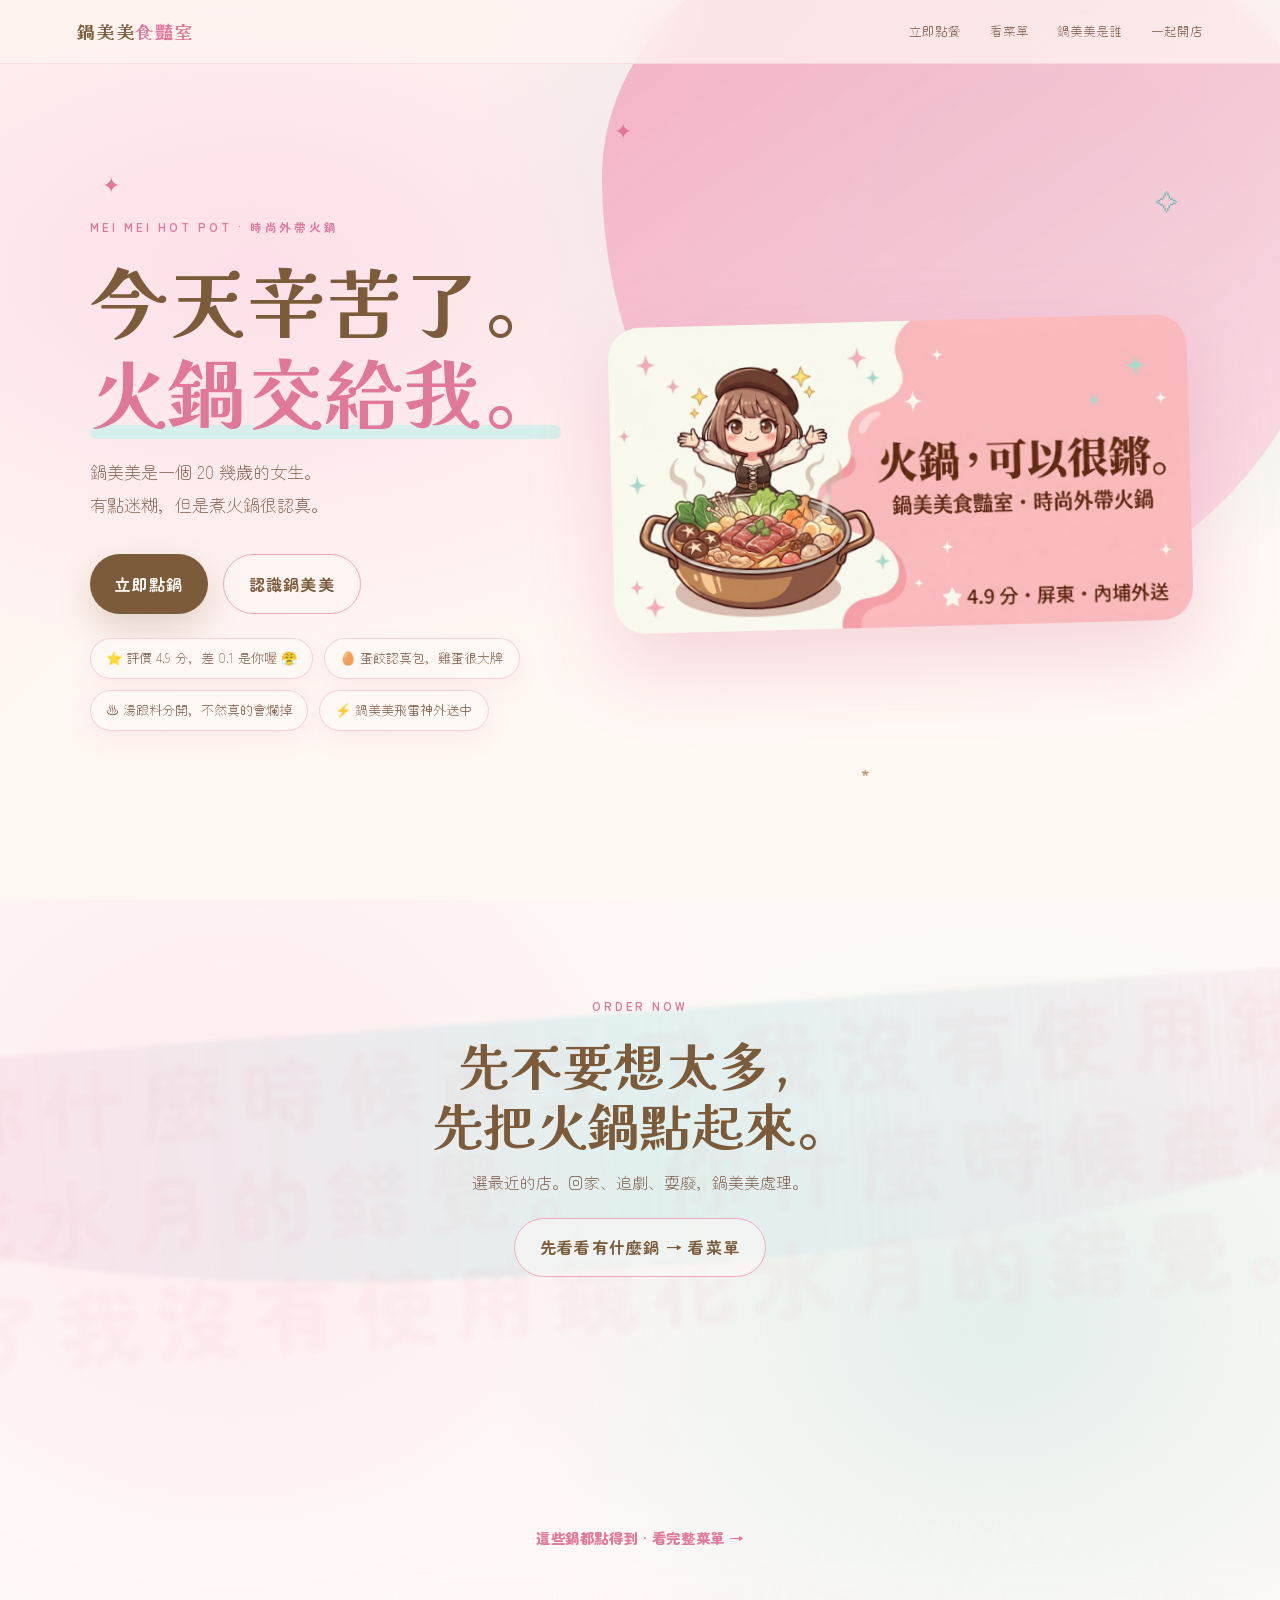
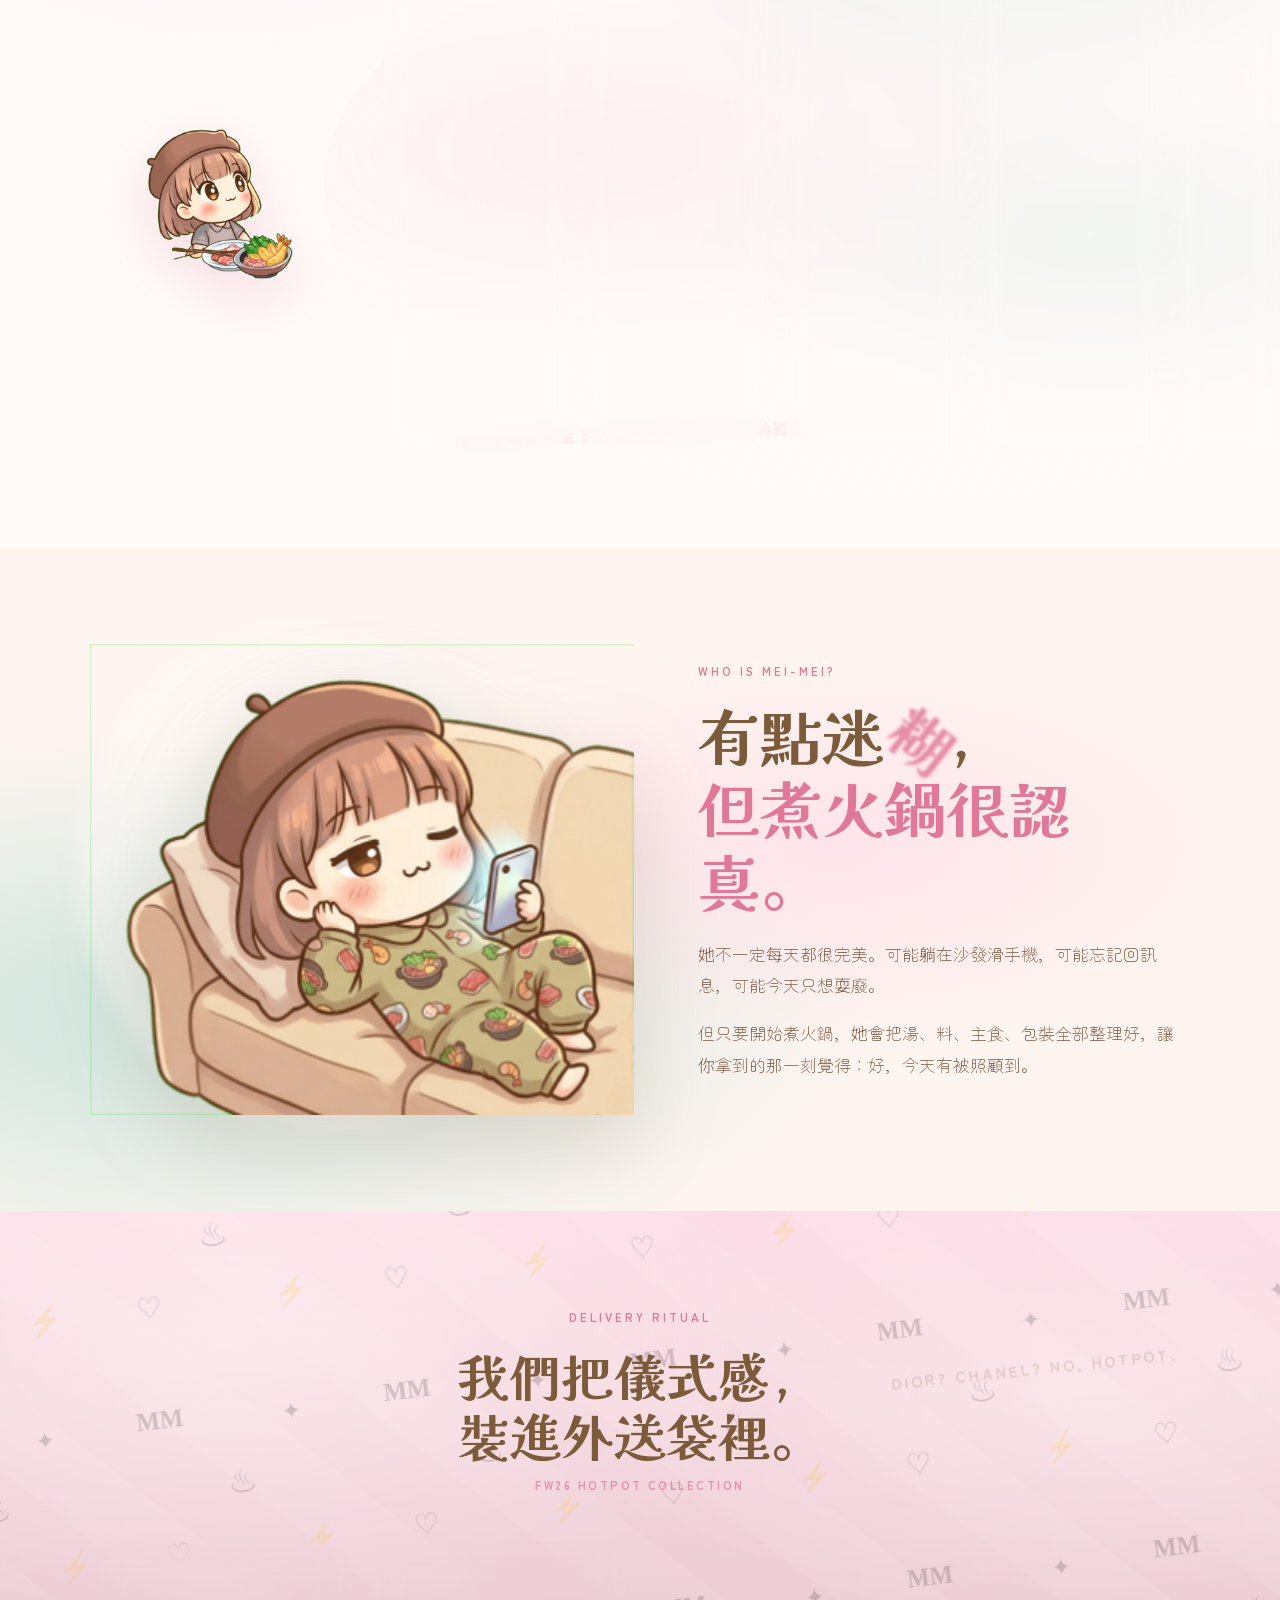
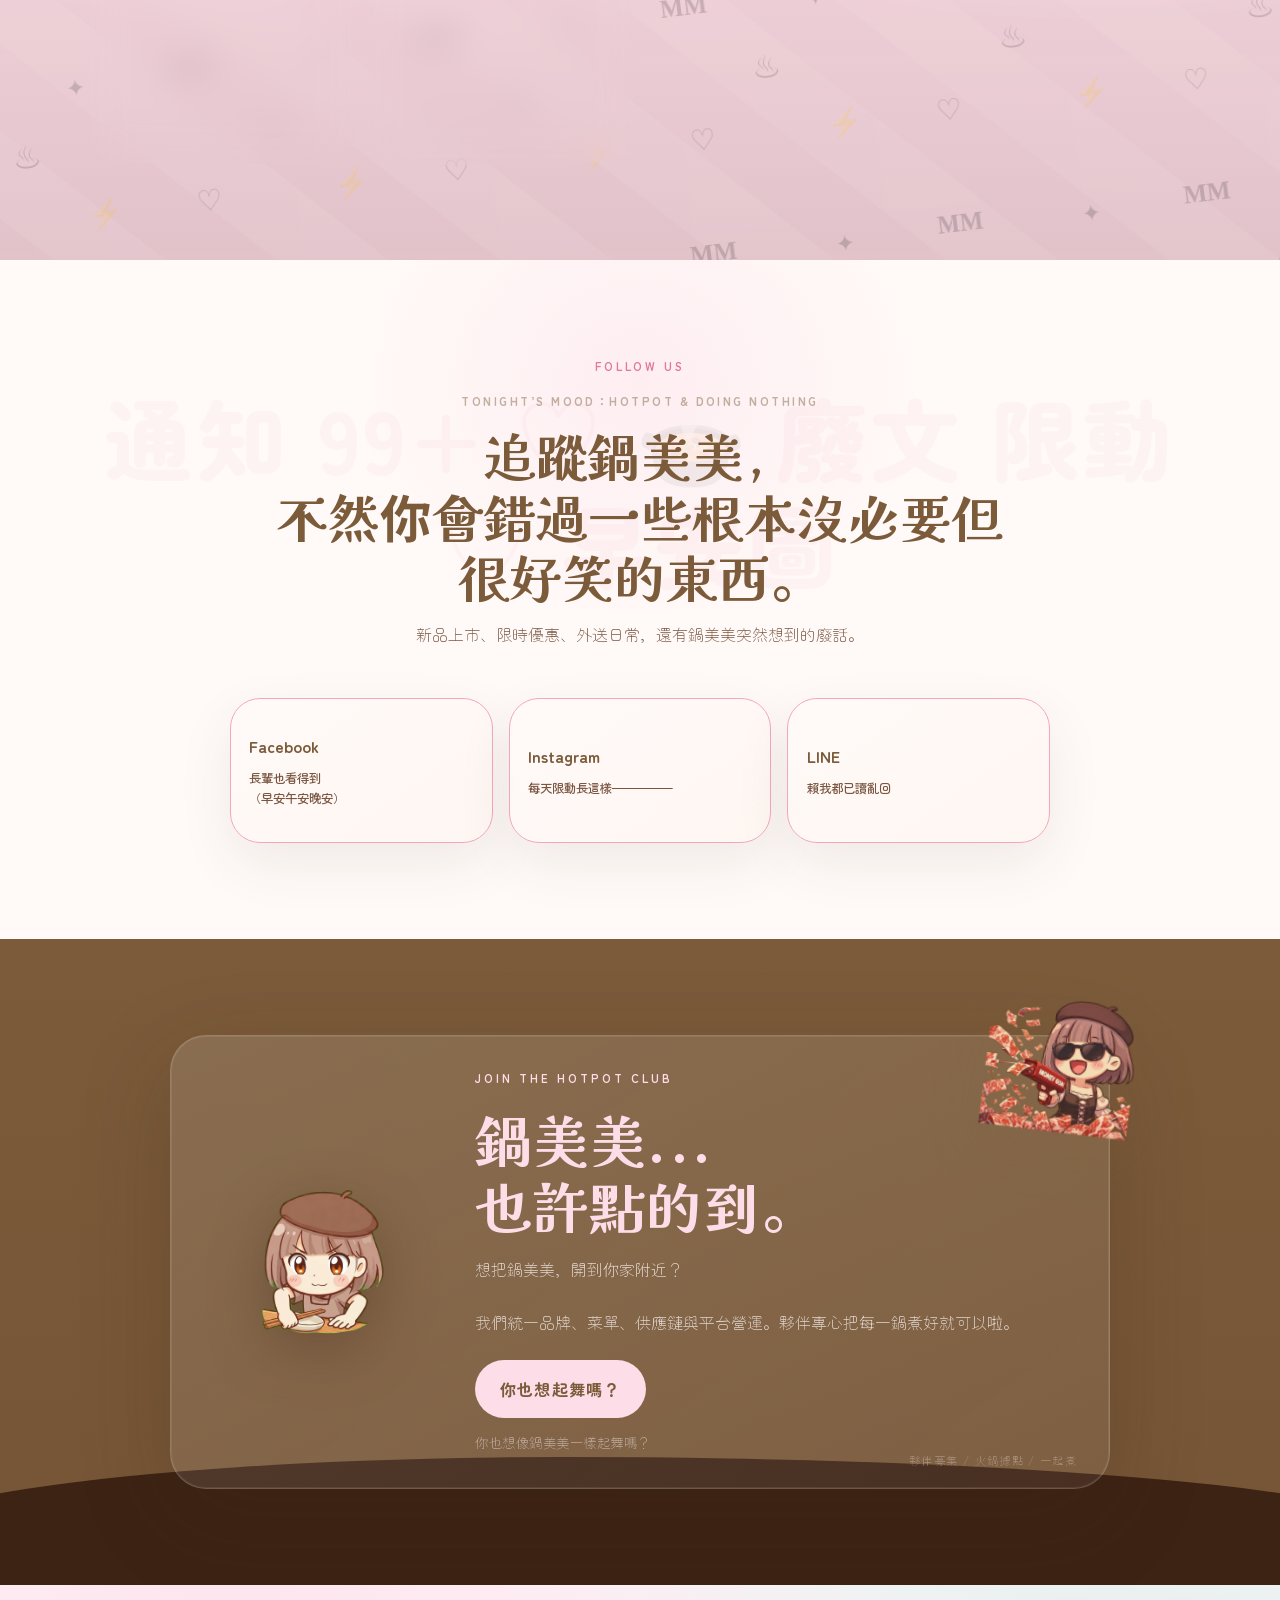
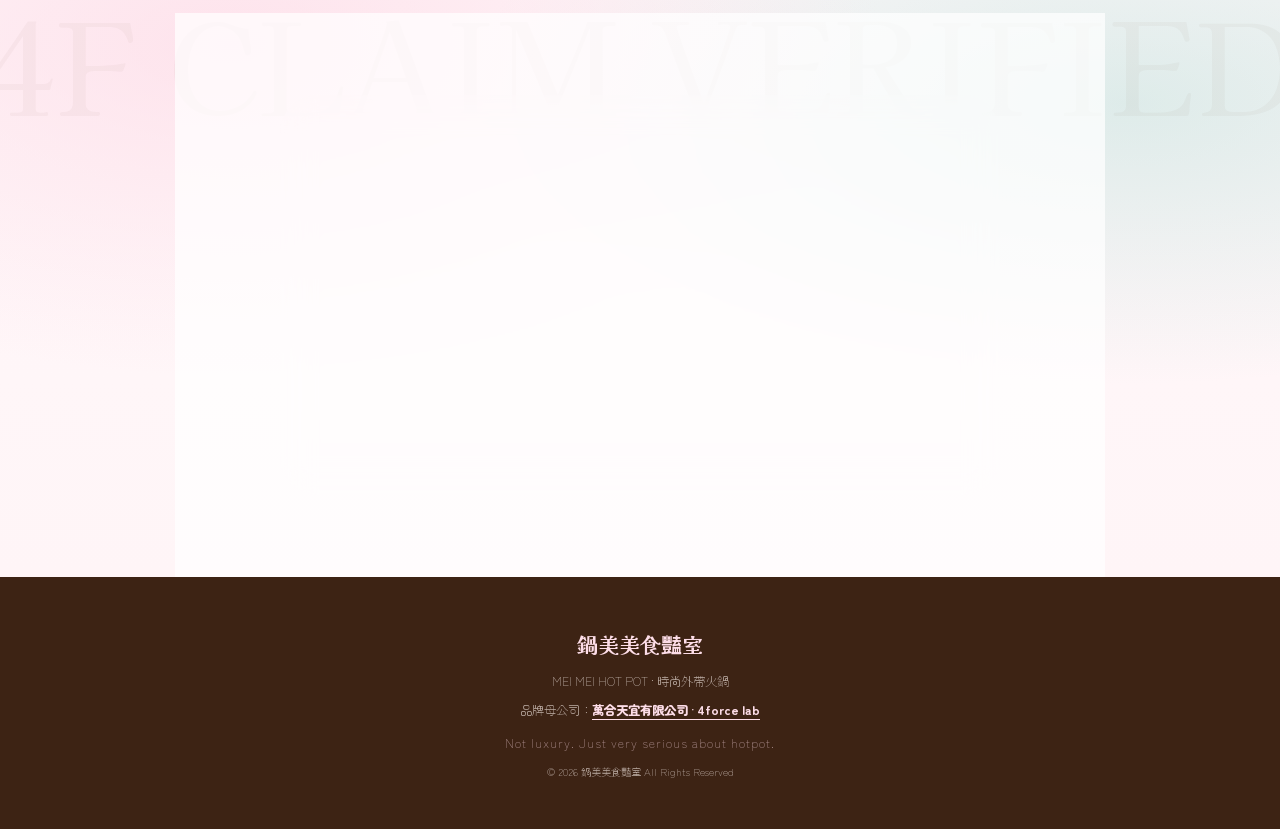
<file: index.html>
<!DOCTYPE html>
<html lang="zh-TW">
<head>
<meta charset="UTF-8">
<meta name="viewport" content="width=device-width, initial-scale=1.0">
<title>鍋美美食豔室｜時尚外帶火鍋・屏東外送・內埔外送</title>
<meta name="description" content="鍋美美食豔室，屏東外帶火鍋品牌。鍋美美是一個有點迷糊、但是煮火鍋很認真的女生。手工蛋餃、燕餃、三分離包裝，今天辛苦了，火鍋交給我。">
<meta name="keywords" content="鍋美美,鍋美美食豔室,屏東火鍋外送,屏東外帶火鍋,內埔火鍋外送,時尚外帶火鍋,foodpanda火鍋,Uber Eats火鍋,火鍋加盟">
<meta name="author" content="鍋美美食豔室 · 萬合天宜有限公司">
<meta name="robots" content="index, follow">
<link rel="canonical" href="https://love.4force.com.tw/">
<meta property="og:type" content="restaurant">
<meta property="og:url" content="https://love.4force.com.tw/">
<meta property="og:title" content="鍋美美食豔室｜今天辛苦了，火鍋交給我">
<meta property="og:description" content="有點迷糊，但煮火鍋很認真。鍋美美食豔室 · 時尚外帶火鍋 · 屏東外送 · 內埔外送。">
<meta property="og:image" content="https://love.4force.com.tw/images/og-image.jpeg">
<meta property="og:image:width" content="1200">
<meta property="og:image:height" content="630">
<meta property="og:locale" content="zh_TW">
<meta property="og:site_name" content="鍋美美食豔室">
<meta name="twitter:card" content="summary_large_image">
<meta name="twitter:title" content="鍋美美食豔室｜時尚外帶火鍋">
<meta name="twitter:description" content="今天辛苦了，火鍋交給我。">
<meta name="twitter:image" content="https://love.4force.com.tw/images/og-image.jpeg">
<!-- 內埔 geo 為人工校正權威值，勿用 Google 自動圖資覆蓋。 -->
<script type="application/ld+json">
{"@context":"https://schema.org","@graph":[{"@type":"Organization","@id":"https://love.4force.com.tw/#org","name":"萬合天宜有限公司","alternateName":["鍋美美食豔室","4force lab"],"url":"https://love.4force.com.tw/","brand":{"@type":"Brand","name":"鍋美美食豔室"}},{"@type":"Restaurant","@id":"https://love.4force.com.tw/#restaurant","name":"鍋美美食豔室．瑞光店","alternateName":["鍋美美","鍋美美食豔室","MEI MEI HOT POT"],"url":"https://love.4force.com.tw/","image":"https://love.4force.com.tw/images/og-image.jpeg","description":"屏東外帶火鍋品牌。手工蛋餃、燕餃，三分離包裝，時尚外帶火鍋。","telephone":"0900-489-893","email":"info@4force.com.tw","address":{"@type":"PostalAddress","streetAddress":"興豐路141-1號","addressLocality":"屏東市","addressRegion":"屏東縣","postalCode":"900","addressCountry":"TW"},"geo":{"@type":"GeoCoordinates","latitude":22.6822886,"longitude":120.5084638},"servesCuisine":["火鍋","台式火鍋","外帶火鍋"],"priceRange":"$$","aggregateRating":{"@type":"AggregateRating","ratingValue":"4.9","reviewCount":"193","bestRating":"5"},"acceptsReservations":false,"parentOrganization":{"@id":"https://love.4force.com.tw/#org"},"hasMenu":{"@id":"https://love.4force.com.tw/menu/#menu"},"sameAs":["https://share.google/1Xc3BCf3MA1b7k8Ts"]},{"@type":"Restaurant","@id":"https://love.4force.com.tw/#store-neipu","name":"鍋美美食豔室．內埔店","alternateName":["鍋美美內埔店","MEI MEI HOT POT Neipu"],"url":"https://love.4force.com.tw/","image":"https://love.4force.com.tw/images/og-image.jpeg","description":"屏東內埔外帶火鍋品牌。鍋美美食豔室全台統一菜單，時尚外帶火鍋。","telephone":"0900-489-893","email":"info@4force.com.tw","address":{"@type":"PostalAddress","streetAddress":"學興路130巷117號","addressLocality":"內埔鄉","addressRegion":"屏東縣","postalCode":"912","addressCountry":"TW"},"geo":{"@type":"GeoCoordinates","latitude":22.6052991,"longitude":120.5654548},"servesCuisine":["火鍋","台式火鍋","外帶火鍋"],"priceRange":"$$","acceptsReservations":false,"parentOrganization":{"@id":"https://love.4force.com.tw/#org"},"hasMenu":{"@id":"https://love.4force.com.tw/menu/#menu"},"sameAs":["https://maps.app.goo.gl/7VXKjo845aJ74RJ2A"]}]}
</script>
<!-- Google tag (gtag.js) -->
<script async src="https://www.googletagmanager.com/gtag/js?id=G-9BXZX8ENMZ"></script>
<script>
  window.dataLayer = window.dataLayer || [];
  function gtag(){dataLayer.push(arguments);}
  gtag('js', new Date());
  gtag('config', 'G-9BXZX8ENMZ');
</script>
<link rel="preconnect" href="https://fonts.googleapis.com">
<link rel="preconnect" href="https://fonts.gstatic.com" crossorigin>
<link href="https://fonts.googleapis.com/css2?family=Zen+Maru+Gothic:wght@400;500;700;900&family=Kaisei+Opti:wght@400;700&family=Noto+Sans+TC:wght@300;400;500;700;900&display=swap" rel="stylesheet">
<link rel="stylesheet" href="css/style.css">

<style>
/* 鍋美美新貼圖掛載：只改 index 就能看到，圖片放 images/ 根目錄 */
.meimei-sticker{position:absolute;z-index:6;pointer-events:none;filter:drop-shadow(0 14px 26px rgba(123,91,58,.22));animation:stickerFloat 4.8s ease-in-out infinite;transform-origin:center;}
.meimei-sticker img{display:block;width:100%;height:auto;border-radius:22px;}
.sticker-star{width:126px;right:4vw;bottom:7vh;transform:rotate(6deg);}
.sticker-surprise{width:112px;left:3vw;top:10%;animation-delay:.5s;}
.sticker-cozy{width:155px;right:5vw;bottom:7%;animation-delay:.9s;}
.sticker-noodle{width:145px;left:6vw;bottom:12%;animation-delay:1.1s;}
.sticker-dog{width:108px;right:8vw;top:8%;animation-delay:.4s;}
.sticker-money{width:170px;right:-20px;top:-42px;transform:rotate(9deg);animation:stickerFloat 4.2s ease-in-out infinite, stickerWiggle 3.2s steps(2,end) infinite;}
.sticker-silly{width:96px;left:4vw;top:42%;opacity:.92;animation-delay:1.4s;}
.sticker-jojo{width:92px;right:22px;bottom:18px;opacity:0;transform:scale(.85) rotate(-8deg);transition:.25s ease;}
.nav-logo:hover ~ .sticker-jojo, body.logo-awaken .sticker-jojo{opacity:1;transform:scale(1) rotate(-3deg);}
.hero,.order,.mood,.ritual,.social,.franchise,footer{position:relative;overflow:hidden;}
@keyframes stickerFloat{0%,100%{translate:0 0}50%{translate:0 -10px}}
@keyframes stickerWiggle{0%,92%,100%{rotate:0deg}94%{rotate:2deg}96%{rotate:-2deg}98%{rotate:1deg}}
@media(max-width:768px){.sticker-star{width:92px;right:2vw;bottom:14vh}.sticker-surprise{width:82px;top:2%;left:1vw}.sticker-cozy{width:108px;right:-6px;bottom:2%}.sticker-noodle{width:96px;left:-8px;bottom:2%}.sticker-dog{width:82px;right:2vw;top:2%}.sticker-money{width:112px;right:-18px;top:-24px}.sticker-silly{display:none}.sticker-jojo{width:70px}}
</style>

</head>
<body>
<nav class="nav">
  <a class="nav-logo" href="#hero">鍋美美<span>食豔室</span></a>
  <div class="nav-links">
    <a href="#order">立即點餐</a>
    <a href="/menu/">看菜單</a>
    <a href="#mood">鍋美美是誰</a>
    <a href="#franchise">一起開店</a>
  </div>
</nav>
<div class="mobile-bar">
  <a class="mobile-order" href="#order">立即點餐</a>
  <a class="mobile-menu-link" href="/menu/">看菜單</a>
</div>

<section id="hero" class="hero melt-bg">
  <div class="hero-copy reveal">
    <p class="eyebrow">MEI MEI HOT POT · 時尚外帶火鍋</p>
    <h1>今天辛苦了。<br><span>火鍋交給我。</span></h1>
    <p class="hero-lead">鍋美美是一個 20 幾歲的女生。<br>有點迷糊，但是煮火鍋很認真。</p>
    <div class="hero-actions">
      <a class="btn primary" href="#order">立即點鍋</a>
      <a class="btn ghost" href="#mood">認識鍋美美</a>
    </div>
    <div class="proof-strip">
      <span>⭐ 評價 4.9 分，差 0.1 是你喔 😤</span>
      <span>🥚 蛋餃認真包，雞蛋很大牌</span>
      <span>♨ 湯跟料分開，不然真的會爛掉</span>
      <span>⚡ 鍋美美飛雷神外送中</span>
    </div>
  </div>
  <div class="hero-art reveal">
    <div class="cream-orbit"></div>
    <span class="hero-card3d"><img src="images/og-image.jpeg" alt="火鍋，可以很鏘。鍋美美食豔室"></span>
  </div>
  <span class="sugar s1">✦</span><span class="sugar s2">✧</span><span class="sugar s3">⋆</span><span class="sugar s4">✦</span>
</section>

<section id="order" class="order section-white">
  <div class="section-head reveal">
    <p class="eyebrow">ORDER NOW</p>
    <h2>先不要想太多，<br>先把火鍋點起來。</h2>
    <p>選最近的店。回家、追劇、耍廢，鍋美美處理。</p>
    <div class="order-menu-link">
      <a class="btn ghost" href="/menu/">先看看有什麼鍋 → 看菜單</a>
    </div>
  </div>

  <!-- 菜單彈幕：點一顆口味 → 就地彈出那道鍋的抽卡氣泡（不跳頁，由 main.js 接 data/menu-bubble.json）。
       雙排反向流動。品名取自 data/menu-master.json 的 display_name（手選代表作；菜單大改時回來補）。 -->
  <div class="menu-marquee">
    <div class="marquee-viewport">
      <div class="marquee-track t-left">
        <div class="marquee-set">
          <span class="mq-chip">美美原味鍋</span><span class="mq-chip">牛頭沙茶鍋</span><span class="mq-chip">牧場牛奶鍋</span><span class="mq-chip">清邁椰奶鍋</span><span class="mq-chip">馥郁南瓜鍋</span><span class="mq-chip">南洋咖哩鍋</span><span class="mq-chip">韓式泡菜鍋</span><span class="mq-chip">西西里紅醬番茄鍋</span><span class="mq-chip">秘製麻辣鍋</span><span class="mq-chip">天香孜然鍋</span><span class="mq-chip">正宗東北酸白菜豬肉鍋</span><span class="mq-chip">霸總的胸膛</span><span class="mq-chip">療癒壽喜風味鍋</span><span class="mq-chip">皮蛋火鍋肉片粥</span><span class="mq-chip">煙燻豬耳朵</span>
        </div>
      </div>
      <div class="marquee-track t-right">
        <div class="marquee-set">
          <span class="mq-chip">剝皮辣椒味噌鍋</span><span class="mq-chip">泰式酸辣鍋</span><span class="mq-chip">爆腹除餓鍋</span><span class="mq-chip">麻辣燙燙</span><span class="mq-chip">火鍋料我都要</span><span class="mq-chip">鬆倒菜菜脂</span><span class="mq-chip">正宗東北酸白菜牛肉鍋</span><span class="mq-chip veg">(素)美美原味鍋 🌱</span><span class="mq-chip veg">(素)南洋咖哩鍋 🌱</span><span class="mq-chip veg">(素)牧場牛奶鍋 🌱</span><span class="mq-chip veg">黃金泡菜 🌱</span><span class="mq-chip">玉米火鍋肉片粥</span><span class="mq-chip">逐玉雙蛋粥</span><span class="mq-chip">沙茶皮蛋肉片粥</span><span class="mq-chip veg">黃金金針菇 🌱</span>
        </div>
      </div>
    </div>
    <a class="marquee-cta" href="/menu/">這些鍋都點得到 · 看完整菜單 →</a>
  </div>

  <div class="order-stage">
    <div class="order-girl reveal"><img src="images/order-look.png" alt="鍋美美等你點餐"></div>
    <div class="store-grid">
      <article class="store-card reveal active rarity-ssr">
        <i class="card-shine" aria-hidden="true"></i>
        <div class="card-rarity">SSR</div>
        <div class="store-region">RUEIGUAN<span class="fallen-g">G</span></div>
        <div class="store-top"><strong>瑞光店</strong><span>營業中</span></div>
        <p>屏東市興豐路 141-1 號</p>
        <div class="store-links">
          <a class="panda" href="https://www.foodpanda.com.tw/restaurant/lt4o/guo-mei-mei-shi-yan-shi" target="_blank">foodpanda</a>
          <a class="uber" href="https://www.ubereats.com/tw/store/%E9%8D%8B%E7%BE%8E%E7%BE%8E%E9%A3%9F%E8%B1%94%E5%AE%A4/6P_fXGkYWbiSCzmJSIKgjg" target="_blank">Uber Eats</a>
          <a class="self" href="https://shop.ichefpos.com/store/6y9NXQn8/ordering" target="_blank">自取點餐</a>
          <a class="map" href="https://share.google/1Xc3BCf3MA1b7k8Ts" target="_blank">Google 地圖</a>
        </div>
      </article>
      <article class="store-card reveal active rarity-ssr grand-open neipu-open">
        <i class="card-shine" aria-hidden="true"></i>
        <div class="opening-confetti" aria-hidden="true">✦ ✧ ✦</div>
        <div class="card-rarity">SSR</div>
        <div class="store-region">NEIPU</div>
        <div class="store-top"><strong>內埔店</strong><span>盛大開幕</span></div>
        <p>屏東縣內埔鄉學興路130巷117號｜美和科技大學、全聯、寶雅生活圈</p>
        <div class="store-links">
          <a class="panda" href="https://www.foodpanda.com.tw/restaurant/nbbm/guo-mei-mei-shi-yan-shi-nei-bu-dian" target="_blank">foodpanda</a>
          <a class="uber" href="https://www.ubereats.com/store/%E9%8D%8B%E7%BE%8E%E7%BE%8E%E9%A3%9F%E8%89%B7%E5%AE%A4-%E5%85%A7%E5%9F%94%E5%BA%97/LGXhWkXXWKOTvGIhKpdJHA?utm_source=wok" target="_blank">Uber Eats</a>
          <a class="self" href="https://shop.ichefpos.com/store/ONnWc0J2/ordering" target="_blank">自取點餐</a>
          <a class="map" href="https://maps.app.goo.gl/7VXKjo845aJ74RJ2A" target="_blank">Google 地圖</a>
        </div>
      </article>
      <article class="store-card reveal soft rarity-r">
        <i class="card-shine" aria-hidden="true"></i>
        <div class="card-rarity r">R</div>
        <div class="store-region">TAINAN</div>
        <div class="store-top"><strong>台南店</strong><span>11 月籌備</span></div>
        <p>南部弄假牙，火鍋繼續鏘。</p>
        <div class="coming">籌備中</div>
      </article>
      <article class="store-card reveal recruit pirate rarity-new">
        <i class="card-shine" aria-hidden="true"></i>
        <div class="card-rarity r">NEW</div>
        <div class="store-region">DONGGANG</div>
        <div class="store-top"><strong>東港</strong><span>夥伴募集中</span></div>
        <p>🍲 東港鍋美美海賊團準備出發</p>
        <div class="coming">一起上船</div>
      </article>
      <article class="store-card reveal recruit ninja rarity-new">
        <i class="card-shine" aria-hidden="true"></i>
        <div class="card-rarity r">NEW</div>
        <div class="store-region">CHAOZHOU</div>
        <div class="store-top"><strong>潮州</strong><span>夥伴募集中</span></div>
        <p>⚡ 潮州鍋美美多重影分身術學習中</p>
        <div class="coming">召喚通靈獸</div>
      </article>
    </div>
  </div>
</section>

<section id="mood" class="mood melt-bg-2">
  <div class="mood-art reveal"><img src="images/social.png" alt="鍋美美躺沙發"></div>
  <div class="mood-copy reveal">
    <p class="eyebrow">WHO IS MEI-MEI?</p>
    <h2>有點迷<span class="blurry-char">糊</span>，<br><span>但煮火鍋很認真。</span></h2>
    <p>她不一定每天都很完美。可能躺在沙發滑手機，可能忘記回訊息，可能今天只想耍廢。</p>
    <p>但只要開始煮火鍋，她會把湯、料、主食、包裝全部整理好，讓你拿到的那一刻覺得：好，今天有被照顧到。</p>
  </div>
</section>

<section class="ritual section-pink">
  <div class="section-head reveal">
    <p class="eyebrow">DELIVERY RITUAL</p>
    <h2>我們把儀式感，<br>裝進外送袋裡。</h2>
    <p class="editorial-note">FW26 HOTPOT COLLECTION</p>
  </div>
  <div class="ritual-grid">
    <div class="ritual-card reveal"><span>01</span><h3>湯、料、主食三分離</h3><p>湯跟料混一起真的母湯。</p></div>
    <div class="ritual-card reveal handmade"><span>02</span><h3>手工蛋餃、燕餃、魚餃</h3><p>不是手工的我可是不吃的～哦</p></div>
    <div class="ritual-card reveal bag"><span>03</span><h3>外送保溫袋</h3><p>今天的鍋，背哪一咖包呢？？</p></div>
    <div class="ritual-card reveal safezone"><span>04</span><h3>安全區確認</h3><p>安全區縮小中，鍋美美加速前進。<br><em>先不要死掉。</em></p></div>
  </div>
</section>


<section id="social" class="social section-white">
  <div class="section-head reveal">
    <p class="eyebrow">FOLLOW US</p>
    <p class="editorial-note">Tonight’s Mood：Hotpot & Doing Nothing</p>
    <h2>追蹤鍋美美，<br>不然你會錯過一些根本沒必要但很好笑的東西。</h2>
    <p>新品上市、限時優惠、外送日常，還有鍋美美突然想到的廢話。</p>
  </div>
  <div class="social-buttons reveal app-grid">
    <a href="https://www.facebook.com/hotpotmeimei?locale=zh_TW" target="_blank"><strong>Facebook</strong><span>長輩也看得到<br>（早安午安晚安）</span></a>
    <a href="https://www.instagram.com/meimeihotpot/" target="_blank"><strong>Instagram</strong><span>每天限動長這樣—————</span></a>
    <a href="https://line.me/R/ti/p/@meimeihotpot" target="_blank"><strong>LINE</strong><span>賴我都已讀亂回</span></a>
  </div>
</section>

<section id="franchise" class="franchise section-brown">
  <div class="franchise-card reveal">
    <span class="meimei-sticker sticker-money"><img src="images/meimei-sticker-08-nobg.png" alt="鍋美美灑肉片"></span>
    <img src="images/franchise-serious.png" alt="鍋美美加盟">
    <div>
      <p class="eyebrow">JOIN THE HOTPOT CLUB</p>
      <h2>鍋美美...<br>也許點的到。</h2>
      <p>想把鍋美美，開到你家附近？</p>
      <p>我們統一品牌、菜單、供應鏈與平台營運。夥伴專心把每一鍋煮好就可以啦。</p>
      <a class="btn light rebel auto-rebel" href="https://www.4force.com.tw" target="_blank"><span>看看合作</span></a>
      <small class="madara">你也想像鍋美美一樣起舞嗎？</small>
    </div>
  </div>
</section>


<!-- 4F CLAIM VERIFIED -->
<section class="claim-verified" id="claim-verified">
  <div class="claim-card reveal" onclick="openClaimModal()" role="button" tabindex="0" aria-label="查看 4F Claim-Verified 驗證內容">
    <div class="claim-badge">✓ 4F Claim-Verified</div>
    <h3>鍋美美真的有被驗，<br>不是自己在那邊講。</h3>
    <p>不是評高低，是驗你說到做到。</p>
    <div class="claim-tags">
      <span>Insight</span>
      <span>Creativity</span>
      <span>Execution</span>
    </div>
  </div>
</section>

<div class="claim-modal" id="claimModal" aria-hidden="true">
  <div class="claim-modal-box" role="dialog" aria-modal="true" aria-label="4F Claim-Verified 驗證內容">
    <button class="claim-close" onclick="closeClaimModal()" aria-label="關閉">×</button>
    <div class="claim-mini">4force lab Claim-Verified</div>
    <h2>不是評高低，<br>是驗你說到做到。</h2>
    <p class="claim-copy">鍋美美食豔室為 4F Claim-Verified 示範驗證案例。</p>
    <div class="claim-list">
      <div class="claim-item">✓ 100% 採用品牌雞蛋</div>
      <div class="claim-item">✓ 100% 開立發票</div>
      <div class="claim-item">✓ 供應來源可追溯</div>
      <div class="claim-item">✓ 外送三分離體驗符合品牌主張</div>
    </div>
    <div class="claim-footer">驗證單位：萬合天宜有限公司｜4force lab</div>
    <a class="claim-link" href="https://www.4force.com.tw" target="_blank" rel="noopener">查看 Claim-Verified 計畫 →</a>
  </div>
</div>

<!--
╔══════════════════════════════════════════════════════════════╗
║                                                              ║
║   喂喂，這裡是煮火鍋的地方。                                  ║
║   你進來 DevTools 幹嘛？                                      ║
║                                                              ║
║   點餐在前面 👉 love.4force.com.tw/#order                    ║
║                                                              ║
║   ——還是說，你想加盟？                                        ║
║   加盟專線：0900-489-893                                     ║
║   母公司：https://www.4force.com.tw                          ║
║                                                              ║
║   我們很鏘，但我們也很需要你。                                ║
║                                                              ║
║   4force lab × 鍋美美食豔室                                  ║
║   info@4force.com.tw                                         ║
║                                                              ║
╚══════════════════════════════════════════════════════════════╝
-->

<footer>
  <strong>鍋美美食豔室</strong>
  <span>MEI MEI HOT POT · 時尚外帶火鍋</span>
  <span>品牌母公司：<a class="footer-link" href="https://www.4force.com.tw" target="_blank" rel="noopener">萬合天宜有限公司 · 4force lab</a></span>
  <span class="footer-editorial">Not luxury. Just very serious about hotpot.</span>
  <small>© 2026 鍋美美食豔室 All Rights Reserved</small>
  <span class="meimei-sticker sticker-jojo"><img src="images/meimei-sticker-05.png" alt="鍋美美覺醒彩蛋"></span>
</footer>
<script src="js/main.js"></script>
<script>
(function(){
  try {
    console.log('%c鍋美美食豔室｜DevTools 彩蛋', 'background:#7B553A;color:#fff;padding:8px 14px;border-radius:999px;font-size:14px;font-weight:bold;');
    console.log(`
喂喂，這裡是煮火鍋的地方。

你躲來 Console 幹嘛？

點餐在前面 👉 https://love.4force.com.tw/#order

——還是說，你想加盟？
加盟專線：0900-489-893
母公司：https://www.4force.com.tw

我們很鏘，但我們也很需要你。

偷偷說：連點左上 LOGO 7 下，鍋美美會覺醒。
`);
  } catch(e) {}
})();
</script>

</body>
</html>
</file>
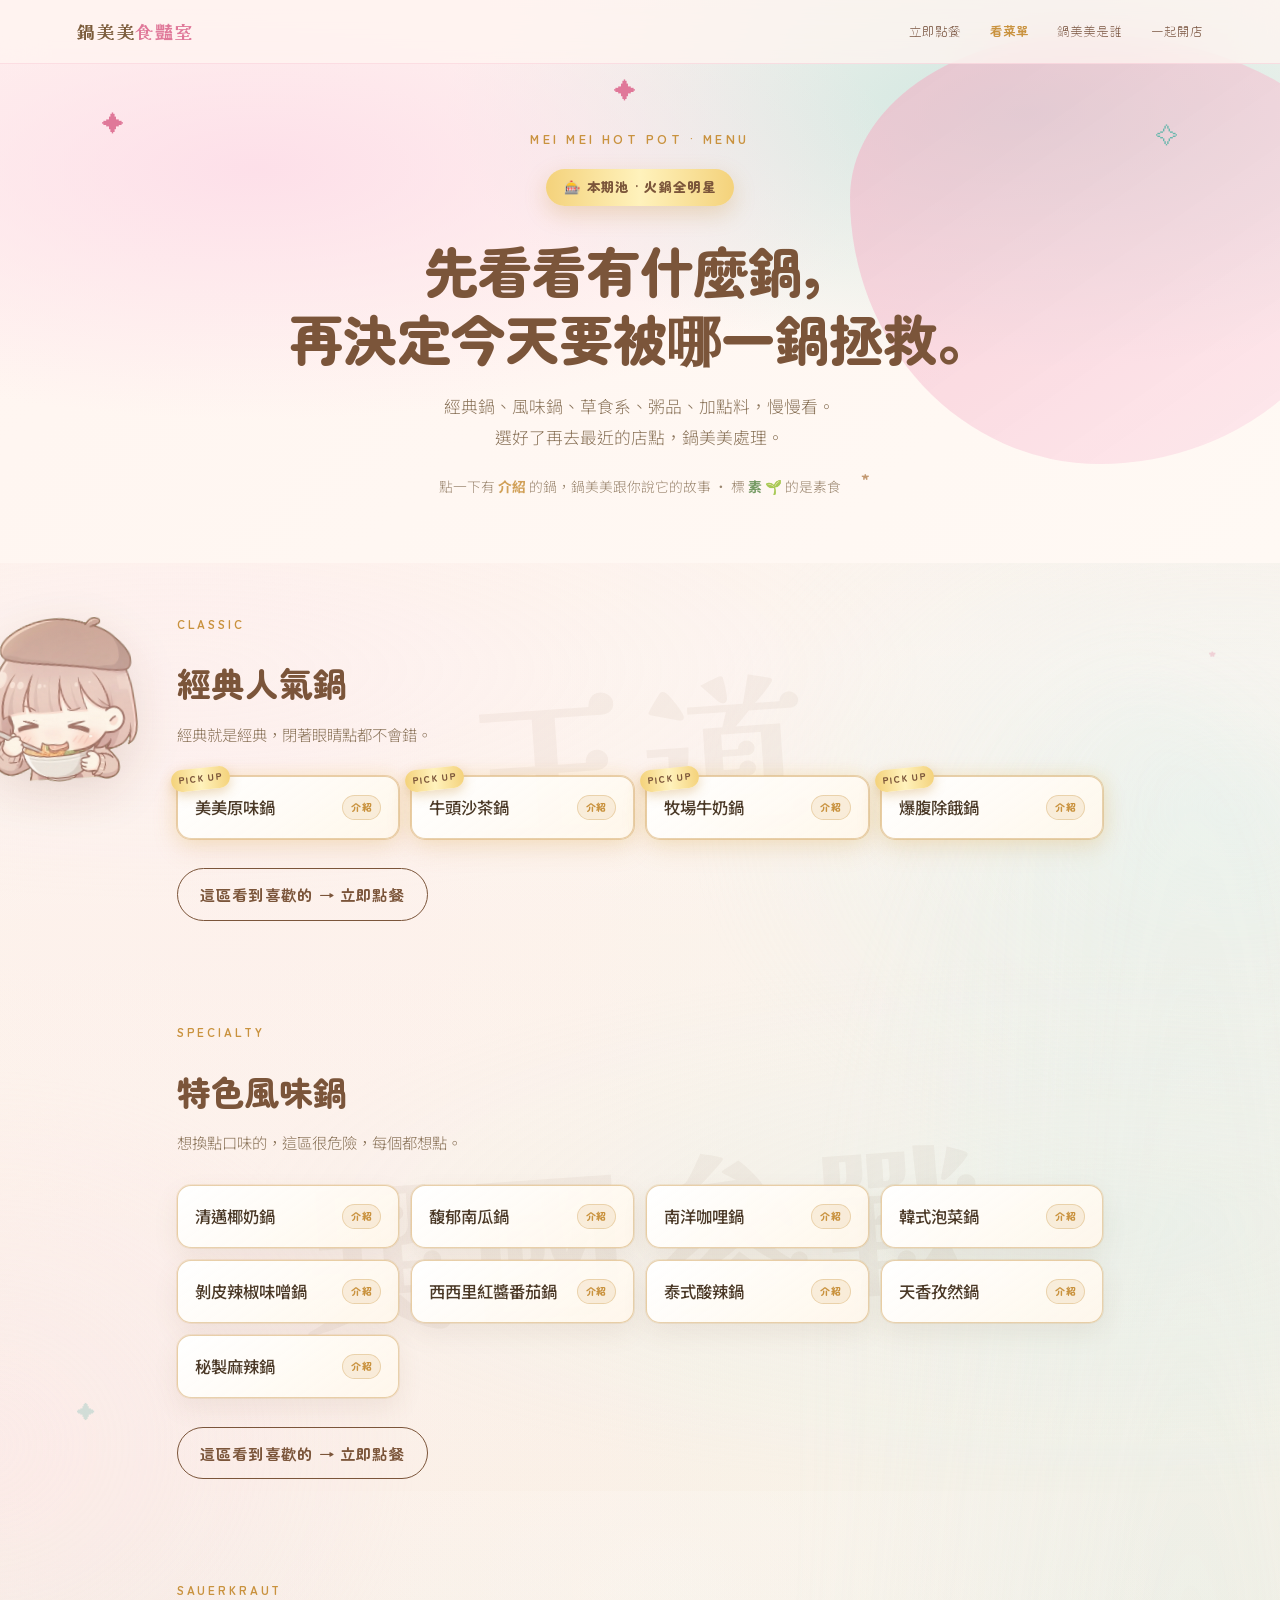
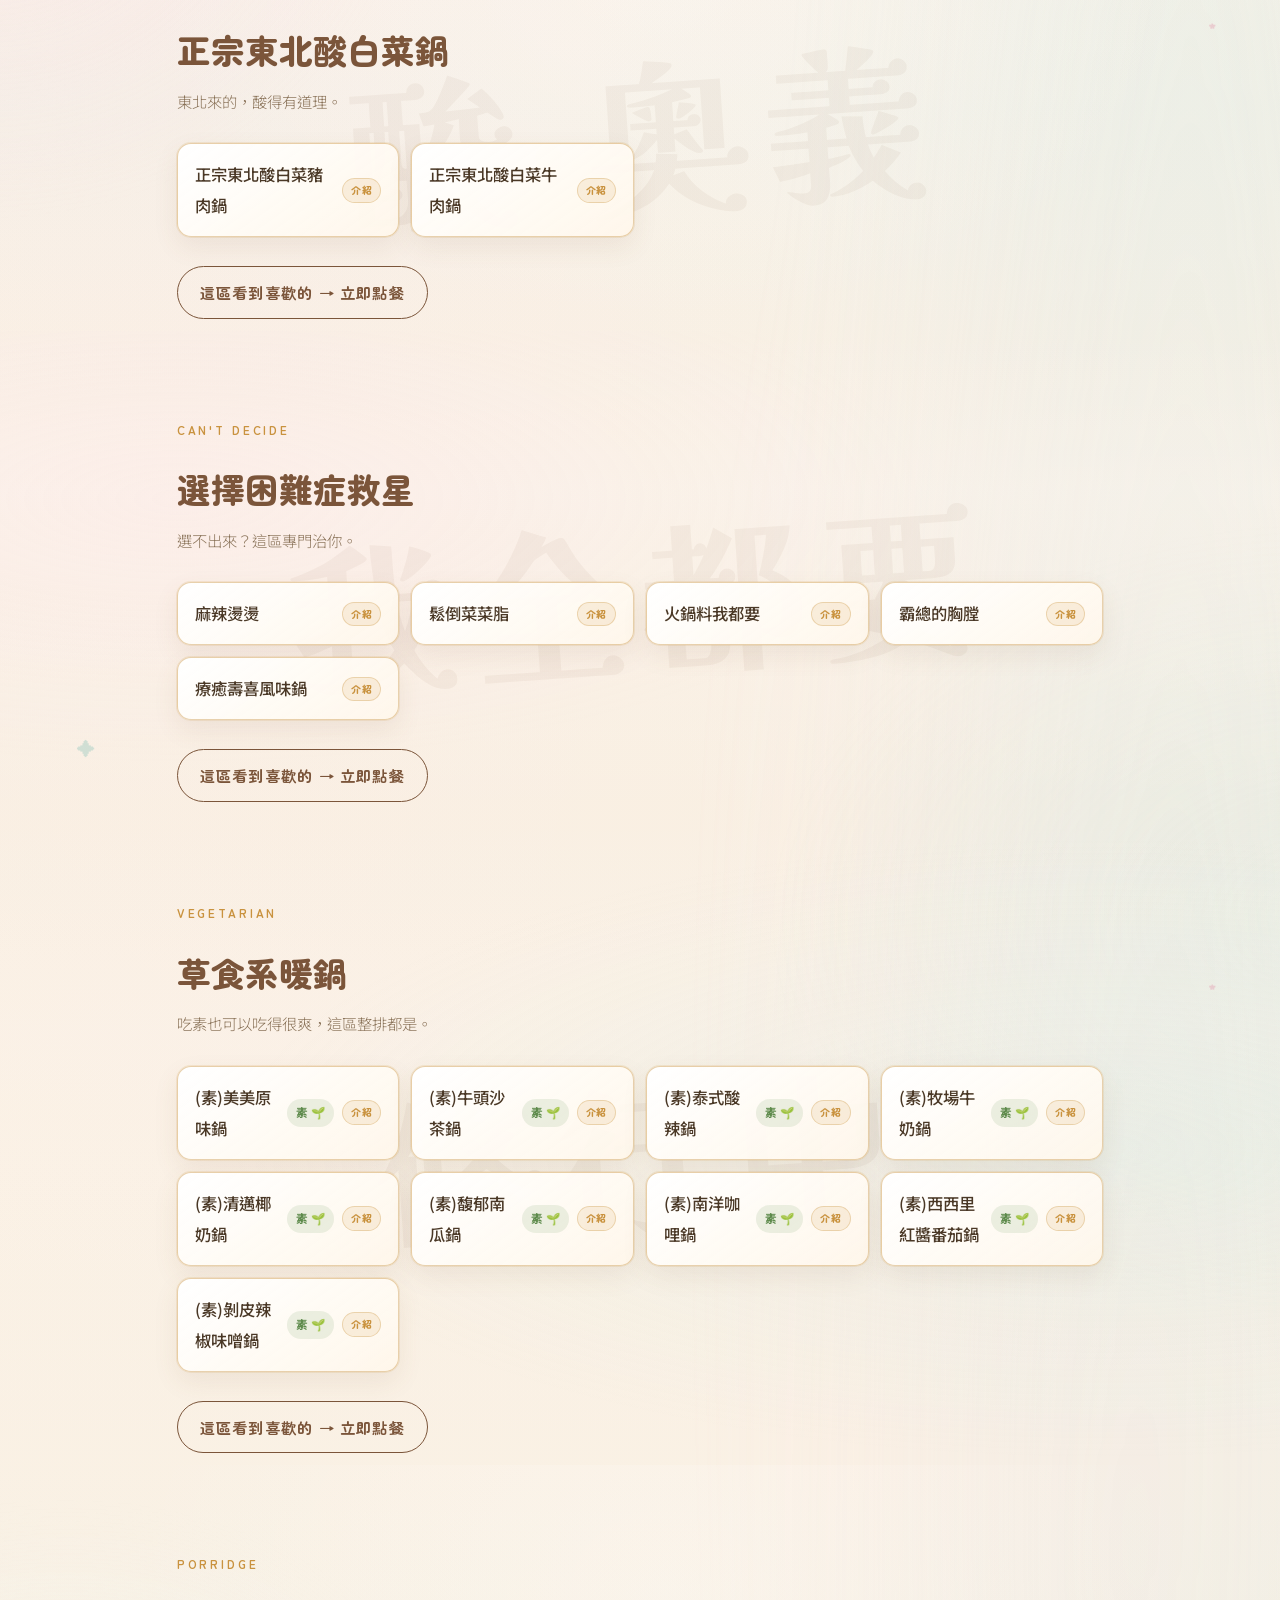
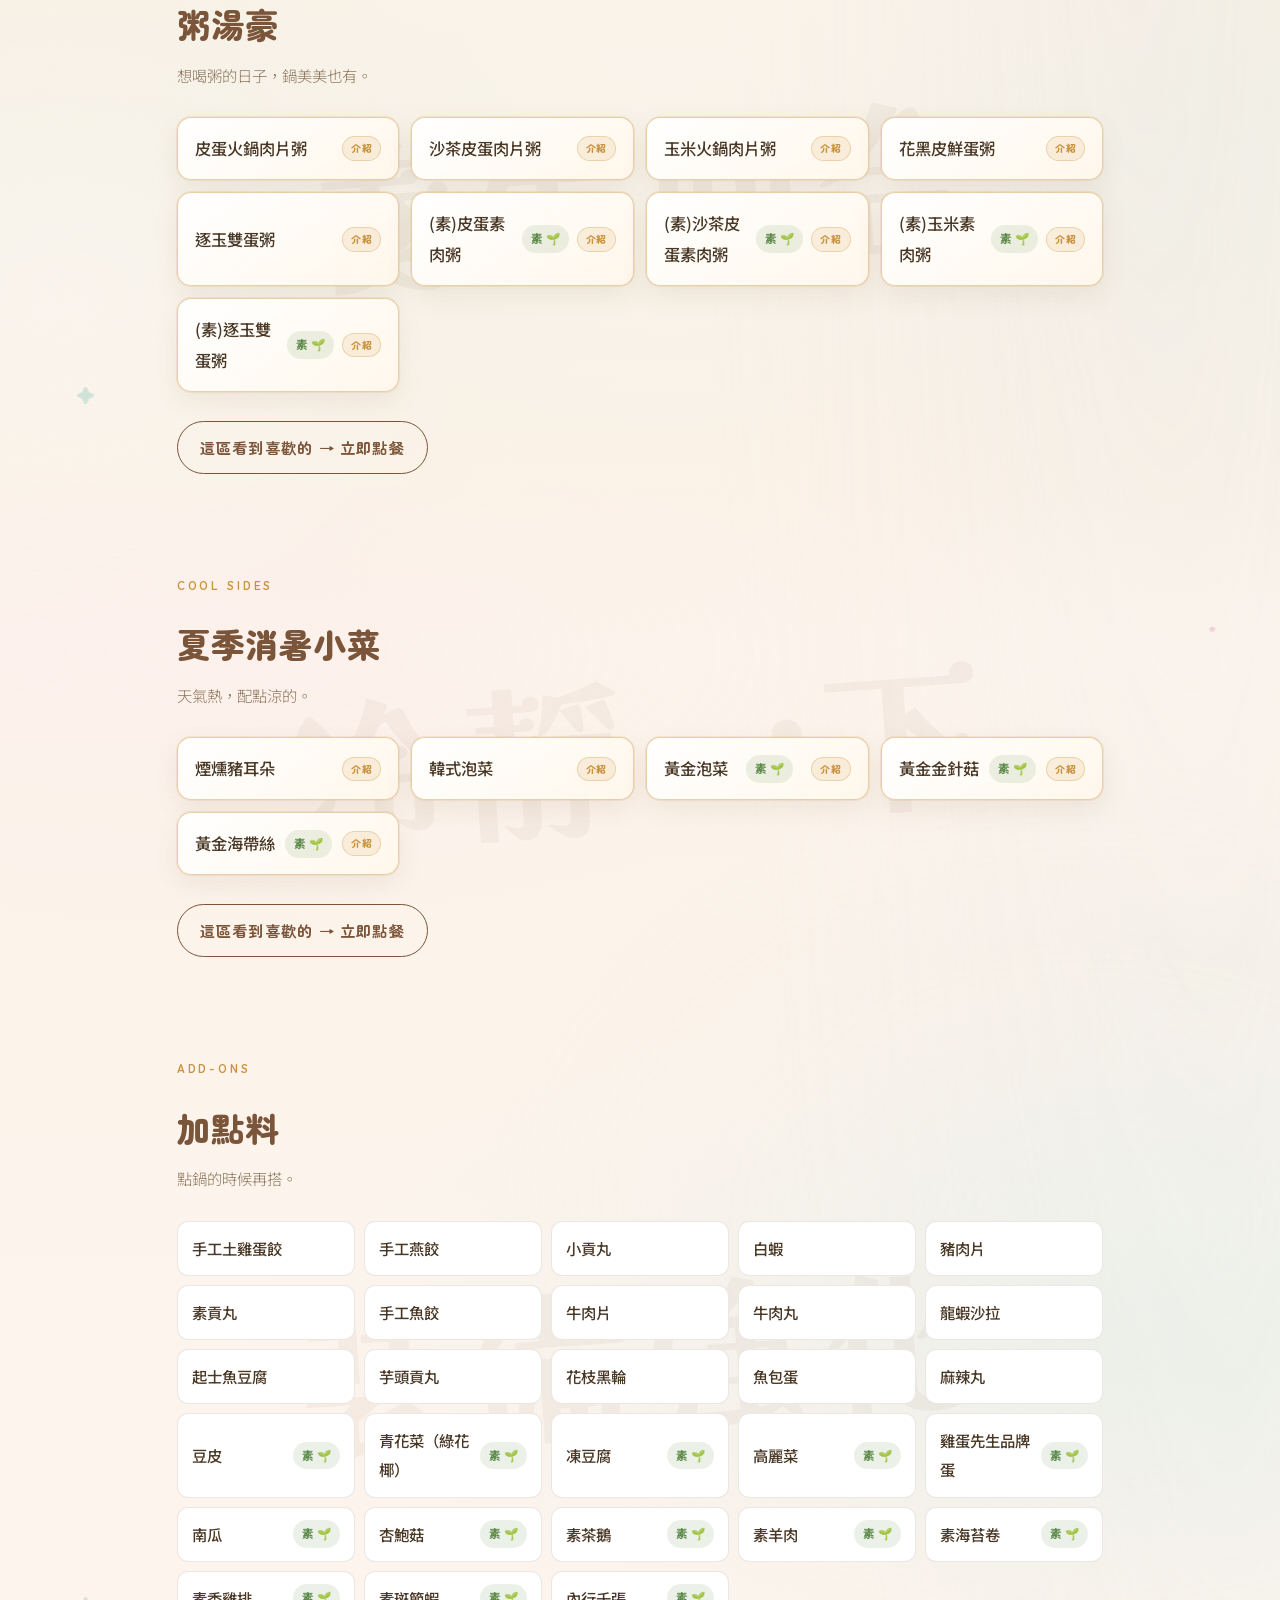
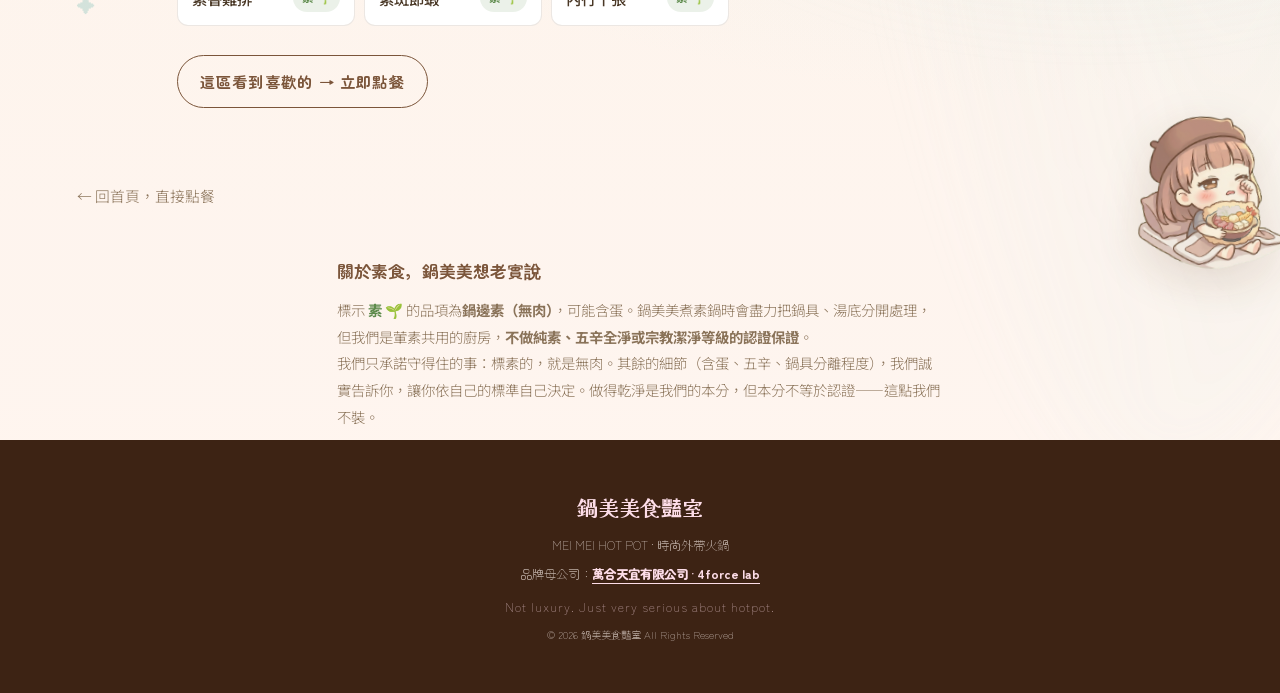
<file: menu/index.html>
<!DOCTYPE html>
<html lang="zh-TW">
<head>
<meta charset="UTF-8">
<meta name="viewport" content="width=device-width, initial-scale=1.0">
<title>菜單｜鍋美美食豔室・時尚外帶火鍋・屏東外送</title>
<meta name="description" content="鍋美美食豔室完整菜單：經典人氣鍋、特色風味鍋、東北酸白菜鍋、草食系暖鍋、粥品、消暑小菜與加點料。素食標記清楚。今天辛苦了，火鍋交給我。">
<meta name="keywords" content="鍋美美菜單,鍋美美火鍋菜單,屏東外帶火鍋菜單,素食火鍋,內埔火鍋外送,時尚外帶火鍋">
<meta name="author" content="鍋美美食豔室 · 萬合天宜有限公司">
<meta name="robots" content="index, follow">
<link rel="canonical" href="https://love.4force.com.tw/menu/">
<meta property="og:type" content="website">
<meta property="og:url" content="https://love.4force.com.tw/menu/">
<meta property="og:title" content="菜單｜鍋美美食豔室">
<meta property="og:description" content="鍋美美完整菜單。經典鍋、風味鍋、草食系、粥品、加點料，素食標記清楚。">
<meta property="og:image" content="https://love.4force.com.tw/images/og-image.jpeg">
<meta property="og:locale" content="zh_TW">
<meta property="og:site_name" content="鍋美美食豔室">
<meta name="twitter:card" content="summary_large_image">
<meta name="twitter:title" content="菜單｜鍋美美食豔室">
<meta name="twitter:image" content="https://love.4force.com.tw/images/og-image.jpeg">

<script type="application/ld+json">
{"@context":"https://schema.org","@type":"Menu","@id":"https://love.4force.com.tw/menu/#menu","name":"鍋美美食豔室 菜單","inLanguage":"zh-TW","hasMenuSection":[{"@type":"MenuSection","name":"經典人氣鍋","hasMenuItem":[{"@type":"MenuItem","name":"美美原味鍋"},{"@type":"MenuItem","name":"牛頭沙茶鍋"},{"@type":"MenuItem","name":"牧場牛奶鍋"},{"@type":"MenuItem","name":"爆腹除餓鍋"}]},{"@type":"MenuSection","name":"特色風味鍋","hasMenuItem":[{"@type":"MenuItem","name":"清邁椰奶鍋"},{"@type":"MenuItem","name":"馥郁南瓜鍋"},{"@type":"MenuItem","name":"南洋咖哩鍋"},{"@type":"MenuItem","name":"韓式泡菜鍋"},{"@type":"MenuItem","name":"剝皮辣椒味噌鍋"},{"@type":"MenuItem","name":"西西里紅醬番茄鍋"},{"@type":"MenuItem","name":"泰式酸辣鍋"},{"@type":"MenuItem","name":"天香孜然鍋"},{"@type":"MenuItem","name":"秘製麻辣鍋"}]},{"@type":"MenuSection","name":"正宗東北酸白菜鍋","hasMenuItem":[{"@type":"MenuItem","name":"正宗東北酸白菜豬肉鍋"},{"@type":"MenuItem","name":"正宗東北酸白菜牛肉鍋"}]},{"@type":"MenuSection","name":"選擇困難症救星","hasMenuItem":[{"@type":"MenuItem","name":"麻辣燙燙"},{"@type":"MenuItem","name":"鬆倒菜菜脂"},{"@type":"MenuItem","name":"火鍋料我都要"},{"@type":"MenuItem","name":"霸總的胸膛"},{"@type":"MenuItem","name":"療癒壽喜風味鍋"}]},{"@type":"MenuSection","name":"草食系暖鍋","hasMenuItem":[{"@type":"MenuItem","name":"(素)美美原味鍋","suitableForDiet":"https://schema.org/VegetarianDiet"},{"@type":"MenuItem","name":"(素)牛頭沙茶鍋","suitableForDiet":"https://schema.org/VegetarianDiet"},{"@type":"MenuItem","name":"(素)泰式酸辣鍋","suitableForDiet":"https://schema.org/VegetarianDiet"},{"@type":"MenuItem","name":"(素)牧場牛奶鍋","suitableForDiet":"https://schema.org/VegetarianDiet"},{"@type":"MenuItem","name":"(素)清邁椰奶鍋","suitableForDiet":"https://schema.org/VegetarianDiet"},{"@type":"MenuItem","name":"(素)馥郁南瓜鍋","suitableForDiet":"https://schema.org/VegetarianDiet"},{"@type":"MenuItem","name":"(素)南洋咖哩鍋","suitableForDiet":"https://schema.org/VegetarianDiet"},{"@type":"MenuItem","name":"(素)西西里紅醬番茄鍋","suitableForDiet":"https://schema.org/VegetarianDiet"},{"@type":"MenuItem","name":"(素)剝皮辣椒味噌鍋","suitableForDiet":"https://schema.org/VegetarianDiet"}]},{"@type":"MenuSection","name":"粥湯豪","hasMenuItem":[{"@type":"MenuItem","name":"皮蛋火鍋肉片粥"},{"@type":"MenuItem","name":"沙茶皮蛋肉片粥"},{"@type":"MenuItem","name":"玉米火鍋肉片粥"},{"@type":"MenuItem","name":"花黑皮鮮蛋粥"},{"@type":"MenuItem","name":"逐玉雙蛋粥"},{"@type":"MenuItem","name":"(素)皮蛋素肉粥","suitableForDiet":"https://schema.org/VegetarianDiet"},{"@type":"MenuItem","name":"(素)沙茶皮蛋素肉粥","suitableForDiet":"https://schema.org/VegetarianDiet"},{"@type":"MenuItem","name":"(素)玉米素肉粥","suitableForDiet":"https://schema.org/VegetarianDiet"},{"@type":"MenuItem","name":"(素)逐玉雙蛋粥","suitableForDiet":"https://schema.org/VegetarianDiet"}]},{"@type":"MenuSection","name":"夏季消暑小菜","hasMenuItem":[{"@type":"MenuItem","name":"煙燻豬耳朵"},{"@type":"MenuItem","name":"韓式泡菜"},{"@type":"MenuItem","name":"黃金泡菜","suitableForDiet":"https://schema.org/VegetarianDiet"},{"@type":"MenuItem","name":"黃金金針菇","suitableForDiet":"https://schema.org/VegetarianDiet"},{"@type":"MenuItem","name":"黃金海帶絲","suitableForDiet":"https://schema.org/VegetarianDiet"}]},{"@type":"MenuSection","name":"加點料","hasMenuItem":[{"@type":"MenuItem","name":"手工土雞蛋餃"},{"@type":"MenuItem","name":"手工燕餃"},{"@type":"MenuItem","name":"小貢丸"},{"@type":"MenuItem","name":"白蝦"},{"@type":"MenuItem","name":"豬肉片"},{"@type":"MenuItem","name":"素貢丸"},{"@type":"MenuItem","name":"手工魚餃"},{"@type":"MenuItem","name":"牛肉片"},{"@type":"MenuItem","name":"牛肉丸"},{"@type":"MenuItem","name":"龍蝦沙拉"},{"@type":"MenuItem","name":"起士魚豆腐"},{"@type":"MenuItem","name":"芋頭貢丸"},{"@type":"MenuItem","name":"花枝黑輪"},{"@type":"MenuItem","name":"魚包蛋"},{"@type":"MenuItem","name":"麻辣丸"},{"@type":"MenuItem","name":"豆皮","suitableForDiet":"https://schema.org/VegetarianDiet"},{"@type":"MenuItem","name":"青花菜（綠花椰）","suitableForDiet":"https://schema.org/VegetarianDiet"},{"@type":"MenuItem","name":"凍豆腐","suitableForDiet":"https://schema.org/VegetarianDiet"},{"@type":"MenuItem","name":"高麗菜","suitableForDiet":"https://schema.org/VegetarianDiet"},{"@type":"MenuItem","name":"雞蛋先生品牌蛋","suitableForDiet":"https://schema.org/VegetarianDiet"},{"@type":"MenuItem","name":"南瓜","suitableForDiet":"https://schema.org/VegetarianDiet"},{"@type":"MenuItem","name":"杏鮑菇","suitableForDiet":"https://schema.org/VegetarianDiet"},{"@type":"MenuItem","name":"素茶鵝","suitableForDiet":"https://schema.org/VegetarianDiet"},{"@type":"MenuItem","name":"素羊肉","suitableForDiet":"https://schema.org/VegetarianDiet"},{"@type":"MenuItem","name":"素海苔卷","suitableForDiet":"https://schema.org/VegetarianDiet"},{"@type":"MenuItem","name":"素香雞排","suitableForDiet":"https://schema.org/VegetarianDiet"},{"@type":"MenuItem","name":"素斑節蝦","suitableForDiet":"https://schema.org/VegetarianDiet"},{"@type":"MenuItem","name":"內行千張","suitableForDiet":"https://schema.org/VegetarianDiet"}]}]}
</script>
<script type="application/ld+json">
{"@context":"https://schema.org","@type":"BreadcrumbList","itemListElement":[{"@type":"ListItem","position":1,"name":"鍋美美食豔室","item":"https://love.4force.com.tw/"},{"@type":"ListItem","position":2,"name":"菜單","item":"https://love.4force.com.tw/menu/"}]}
</script>

<!-- Google tag (gtag.js) -->
<script async src="https://www.googletagmanager.com/gtag/js?id=G-9BXZX8ENMZ"></script>
<script>
  window.dataLayer = window.dataLayer || [];
  function gtag(){dataLayer.push(arguments);}
  gtag('js', new Date());
  gtag('config', 'G-9BXZX8ENMZ');
</script>

<link rel="preconnect" href="https://fonts.googleapis.com">
<link rel="preconnect" href="https://fonts.gstatic.com" crossorigin>
<link href="https://fonts.googleapis.com/css2?family=Zen+Maru+Gothic:wght@400;500;700;900&family=Kaisei+Opti:wght@400;700&family=Noto+Sans+TC:wght@300;400;500;700;900&display=swap" rel="stylesheet">
<link rel="stylesheet" href="../css/style.css">

<style>
/* ===== /menu/ 菜單頁專屬樣式 =====
   注意：hero 沿用主站 .hero/.melt-bg/.sugar class（特效定義在 style.css）。
   下方只補目錄版型（m-* 系列），不重複定義主站已有的視覺。 */
:root{
  --m-cream:#FBF4E9; --m-cream2:#F6E8D6; --m-brown:#7B553A;
  --m-ink:#4A3826; --m-ink-soft:#8A7359; --m-gold:#C9923E; --m-veg:#5E8B4C;
  --m-line:rgba(123,85,58,.14);
}
.menu-wrap{
  background:
    radial-gradient(ellipse at 18% 10%,rgba(253,221,232,.34),transparent 36%),
    radial-gradient(ellipse at 82% 18%,rgba(214,239,236,.24),transparent 34%),
    linear-gradient(180deg,var(--m-cream),var(--m-cream2) 42%,var(--m-cream));
  color:var(--m-ink);font-family:'Noto Sans TC',sans-serif;
}

/* hero：縮短高度、收掉超大留白。文字置中，沿用 melt-bg 背景與 .sugar 星星 */
.menu-hero{min-height:auto;padding:128px 6vw 64px;text-align:center;position:relative;overflow:hidden;isolation:isolate;}
.menu-hero.melt-bg::before{z-index:0;inset:6% -7% auto auto;width:min(42vw,520px);height:min(48vh,430px);opacity:.62;pointer-events:none;}
.menu-hero > :not(.sugar){position:relative;z-index:2;}
.menu-hero .sugar{z-index:3;}
.menu-hero .eyebrow{color:var(--m-gold);letter-spacing:.28em;font-size:.78rem;font-weight:700;}
.menu-hero h1{font-family:'Zen Maru Gothic',sans-serif;font-weight:900;font-size:clamp(2rem,5.5vw,3.4rem);line-height:1.25;margin:.5em 0 .35em;color:var(--m-brown);}
.menu-hero p.lead{font-size:1.05rem;color:var(--m-ink-soft);max-width:30em;margin:0 auto;line-height:1.85;}
.menu-hero .note{margin-top:1.4em;font-size:.86rem;color:var(--m-ink-soft);opacity:.85;}

.menu-flow{position:relative;isolation:isolate;overflow:hidden;background:linear-gradient(180deg,rgba(255,245,240,.72),rgba(255,250,248,.36) 18%,rgba(251,244,233,.66) 58%,rgba(255,245,240,.88));}
.menu-flow::before,.menu-flow::after{content:"";position:absolute;pointer-events:none;z-index:0;}
.menu-flow > *{position:relative;z-index:1;}
.menu-flow::before{
  inset:-9rem -18vw -4rem;
  background:
    radial-gradient(ellipse 46% 12% at 84% 8%,rgba(214,239,236,.34),transparent 68%),
    radial-gradient(ellipse 36% 11% at 12% 21%,rgba(253,221,232,.28),transparent 70%),
    radial-gradient(ellipse 48% 12% at 90% 43%,rgba(200,232,226,.24),transparent 68%),
    radial-gradient(ellipse 38% 12% at 17% 63%,rgba(255,250,248,.38),transparent 68%),
    radial-gradient(ellipse 50% 13% at 76% 82%,rgba(214,239,236,.2),transparent 70%);
  filter:blur(2px);
}
.menu-flow::after{
  top:7rem;right:-28vw;width:72vw;height:calc(100% - 4rem);
  background:
    radial-gradient(ellipse at 52% 18%,rgba(200,232,226,.2),transparent 58%),
    radial-gradient(ellipse at 40% 54%,rgba(253,221,232,.16),transparent 56%),
    radial-gradient(ellipse at 58% 84%,rgba(214,239,236,.16),transparent 62%);
  border-radius:45% 55% 52% 48%/38% 42% 58% 62%;
  filter:blur(34px);
  opacity:.76;
  animation:melt 16s ease-in-out infinite;
}
.m-section{max-width:1080px;margin:0 auto;padding:50px 6vw;position:relative;isolation:isolate;overflow:visible;}
.m-section::before{content:"";position:absolute;inset:-38px calc(50% - 50vw);z-index:0;pointer-events:none;background:linear-gradient(180deg,transparent,rgba(255,250,248,.3) 24%,transparent 86%);}
.m-section::after{position:absolute;z-index:0;pointer-events:none;font-family:var(--round);font-weight:900;font-size:1.1rem;opacity:.28;animation:sparkle 4.8s ease-in-out infinite;}
.m-section > *{position:relative;z-index:1;}
.m-section:nth-of-type(3n+1)::before{background:radial-gradient(ellipse at 14% 30%,rgba(253,221,232,.16),transparent 48%),linear-gradient(180deg,transparent,rgba(255,250,248,.24) 28%,transparent 88%);}
.m-section:nth-of-type(3n+2)::before{background:radial-gradient(ellipse at 86% 46%,rgba(200,232,226,.2),transparent 56%),linear-gradient(180deg,transparent,rgba(255,245,240,.22) 30%,transparent 90%);}
.m-section:nth-of-type(3n)::before{background:radial-gradient(ellipse at 52% 18%,rgba(255,250,248,.3),transparent 58%),linear-gradient(180deg,transparent,rgba(214,239,236,.12) 42%,transparent 92%);}
.m-section:nth-of-type(odd)::after{content:"⋆";right:calc(50% - 45vw);top:18%;color:var(--pink-d);}
.m-section:nth-of-type(even)::after{content:"✦";left:calc(50% - 44vw);bottom:18%;color:var(--tiff-d);animation-delay:.7s;}
.m-head{margin-bottom:1.7em;}
.m-head .eyebrow{color:var(--m-gold);letter-spacing:.24em;font-size:.74rem;font-weight:700;}
.m-head h2{font-family:'Zen Maru Gothic',sans-serif;font-weight:900;font-size:clamp(1.5rem,3.6vw,2.1rem);color:var(--m-brown);margin:.25em 0 .15em;}
.m-tail{color:var(--m-ink-soft);font-size:.96rem;}

.m-grid{list-style:none;margin:0;padding:0;display:grid;grid-template-columns:repeat(auto-fill,minmax(220px,1fr));gap:12px;}
.m-grid-dense{grid-template-columns:repeat(auto-fill,minmax(150px,1fr));gap:9px;}
.m-item{background:#fff;border:1px solid var(--m-line);border-radius:14px;padding:15px 17px;font-size:1.02rem;font-weight:500;color:var(--m-ink);display:flex;align-items:center;justify-content:space-between;gap:8px;transition:.18s ease;}
.m-grid-dense .m-item{padding:12px 14px;font-size:.96rem;border-radius:11px;}
.m-item:hover{transform:translateY(-2px);box-shadow:0 8px 20px rgba(123,85,58,.1);border-color:rgba(201,146,62,.4);}
.m-veg{flex:none;font-size:.72rem;font-weight:700;color:var(--m-veg);background:rgba(94,139,76,.12);border-radius:999px;padding:3px 9px;white-space:nowrap;}

.m-order-link{margin-top:1.8em;}
.menu-wrap .btn.ghost{display:inline-block;border:1.5px solid var(--m-brown);color:var(--m-brown);background:transparent;padding:11px 22px;border-radius:999px;font-weight:700;font-size:.95rem;text-decoration:none;transition:.18s;}
.menu-wrap .btn.ghost:hover{background:var(--m-brown);color:#fff;}

.veg-statement{max-width:760px;margin:0 auto;padding:46px 6vw 10px;color:var(--m-ink-soft);font-size:.9rem;line-height:1.85;}
.veg-statement h3{font-family:'Zen Maru Gothic',sans-serif;color:var(--m-brown);font-size:1.05rem;margin-bottom:.6em;font-weight:700;}
.veg-statement .veg-tag{color:var(--m-veg);font-weight:700;}

.menu-wrap .nav-links a.active{color:var(--m-gold);font-weight:700;}
.menu-back{display:inline-block;margin:24px 6vw 0;color:var(--m-ink-soft);text-decoration:none;font-size:.92rem;}
.menu-back:hover{color:var(--m-brown);}
@media(max-width:600px){
  .menu-hero{padding:104px 6vw 46px;}
  .menu-hero.melt-bg::before{top:14%;right:-26%;width:88vw;height:36vh;opacity:.48;}
  .menu-flow::before{inset:-5rem -44vw -3rem;}
  .menu-flow::after{right:-46vw;width:96vw;filter:blur(30px);opacity:.62;}
  .m-section{padding:40px 5vw;}
  .m-section::after{font-size:.9rem;opacity:.2;}
}
</style>
</head>
<body class="menu-wrap">

<nav class="nav">
  <a class="nav-logo" href="/">鍋美美<span>食豔室</span></a>
  <div class="nav-links">
    <a href="/#order">立即點餐</a>
    <a href="/menu/" class="active">看菜單</a>
    <a href="/#mood">鍋美美是誰</a>
    <a href="/#franchise">一起開店</a>
  </div>
</nav>

<header class="menu-hero melt-bg">
  <p class="eyebrow">MEI MEI HOT POT · MENU</p>
  <p class="m-gacha-banner">🎰 本期池 · 火鍋全明星</p>
  <h1>先看看有什麼鍋，<br>再決定今天要被哪一鍋拯救。</h1>
  <p class="lead">經典鍋、風味鍋、草食系、粥品、加點料，慢慢看。<br>選好了再去最近的店點，鍋美美處理。</p>
  <p class="note">點一下有 <span style="color:#C9923E;font-weight:700;">介紹</span> 的鍋，鍋美美跟你說它的故事 · 標 <span style="color:#5E8B4C;font-weight:700;">素 🌱</span> 的是素食</p>
  <span class="sugar s1">✦</span><span class="sugar s2">✧</span><span class="sugar s3">⋆</span><span class="sugar s4">✦</span>
</header>

<main class="menu-flow">
<span class="m-corner m-corner-1" aria-hidden="true"><img src="../images/meimei-sticker-04-nobg.png" alt=""></span>
<span class="m-corner m-corner-2" aria-hidden="true"><img src="../images/meimei-sticker-07-nobg.png" alt=""></span>
  <section class="m-section reveal" id="cat-signature">
    <span class="m-ghost" aria-hidden="true">王道</span>
    <div class="m-head">
      <p class="eyebrow">CLASSIC</p>
      <h2>經典人氣鍋</h2>
      <p class="m-tail">經典就是經典，閉著眼睛點都不會錯。</p>
    </div>
    <ul class="m-grid">
      <li class="m-item has-bubble m-pick" data-id="meimei_original" role="button" tabindex="0" aria-label="美美原味鍋，點擊看介紹"><i class="m-shine" aria-hidden="true"></i><span class="m-badge" aria-hidden="true">PICK UP</span><span class="m-name">美美原味鍋</span><span class="m-peek" aria-hidden="true">介紹</span></li>
      <li class="m-item has-bubble m-pick" data-id="niutou_shacha" role="button" tabindex="0" aria-label="牛頭沙茶鍋，點擊看介紹"><i class="m-shine" aria-hidden="true"></i><span class="m-badge" aria-hidden="true">PICK UP</span><span class="m-name">牛頭沙茶鍋</span><span class="m-peek" aria-hidden="true">介紹</span></li>
      <li class="m-item has-bubble m-pick" data-id="milk_pot" role="button" tabindex="0" aria-label="牧場牛奶鍋，點擊看介紹"><i class="m-shine" aria-hidden="true"></i><span class="m-badge" aria-hidden="true">PICK UP</span><span class="m-name">牧場牛奶鍋</span><span class="m-peek" aria-hidden="true">介紹</span></li>
      <li class="m-item has-bubble m-pick" data-id="baofu" role="button" tabindex="0" aria-label="爆腹除餓鍋，點擊看介紹"><i class="m-shine" aria-hidden="true"></i><span class="m-badge" aria-hidden="true">PICK UP</span><span class="m-name">爆腹除餓鍋</span><span class="m-peek" aria-hidden="true">介紹</span></li>
    </ul>
    <div class="m-order-link"><a class="btn ghost" href="/#order">這區看到喜歡的 → 立即點餐</a></div>
  </section>

  <section class="m-section reveal" id="cat-specialty">
    <span class="m-ghost" aria-hidden="true">異國參戰</span>
    <div class="m-head">
      <p class="eyebrow">SPECIALTY</p>
      <h2>特色風味鍋</h2>
      <p class="m-tail">想換點口味的，這區很危險，每個都想點。</p>
    </div>
    <ul class="m-grid">
      <li class="m-item has-bubble" data-id="chiangmai_coconut" role="button" tabindex="0" aria-label="清邁椰奶鍋，點擊看介紹"><i class="m-shine" aria-hidden="true"></i><span class="m-name">清邁椰奶鍋</span><span class="m-peek" aria-hidden="true">介紹</span></li>
      <li class="m-item has-bubble" data-id="pumpkin" role="button" tabindex="0" aria-label="馥郁南瓜鍋，點擊看介紹"><i class="m-shine" aria-hidden="true"></i><span class="m-name">馥郁南瓜鍋</span><span class="m-peek" aria-hidden="true">介紹</span></li>
      <li class="m-item has-bubble" data-id="nanyang_curry" role="button" tabindex="0" aria-label="南洋咖哩鍋，點擊看介紹"><i class="m-shine" aria-hidden="true"></i><span class="m-name">南洋咖哩鍋</span><span class="m-peek" aria-hidden="true">介紹</span></li>
      <li class="m-item has-bubble" data-id="kimchi_pot" role="button" tabindex="0" aria-label="韓式泡菜鍋，點擊看介紹"><i class="m-shine" aria-hidden="true"></i><span class="m-name">韓式泡菜鍋</span><span class="m-peek" aria-hidden="true">介紹</span></li>
      <li class="m-item has-bubble" data-id="bopi_miso" role="button" tabindex="0" aria-label="剝皮辣椒味噌鍋，點擊看介紹"><i class="m-shine" aria-hidden="true"></i><span class="m-name">剝皮辣椒味噌鍋</span><span class="m-peek" aria-hidden="true">介紹</span></li>
      <li class="m-item has-bubble" data-id="sicily_tomato" role="button" tabindex="0" aria-label="西西里紅醬番茄鍋，點擊看介紹"><i class="m-shine" aria-hidden="true"></i><span class="m-name">西西里紅醬番茄鍋</span><span class="m-peek" aria-hidden="true">介紹</span></li>
      <li class="m-item has-bubble" data-id="thai_sour" role="button" tabindex="0" aria-label="泰式酸辣鍋，點擊看介紹"><i class="m-shine" aria-hidden="true"></i><span class="m-name">泰式酸辣鍋</span><span class="m-peek" aria-hidden="true">介紹</span></li>
      <li class="m-item has-bubble" data-id="cumin" role="button" tabindex="0" aria-label="天香孜然鍋，點擊看介紹"><i class="m-shine" aria-hidden="true"></i><span class="m-name">天香孜然鍋</span><span class="m-peek" aria-hidden="true">介紹</span></li>
      <li class="m-item has-bubble m-hellgate" data-id="mala" role="button" tabindex="0" aria-label="秘製麻辣鍋，點擊看介紹"><i class="m-shine" aria-hidden="true"></i><span class="m-name">秘製麻辣鍋</span><span class="m-peek" aria-hidden="true">介紹</span></li>
    </ul>
    <div class="m-order-link"><a class="btn ghost" href="/#order">這區看到喜歡的 → 立即點餐</a></div>
  </section>

  <section class="m-section reveal" id="cat-sauerkraut">
    <span class="m-ghost" aria-hidden="true">酸·奧義</span>
    <div class="m-head">
      <p class="eyebrow">SAUERKRAUT</p>
      <h2>正宗東北酸白菜鍋</h2>
      <p class="m-tail">東北來的，酸得有道理。</p>
    </div>
    <ul class="m-grid">
      <li class="m-item has-bubble" data-id="sauerkraut_pork" role="button" tabindex="0" aria-label="正宗東北酸白菜豬肉鍋，點擊看介紹"><i class="m-shine" aria-hidden="true"></i><span class="m-name">正宗東北酸白菜豬肉鍋</span><span class="m-peek" aria-hidden="true">介紹</span></li>
      <li class="m-item has-bubble" data-id="sauerkraut_beef" role="button" tabindex="0" aria-label="正宗東北酸白菜牛肉鍋，點擊看介紹"><i class="m-shine" aria-hidden="true"></i><span class="m-name">正宗東北酸白菜牛肉鍋</span><span class="m-peek" aria-hidden="true">介紹</span></li>
    </ul>
    <div class="m-order-link"><a class="btn ghost" href="/#order">這區看到喜歡的 → 立即點餐</a></div>
  </section>

  <section class="m-section reveal" id="cat-choice_saver">
    <span class="m-ghost" aria-hidden="true">我全都要</span>
    <div class="m-head">
      <p class="eyebrow">CAN&#39;T DECIDE</p>
      <h2>選擇困難症救星</h2>
      <p class="m-tail">選不出來？這區專門治你。</p>
    </div>
    <ul class="m-grid">
      <li class="m-item has-bubble" data-id="malatangtang" role="button" tabindex="0" aria-label="麻辣燙燙，點擊看介紹"><i class="m-shine" aria-hidden="true"></i><span class="m-name">麻辣燙燙</span><span class="m-peek" aria-hidden="true">介紹</span></li>
      <li class="m-item has-bubble" data-id="songdao" role="button" tabindex="0" aria-label="鬆倒菜菜脂，點擊看介紹"><i class="m-shine" aria-hidden="true"></i><span class="m-name">鬆倒菜菜脂</span><span class="m-peek" aria-hidden="true">介紹</span></li>
      <li class="m-item has-bubble" data-id="all_ingredients" role="button" tabindex="0" aria-label="火鍋料我都要，點擊看介紹"><i class="m-shine" aria-hidden="true"></i><span class="m-name">火鍋料我都要</span><span class="m-peek" aria-hidden="true">介紹</span></li>
      <li class="m-item has-bubble" data-id="bazong" role="button" tabindex="0" aria-label="霸總的胸膛，點擊看介紹"><i class="m-shine" aria-hidden="true"></i><span class="m-name">霸總的胸膛</span><span class="m-peek" aria-hidden="true">介紹</span></li>
      <li class="m-item has-bubble" data-id="sukiyaki" role="button" tabindex="0" aria-label="療癒壽喜風味鍋，點擊看介紹"><i class="m-shine" aria-hidden="true"></i><span class="m-name">療癒壽喜風味鍋</span><span class="m-peek" aria-hidden="true">介紹</span></li>
    </ul>
    <div class="m-order-link"><a class="btn ghost" href="/#order">這區看到喜歡的 → 立即點餐</a></div>
  </section>

  <section class="m-section reveal" id="cat-veg_pot">
    <span class="m-ghost" aria-hidden="true">修行中</span>
    <div class="m-head">
      <p class="eyebrow">VEGETARIAN</p>
      <h2>草食系暖鍋</h2>
      <p class="m-tail">吃素也可以吃得很爽，這區整排都是。</p>
    </div>
    <ul class="m-grid">
      <li class="m-item has-bubble" data-id="veg_original" role="button" tabindex="0" aria-label="(素)美美原味鍋，點擊看介紹"><i class="m-shine" aria-hidden="true"></i><span class="m-name">(素)美美原味鍋</span><span class="m-veg">素 🌱</span><span class="m-peek" aria-hidden="true">介紹</span></li>
      <li class="m-item has-bubble" data-id="veg_niutou" role="button" tabindex="0" aria-label="(素)牛頭沙茶鍋，點擊看介紹"><i class="m-shine" aria-hidden="true"></i><span class="m-name">(素)牛頭沙茶鍋</span><span class="m-veg">素 🌱</span><span class="m-peek" aria-hidden="true">介紹</span></li>
      <li class="m-item has-bubble" data-id="veg_thai" role="button" tabindex="0" aria-label="(素)泰式酸辣鍋，點擊看介紹"><i class="m-shine" aria-hidden="true"></i><span class="m-name">(素)泰式酸辣鍋</span><span class="m-veg">素 🌱</span><span class="m-peek" aria-hidden="true">介紹</span></li>
      <li class="m-item has-bubble" data-id="veg_milk" role="button" tabindex="0" aria-label="(素)牧場牛奶鍋，點擊看介紹"><i class="m-shine" aria-hidden="true"></i><span class="m-name">(素)牧場牛奶鍋</span><span class="m-veg">素 🌱</span><span class="m-peek" aria-hidden="true">介紹</span></li>
      <li class="m-item has-bubble" data-id="veg_coconut" role="button" tabindex="0" aria-label="(素)清邁椰奶鍋，點擊看介紹"><i class="m-shine" aria-hidden="true"></i><span class="m-name">(素)清邁椰奶鍋</span><span class="m-veg">素 🌱</span><span class="m-peek" aria-hidden="true">介紹</span></li>
      <li class="m-item has-bubble" data-id="veg_pumpkin" role="button" tabindex="0" aria-label="(素)馥郁南瓜鍋，點擊看介紹"><i class="m-shine" aria-hidden="true"></i><span class="m-name">(素)馥郁南瓜鍋</span><span class="m-veg">素 🌱</span><span class="m-peek" aria-hidden="true">介紹</span></li>
      <li class="m-item has-bubble" data-id="veg_curry" role="button" tabindex="0" aria-label="(素)南洋咖哩鍋，點擊看介紹"><i class="m-shine" aria-hidden="true"></i><span class="m-name">(素)南洋咖哩鍋</span><span class="m-veg">素 🌱</span><span class="m-peek" aria-hidden="true">介紹</span></li>
      <li class="m-item has-bubble" data-id="veg_tomato" role="button" tabindex="0" aria-label="(素)西西里紅醬番茄鍋，點擊看介紹"><i class="m-shine" aria-hidden="true"></i><span class="m-name">(素)西西里紅醬番茄鍋</span><span class="m-veg">素 🌱</span><span class="m-peek" aria-hidden="true">介紹</span></li>
      <li class="m-item has-bubble" data-id="veg_miso" role="button" tabindex="0" aria-label="(素)剝皮辣椒味噌鍋，點擊看介紹"><i class="m-shine" aria-hidden="true"></i><span class="m-name">(素)剝皮辣椒味噌鍋</span><span class="m-veg">素 🌱</span><span class="m-peek" aria-hidden="true">介紹</span></li>
    </ul>
    <div class="m-order-link"><a class="btn ghost" href="/#order">這區看到喜歡的 → 立即點餐</a></div>
  </section>

  <section class="m-section reveal" id="cat-porridge">
    <span class="m-ghost" aria-hidden="true">養生回合</span>
    <div class="m-head">
      <p class="eyebrow">PORRIDGE</p>
      <h2>粥湯豪</h2>
      <p class="m-tail">想喝粥的日子，鍋美美也有。</p>
    </div>
    <ul class="m-grid">
      <li class="m-item has-bubble" data-id="congee_century" role="button" tabindex="0" aria-label="皮蛋火鍋肉片粥，點擊看介紹"><i class="m-shine" aria-hidden="true"></i><span class="m-name">皮蛋火鍋肉片粥</span><span class="m-peek" aria-hidden="true">介紹</span></li>
      <li class="m-item has-bubble" data-id="congee_shacha" role="button" tabindex="0" aria-label="沙茶皮蛋肉片粥，點擊看介紹"><i class="m-shine" aria-hidden="true"></i><span class="m-name">沙茶皮蛋肉片粥</span><span class="m-peek" aria-hidden="true">介紹</span></li>
      <li class="m-item has-bubble" data-id="congee_corn" role="button" tabindex="0" aria-label="玉米火鍋肉片粥，點擊看介紹"><i class="m-shine" aria-hidden="true"></i><span class="m-name">玉米火鍋肉片粥</span><span class="m-peek" aria-hidden="true">介紹</span></li>
      <li class="m-item has-bubble" data-id="congee_huahei" role="button" tabindex="0" aria-label="花黑皮鮮蛋粥，點擊看介紹"><i class="m-shine" aria-hidden="true"></i><span class="m-name">花黑皮鮮蛋粥</span><span class="m-peek" aria-hidden="true">介紹</span></li>
      <li class="m-item has-bubble" data-id="congee_double_egg" role="button" tabindex="0" aria-label="逐玉雙蛋粥，點擊看介紹"><i class="m-shine" aria-hidden="true"></i><span class="m-name">逐玉雙蛋粥</span><span class="m-peek" aria-hidden="true">介紹</span></li>
      <li class="m-item has-bubble" data-id="veg_congee_century" role="button" tabindex="0" aria-label="(素)皮蛋素肉粥，點擊看介紹"><i class="m-shine" aria-hidden="true"></i><span class="m-name">(素)皮蛋素肉粥</span><span class="m-veg">素 🌱</span><span class="m-peek" aria-hidden="true">介紹</span></li>
      <li class="m-item has-bubble" data-id="veg_congee_shacha" role="button" tabindex="0" aria-label="(素)沙茶皮蛋素肉粥，點擊看介紹"><i class="m-shine" aria-hidden="true"></i><span class="m-name">(素)沙茶皮蛋素肉粥</span><span class="m-veg">素 🌱</span><span class="m-peek" aria-hidden="true">介紹</span></li>
      <li class="m-item has-bubble" data-id="veg_congee_corn" role="button" tabindex="0" aria-label="(素)玉米素肉粥，點擊看介紹"><i class="m-shine" aria-hidden="true"></i><span class="m-name">(素)玉米素肉粥</span><span class="m-veg">素 🌱</span><span class="m-peek" aria-hidden="true">介紹</span></li>
      <li class="m-item has-bubble" data-id="veg_congee_double_egg" role="button" tabindex="0" aria-label="(素)逐玉雙蛋粥，點擊看介紹"><i class="m-shine" aria-hidden="true"></i><span class="m-name">(素)逐玉雙蛋粥</span><span class="m-veg">素 🌱</span><span class="m-peek" aria-hidden="true">介紹</span></li>
    </ul>
    <div class="m-order-link"><a class="btn ghost" href="/#order">這區看到喜歡的 → 立即點餐</a></div>
  </section>

  <section class="m-section reveal" id="cat-side">
    <span class="m-ghost" aria-hidden="true">冷靜一下</span>
    <div class="m-head">
      <p class="eyebrow">COOL SIDES</p>
      <h2>夏季消暑小菜</h2>
      <p class="m-tail">天氣熱，配點涼的。</p>
    </div>
    <ul class="m-grid">
      <li class="m-item has-bubble" data-id="side_pig_ear" role="button" tabindex="0" aria-label="煙燻豬耳朵，點擊看介紹"><i class="m-shine" aria-hidden="true"></i><span class="m-name">煙燻豬耳朵</span><span class="m-peek" aria-hidden="true">介紹</span></li>
      <li class="m-item has-bubble" data-id="side_kr_kimchi" role="button" tabindex="0" aria-label="韓式泡菜，點擊看介紹"><i class="m-shine" aria-hidden="true"></i><span class="m-name">韓式泡菜</span><span class="m-peek" aria-hidden="true">介紹</span></li>
      <li class="m-item has-bubble" data-id="side_golden_kimchi" role="button" tabindex="0" aria-label="黃金泡菜，點擊看介紹"><i class="m-shine" aria-hidden="true"></i><span class="m-name">黃金泡菜</span><span class="m-veg">素 🌱</span><span class="m-peek" aria-hidden="true">介紹</span></li>
      <li class="m-item has-bubble" data-id="side_golden_mushroom" role="button" tabindex="0" aria-label="黃金金針菇，點擊看介紹"><i class="m-shine" aria-hidden="true"></i><span class="m-name">黃金金針菇</span><span class="m-veg">素 🌱</span><span class="m-peek" aria-hidden="true">介紹</span></li>
      <li class="m-item has-bubble" data-id="side_golden_seaweed" role="button" tabindex="0" aria-label="黃金海帶絲，點擊看介紹"><i class="m-shine" aria-hidden="true"></i><span class="m-name">黃金海帶絲</span><span class="m-veg">素 🌱</span><span class="m-peek" aria-hidden="true">介紹</span></li>
    </ul>
    <div class="m-order-link"><a class="btn ghost" href="/#order">這區看到喜歡的 → 立即點餐</a></div>
  </section>

  <section class="m-section reveal" id="cat-addon">
    <span class="m-ghost" aria-hidden="true">裝備強化</span>
    <div class="m-head">
      <p class="eyebrow">ADD-ONS</p>
      <h2>加點料</h2>
      <p class="m-tail">點鍋的時候再搭。</p>
    </div>
    <ul class="m-grid m-grid-dense">
      <li class="m-item"><span class="m-name">手工土雞蛋餃</span></li>
      <li class="m-item"><span class="m-name">手工燕餃</span></li>
      <li class="m-item"><span class="m-name">小貢丸</span></li>
      <li class="m-item"><span class="m-name">白蝦</span></li>
      <li class="m-item"><span class="m-name">豬肉片</span></li>
      <li class="m-item"><span class="m-name">素貢丸</span></li>
      <li class="m-item"><span class="m-name">手工魚餃</span></li>
      <li class="m-item"><span class="m-name">牛肉片</span></li>
      <li class="m-item"><span class="m-name">牛肉丸</span></li>
      <li class="m-item"><span class="m-name">龍蝦沙拉</span></li>
      <li class="m-item"><span class="m-name">起士魚豆腐</span></li>
      <li class="m-item"><span class="m-name">芋頭貢丸</span></li>
      <li class="m-item"><span class="m-name">花枝黑輪</span></li>
      <li class="m-item"><span class="m-name">魚包蛋</span></li>
      <li class="m-item"><span class="m-name">麻辣丸</span></li>
      <li class="m-item"><span class="m-name">豆皮</span><span class="m-veg">素 🌱</span></li>
      <li class="m-item"><span class="m-name">青花菜（綠花椰）</span><span class="m-veg">素 🌱</span></li>
      <li class="m-item"><span class="m-name">凍豆腐</span><span class="m-veg">素 🌱</span></li>
      <li class="m-item"><span class="m-name">高麗菜</span><span class="m-veg">素 🌱</span></li>
      <li class="m-item"><span class="m-name">雞蛋先生品牌蛋</span><span class="m-veg">素 🌱</span></li>
      <li class="m-item"><span class="m-name">南瓜</span><span class="m-veg">素 🌱</span></li>
      <li class="m-item"><span class="m-name">杏鮑菇</span><span class="m-veg">素 🌱</span></li>
      <li class="m-item"><span class="m-name">素茶鵝</span><span class="m-veg">素 🌱</span></li>
      <li class="m-item"><span class="m-name">素羊肉</span><span class="m-veg">素 🌱</span></li>
      <li class="m-item"><span class="m-name">素海苔卷</span><span class="m-veg">素 🌱</span></li>
      <li class="m-item"><span class="m-name">素香雞排</span><span class="m-veg">素 🌱</span></li>
      <li class="m-item"><span class="m-name">素斑節蝦</span><span class="m-veg">素 🌱</span></li>
      <li class="m-item"><span class="m-name">內行千張</span><span class="m-veg">素 🌱</span></li>
    </ul>
    <div class="m-order-link"><a class="btn ghost" href="/#order">這區看到喜歡的 → 立即點餐</a></div>
  </section>

<a class="menu-back" href="/#order">← 回首頁，直接點餐</a>

<section class="veg-statement reveal">
  <h3>關於素食，鍋美美想老實說</h3>
  <p>標示 <span class="veg-tag">素 🌱</span> 的品項為<strong>鍋邊素（無肉）</strong>，可能含蛋。鍋美美煮素鍋時會盡力把鍋具、湯底分開處理，但我們是葷素共用的廚房，<strong>不做純素、五辛全淨或宗教潔淨等級的認證保證</strong>。</p>
  <p>我們只承諾守得住的事：標素的，就是無肉。其餘的細節（含蛋、五辛、鍋具分離程度），我們誠實告訴你，讓你依自己的標準自己決定。做得乾淨是我們的本分，但本分不等於認證——這點我們不裝。</p>
</section>
</main>

<!-- 抽卡式對話氣泡彈窗（JS 依點擊的品項填內容） -->
<div class="bubble-backdrop" id="bubbleBackdrop" aria-hidden="true"></div>
<div class="bubble-modal" id="bubbleModal" role="dialog" aria-modal="true" aria-hidden="true"></div>
<script type="application/json" id="menu-bubble-data">{"meimei_original":{"name":"美美原味鍋","veg":false,"egg":true,"shrimp":true,"bubble":"原味就是本體。鍋美美的第一鍋，沒在花招——湯頭乾乾淨淨，閉著眼睛點都不會出錯。今天腦袋不想思考的話，點這鍋準沒事。","tags":["招牌","乾淨湯頭","不會踩雷"],"included":["雞蛋先生品牌蛋","手工燕餃","手工土雞蛋餃","白蝦","青花菜","高麗菜","豆皮","凍豆腐","花枝黑輪","小貢丸"],"includedLabel":"鍋物均含","note":""},"niutou_shacha":{"name":"牛頭沙茶鍋","veg":false,"egg":true,"shrimp":true,"bubble":"沙茶是台灣人的鄉愁啦。這鍋香氣很霸道，鼻子先投降、胃接著跟上。沙茶控請直接舉手，這鍋專門寵你。","tags":["沙茶控","香氣霸道","古早味"],"included":["雞蛋先生品牌蛋","手工燕餃","手工土雞蛋餃","白蝦","青花菜","高麗菜","豆皮","凍豆腐","花枝黑輪","小貢丸"],"includedLabel":"鍋物均含","note":""},"milk_pot":{"name":"牧場牛奶鍋","veg":false,"egg":true,"shrimp":true,"bubble":"奶香綿綿的那種溫柔。喝一口像被牧場的午後抱住，連平常不愛喝牛奶的人都會偷偷再喝第二口。","tags":["奶香系","溫柔","順口"],"included":["雞蛋先生品牌蛋","手工燕餃","手工土雞蛋餃","白蝦","青花菜","高麗菜","豆皮","凍豆腐","花枝黑輪","小貢丸"],"includedLabel":"鍋物均含","note":""},"baofu":{"name":"爆腹除餓鍋","veg":false,"egg":true,"shrimp":false,"bubble":"名字就是承諾。餓到想咬人的時候點這鍋，吃完整個人重新做人，肚子圓到要扶牆走路。","tags":["大胃王","吃到撐","除餓"],"included":["雞蛋先生品牌蛋","手工燕餃","手工土雞蛋餃","青花菜","高麗菜","豆皮","凍豆腐","花枝黑輪","小貢丸"],"includedLabel":"鍋物均含","note":""},"chiangmai_coconut":{"name":"清邁椰奶鍋","veg":false,"egg":true,"shrimp":true,"bubble":"椰奶一下去，整鍋變成南洋度假村。甜甜順順帶點異國香料，喝起來像偷偷請了三天假。","tags":["椰香","南洋","微甜順口"],"included":["雞蛋先生品牌蛋","手工燕餃","手工土雞蛋餃","白蝦","青花菜","高麗菜","豆皮","凍豆腐","花枝黑輪","小貢丸"],"includedLabel":"鍋物均含","note":""},"pumpkin":{"name":"馥郁南瓜鍋","veg":false,"egg":true,"shrimp":true,"bubble":"南瓜熬到化在湯裡，金黃綿密、甜而不膩。喝起來毛茸茸暖暖的，是會讓整個人鬆下來的安全感。","tags":["南瓜","綿密","暖胃"],"included":["雞蛋先生品牌蛋","手工燕餃","手工土雞蛋餃","白蝦","青花菜","高麗菜","豆皮","凍豆腐","花枝黑輪","小貢丸"],"includedLabel":"鍋物均含","note":""},"nanyang_curry":{"name":"南洋咖哩鍋","veg":false,"egg":true,"shrimp":true,"bubble":"咖哩控的主場，走的是泰式黃咖哩路線——香料煮得很有層次、椰香順口，不是日式那種甜，也不是螢光色那一掛。配飯會一口接一口，停不下來。","tags":["咖哩控","泰式黃咖哩","香料層次"],"included":["雞蛋先生品牌蛋","手工燕餃","手工土雞蛋餃","白蝦","青花菜","高麗菜","豆皮","凍豆腐","花枝黑輪","小貢丸"],"includedLabel":"鍋物均含","note":""},"kimchi_pot":{"name":"韓式泡菜鍋","veg":false,"egg":true,"shrimp":true,"bubble":"泡菜的酸辣最開胃。一口下去從舌尖醒到胃，韓劇配這鍋，今晚大概是不用睡了。","tags":["酸辣","開胃","追劇神器"],"included":["雞蛋先生品牌蛋","手工燕餃","手工土雞蛋餃","白蝦","青花菜","高麗菜","豆皮","凍豆腐","花枝黑輪","小貢丸"],"includedLabel":"鍋物均含","note":""},"bopi_miso":{"name":"剝皮辣椒味噌鍋","veg":false,"egg":true,"shrimp":true,"bubble":"味噌的醇厚配剝皮辣椒的回甘微辣，一個負責抱你、一個負責電你，層次超有戲。","tags":["味噌","回甘微辣","有層次"],"included":["雞蛋先生品牌蛋","手工燕餃","手工土雞蛋餃","白蝦","青花菜","高麗菜","豆皮","凍豆腐","花枝黑輪","小貢丸"],"includedLabel":"鍋物均含","note":""},"sicily_tomato":{"name":"西西里紅醬番茄鍋","veg":false,"egg":true,"shrimp":true,"bubble":"番茄熬到濃成紅醬，酸甜飽滿像在義大利曬太陽。喝湯一口接一口，根本喊不了停。","tags":["番茄","酸甜濃郁","喝不停"],"included":["雞蛋先生品牌蛋","手工燕餃","手工土雞蛋餃","白蝦","青花菜","高麗菜","豆皮","凍豆腐","花枝黑輪","小貢丸"],"includedLabel":"鍋物均含","note":""},"thai_sour":{"name":"泰式酸辣鍋","veg":false,"egg":true,"shrimp":true,"bubble":"酸、辣、香一次到位，泰式風暴直接掃過味蕾。怕無聊的人，這鍋絕對不讓你冷場。","tags":["酸辣","開胃","重口味"],"included":["雞蛋先生品牌蛋","手工燕餃","手工土雞蛋餃","白蝦","青花菜","高麗菜","豆皮","凍豆腐","花枝黑輪","小貢丸"],"includedLabel":"鍋物均含","note":""},"cumin":{"name":"天香孜然鍋","veg":false,"egg":true,"shrimp":true,"bubble":"孜然一爆香，整個人被拉到燒烤攤前。香氣很犯規，吃完衣服上都是故事。","tags":["孜然","香氣犯規","重口味"],"included":["雞蛋先生品牌蛋","手工燕餃","手工土雞蛋餃","白蝦","青花菜","高麗菜","豆皮","凍豆腐","花枝黑輪","小貢丸"],"includedLabel":"鍋物均含","note":""},"mala":{"name":"秘製麻辣鍋","veg":false,"egg":true,"shrimp":true,"bubble":"走的是香料系的麻辣，不是死鹹厚重的牛油那一掛。麻香夠味但不嗆人，比較像麻辣燙那種、會讓你一口接一口的順口辣。","tags":["香料麻辣","麻香順口","越吃越涮嘴"],"included":["雞蛋先生品牌蛋","手工燕餃","手工土雞蛋餃","白蝦","青花菜","高麗菜","豆皮","凍豆腐","花枝黑輪","小貢丸"],"includedLabel":"鍋物均含","note":""},"sauerkraut_pork":{"name":"正宗東北酸白菜豬肉鍋","veg":false,"egg":true,"shrimp":false,"bubble":"東北來的酸，是發酵出來的真功夫，不是加醋裝的。酸白菜配豬肉，越煮越香，東北魂直接上身。","tags":["東北酸","發酵","越煮越香"],"included":["雞蛋先生品牌蛋","手工燕餃","手工土雞蛋餃","青花菜","高麗菜","豆皮","凍豆腐","花枝黑輪","小貢丸"],"includedLabel":"鍋物均含","note":""},"sauerkraut_beef":{"name":"正宗東北酸白菜牛肉鍋","veg":false,"egg":true,"shrimp":false,"bubble":"一樣的正宗酸白菜，換成牛肉更有份量。酸香解膩、牛肉夠味，吃完想直接訂機票去哈爾濱。","tags":["東北酸","牛肉","解膩"],"included":["雞蛋先生品牌蛋","手工燕餃","手工土雞蛋餃","青花菜","高麗菜","豆皮","凍豆腐","花枝黑輪","小貢丸"],"includedLabel":"鍋物均含","note":""},"malatangtang":{"name":"麻辣燙燙","veg":false,"egg":true,"shrimp":false,"bubble":"魔改版的湯滷味，香麻帶勁、越吃越涮嘴，根本是宵夜的滿足殺手。","tags":["香麻帶勁","宵夜殺手","越吃越涮嘴"],"included":["豆皮","凍豆腐","高麗菜","豬肉片","花枝黑輪","小貢丸","起士魚豆腐","麻辣丸"],"includedLabel":"內含","note":""},"songdao":{"name":"鬆倒菜菜脂","veg":false,"egg":true,"shrimp":false,"bubble":"蔬菜控的天堂，整鍋滿滿的菜，吃完清爽到有點感動、零罪惡感。","tags":["蔬菜控","清爽","零罪惡"],"included":["豬／牛肉片任選","杏鮑菇","高麗菜","青花菜","南瓜塊","凍豆腐","豆皮","雞蛋"],"includedLabel":"內含","note":""},"all_ingredients":{"name":"火鍋料我都要","veg":false,"egg":true,"shrimp":false,"bubble":"選擇困難症末期專用。不要想了，什麼火鍋料都給你來一點，一鍋打包全部的快樂。","tags":["全部都要","選障救星","澎湃"],"included":["豆皮","青花菜","凍豆腐","高麗菜","雞蛋","手工土雞蛋餃","手工燕餃","小貢丸","花枝黑輪","豬肉片","手工魚餃","牛肉丸","龍蝦沙拉","起士魚豆腐","芋頭貢丸","魚包蛋","麻辣丸"],"includedLabel":"內含","note":""},"bazong":{"name":"霸總的胸膛","veg":false,"egg":true,"shrimp":false,"bubble":"霸總出手就是霸氣——整整十片肉鋪好鋪滿，主打一個肉多到犯規。肉食動物請直接認領，肉片還能牛、豬任選。","tags":["肉多到犯規","霸氣","肉食天堂"],"included":["雞蛋先生品牌蛋","手工燕餃","手工土雞蛋餃","青花菜","高麗菜","豆皮","凍豆腐","花枝黑輪","小貢丸"],"includedLabel":"鍋物均含","note":""},"sukiyaki":{"name":"療癒壽喜風味鍋","veg":false,"egg":true,"shrimp":false,"bubble":"正宗日式壽喜風味，湯居然可以直接喝（喝起來有點像蒸蛋湯那種溫柔），再配上超多肉片（牛、豬任選），滿足到不行。","tags":["日式壽喜","湯可以喝","超多肉片"],"included":["雞蛋先生品牌蛋","手工燕餃","手工土雞蛋餃","青花菜","高麗菜","豆皮","凍豆腐","花枝黑輪","小貢丸"],"includedLabel":"鍋物均含","note":""},"congee_century":{"name":"皮蛋火鍋肉片粥","veg":false,"egg":true,"shrimp":false,"bubble":"就是你想的那碗皮蛋瘦肉粥的暖，只是瘦肉換成了火鍋肉片。綿密粥底配上皮蛋，嘴饞或沒胃口的時候，喝一碗就被安撫了。","tags":["皮蛋","綿密","暖胃"],"included":[],"includedLabel":"","note":"不含蔥、胡椒"},"congee_shacha":{"name":"沙茶皮蛋肉片粥","veg":false,"egg":true,"shrimp":false,"bubble":"皮蛋肉片粥再添一味沙茶香，香氣更勾人、更涮嘴。一樣綿密粥底配火鍋肉片，沙茶控的宵夜首選。","tags":["沙茶","皮蛋","香氣勾人"],"included":[],"includedLabel":"","note":"不含蔥、胡椒"},"congee_corn":{"name":"玉米火鍋肉片粥","veg":false,"egg":true,"shrimp":false,"bubble":"把皮蛋換成鮮甜玉米粒，清甜順口的肉片粥。連不愛皮蛋的人，都能安心喝光一整碗。","tags":["玉米","清甜","順口"],"included":[],"includedLabel":"","note":"不含蔥、胡椒"},"congee_huahei":{"name":"花黑皮鮮蛋粥","veg":false,"egg":true,"shrimp":false,"bubble":"海味花枝黑輪加上皮蛋，落進綿密的肉片粥裡，鹹香有嚼勁，一碗喝到嘴角失守。","tags":["花枝黑輪","皮蛋","海味"],"included":[],"includedLabel":"","note":"不含蔥、胡椒"},"congee_double_egg":{"name":"逐玉雙蛋粥","veg":false,"egg":true,"shrimp":false,"bubble":"雙蛋下去，蛋香加倍。兩顆雞蛋配上肉片的鮮蛋粥，滑順綿密，蛋控直接淪陷。","tags":["雙蛋","蛋香","滑順"],"included":[],"includedLabel":"","note":"不含蔥、胡椒"},"side_pig_ear":{"name":"煙燻豬耳朵","veg":false,"egg":false,"shrimp":false,"bubble":"滷到入味的煙燻豬耳朵，Q脆有嚼勁、越嚼越香，還有迷人的煙燻香。一夾就停不下來，重點是不死鹹，配鍋配飯都超可以。","tags":["Q脆","煙燻香","不死鹹"],"included":[],"includedLabel":"","note":""},"side_kr_kimchi":{"name":"韓式泡菜","veg":false,"egg":false,"shrimp":false,"bubble":"這不是那種鹹到只能煮湯的韓式泡菜。鍋美美重新調過適口性——保留正宗韓式辣椒粉的香氣和白菜發酵的酸爽，但鹹度大降。可以當零嘴、下酒，直接整盤嗑光。","tags":["韓式","酸爽","可當零嘴"],"included":[],"includedLabel":"","note":"含魚露"},"side_golden_kimchi":{"name":"黃金泡菜","veg":true,"egg":false,"shrimp":false,"bubble":"獨家黃金醬汁醃漬的鮮甜大白菜，濃郁綿密又清爽回甘，咬下『卡滋』一聲超脆。蒜香果酸、酸甜微辣，配肉片解膩一流，纖維多、吃了也順。","tags":["黃金醬汁","清脆","解膩"],"included":[],"includedLabel":"","note":"五辛素 · 含蒜"},"side_golden_mushroom":{"name":"黃金金針菇","veg":true,"egg":false,"shrimp":false,"bubble":"黃金醬汁拌上金針菇，滑溜順口、一口接一口停不下來。高纖『明天見』神器，配天然發酵醬汁讓腸胃動起來。中央廚房真空袋裝，開袋即食。","tags":["黃金醬汁","滑順","高纖"],"included":[],"includedLabel":"","note":"五辛素 · 含蒜"},"side_golden_seaweed":{"name":"黃金海帶絲","veg":true,"egg":false,"shrimp":false,"bubble":"Q彈爽口的細嫩海帶絲，裹上酸甜黃金醬汁，去了腥只留鮮。藻膠口感滑嫩帶勁、越嚼越香，大魚大肉後的清爽解膩第一名。開袋即食。","tags":["黃金醬汁","Q彈爽口","解膩"],"included":[],"includedLabel":"","note":"五辛素 · 含蒜"},"veg_original":{"name":"(素)美美原味鍋","veg":true,"egg":true,"shrimp":false,"bubble":"招牌原味的素食版。一樣乾乾淨淨的湯頭，只是換成素火鍋料——吃素也能享受那種不會出錯的安心。","tags":["招牌","乾淨湯頭"],"included":["雞蛋先生品牌蛋","杏鮑菇","素茶鵝","素羊肉","素雞排","海苔卷","素貢丸","豆皮","高麗菜","青花菜","凍豆腐","素斑節蝦"],"includedLabel":"鍋物均含","note":""},"veg_niutou":{"name":"(素)牛頭沙茶鍋","veg":true,"egg":true,"shrimp":false,"bubble":"沙茶的霸道香氣，素食版一點都不手軟。基底換成素料照樣夠味，沙茶素食控終於有家了。","tags":["沙茶","香氣霸道"],"included":["雞蛋先生品牌蛋","杏鮑菇","素茶鵝","素羊肉","素雞排","海苔卷","素貢丸","豆皮","高麗菜","青花菜","凍豆腐","素斑節蝦"],"includedLabel":"鍋物均含","note":""},"veg_thai":{"name":"(素)泰式酸辣鍋","veg":true,"egg":true,"shrimp":false,"bubble":"泰式風味的素食版，酸香開胃、層次有戲。料換成素的，吃素也能享受那股南洋酸香。","tags":["泰式風味","開胃"],"included":["雞蛋先生品牌蛋","杏鮑菇","素茶鵝","素羊肉","素雞排","海苔卷","素貢丸","豆皮","高麗菜","青花菜","凍豆腐","素斑節蝦"],"includedLabel":"鍋物均含","note":""},"veg_milk":{"name":"(素)牧場牛奶鍋","veg":true,"egg":true,"shrimp":false,"bubble":"綿綿奶香的溫柔，素食版照樣抱緊你。換成素料，順口程度完全不打折。","tags":["奶香","溫柔"],"included":["雞蛋先生品牌蛋","杏鮑菇","素茶鵝","素羊肉","素雞排","海苔卷","素貢丸","豆皮","高麗菜","青花菜","凍豆腐","素斑節蝦"],"includedLabel":"鍋物均含","note":""},"veg_coconut":{"name":"(素)清邁椰奶鍋","veg":true,"egg":true,"shrimp":false,"bubble":"南洋椰奶的度假感，素食版直接幫你出國。甜順帶香料，換成素料一樣吃得很享受。","tags":["椰香","南洋"],"included":["雞蛋先生品牌蛋","杏鮑菇","素茶鵝","素羊肉","素雞排","海苔卷","素貢丸","豆皮","高麗菜","青花菜","凍豆腐","素斑節蝦"],"includedLabel":"鍋物均含","note":""},"veg_pumpkin":{"name":"(素)馥郁南瓜鍋","veg":true,"egg":true,"shrimp":false,"bubble":"金黃綿密的南瓜暖意，素食版本來就很搭。換成素料，那種毛茸茸的安全感一樣滿分。","tags":["南瓜","綿密暖胃"],"included":["雞蛋先生品牌蛋","杏鮑菇","素茶鵝","素羊肉","素雞排","海苔卷","素貢丸","豆皮","高麗菜","青花菜","凍豆腐","素斑節蝦"],"includedLabel":"鍋物均含","note":""},"veg_curry":{"name":"(素)南洋咖哩鍋","veg":true,"egg":true,"shrimp":false,"bubble":"咖哩控的素食主場，走泰式黃咖哩路線。香料層次照樣澎湃、椰香順口，素料吸飽湯汁，配飯一樣讓你忘記時間。","tags":["咖哩","泰式黃咖哩"],"included":["雞蛋先生品牌蛋","杏鮑菇","素茶鵝","素羊肉","素雞排","海苔卷","素貢丸","豆皮","高麗菜","青花菜","凍豆腐","素斑節蝦"],"includedLabel":"鍋物均含","note":""},"veg_tomato":{"name":"(素)西西里紅醬番茄鍋","veg":true,"egg":true,"shrimp":false,"bubble":"濃郁番茄紅醬的素食版，酸甜飽滿不輸葷的。素料煮進湯裡，一口接一口停不下來。","tags":["番茄","酸甜濃郁"],"included":["雞蛋先生品牌蛋","杏鮑菇","素茶鵝","素羊肉","素雞排","海苔卷","素貢丸","豆皮","高麗菜","青花菜","凍豆腐","素斑節蝦"],"includedLabel":"鍋物均含","note":""},"veg_miso":{"name":"(素)剝皮辣椒味噌鍋","veg":true,"egg":true,"shrimp":false,"bubble":"味噌醇厚配剝皮辣椒回甘，素食版層次照樣有戲。換成素料，抱你又電你的口感一個不少。","tags":["味噌","回甘微辣"],"included":["雞蛋先生品牌蛋","杏鮑菇","素茶鵝","素羊肉","素雞排","海苔卷","素貢丸","豆皮","高麗菜","青花菜","凍豆腐","素斑節蝦"],"includedLabel":"鍋物均含","note":""},"veg_congee_century":{"name":"(素)皮蛋素肉粥","veg":true,"egg":true,"shrimp":false,"bubble":"皮蛋瘦肉粥的素食版，肉片換成素羊肉。綿密粥底配皮蛋，吃素也能喝到那碗熟悉的暖。","tags":["皮蛋","素羊肉","綿密"],"included":[],"includedLabel":"","note":"不含蔥、胡椒"},"veg_congee_shacha":{"name":"(素)沙茶皮蛋素肉粥","veg":true,"egg":true,"shrimp":false,"bubble":"素皮蛋肉粥再加一味沙茶香，香氣更夠。肉片換成素羊肉，吃素的宵夜也能很滿足。","tags":["沙茶","皮蛋","素羊肉"],"included":[],"includedLabel":"","note":"不含蔥、胡椒"},"veg_congee_corn":{"name":"(素)玉米素肉粥","veg":true,"egg":true,"shrimp":false,"bubble":"皮蛋換成鮮甜玉米粒，肉片換成素羊肉。清甜順口的素粥，無負擔喝光一整碗。","tags":["玉米","清甜","素羊肉"],"included":[],"includedLabel":"","note":"不含蔥、胡椒"},"veg_congee_double_egg":{"name":"(素)逐玉雙蛋粥","veg":true,"egg":true,"shrimp":false,"bubble":"雙蛋蛋香加倍，配上素羊肉的鮮蛋粥。滑順綿密，吃素的蛋控也能淪陷。","tags":["雙蛋","蛋香","素羊肉"],"included":[],"includedLabel":"","note":"不含蔥、胡椒"}}</script>

<footer>
  <strong>鍋美美食豔室</strong>
  <span>MEI MEI HOT POT · 時尚外帶火鍋</span>
  <span>品牌母公司：<a class="footer-link" href="https://www.4force.com.tw" target="_blank" rel="noopener">萬合天宜有限公司 · 4force lab</a></span>
  <span class="footer-editorial">Not luxury. Just very serious about hotpot.</span>
  <small>© 2026 鍋美美食豔室 All Rights Reserved</small>
</footer>

<script src="../js/main.js"></script>
<script>
(function(){
  try {
    console.log('%c鍋美美食豔室｜MENU', 'background:#7B553A;color:#fff;padding:8px 14px;border-radius:999px;font-size:14px;font-weight:bold;');
    console.log('\n你連菜單頁都要打開 DevTools？\n\n餓的話前面有得點 👉 https://love.4force.com.tw/#order\n\n想加盟的話：0900-489-893\n母公司：https://www.4force.com.tw\n\n4force lab × 鍋美美食豔室');
  } catch(e) {}
  // reveal fallback：若 main.js 的 IntersectionObserver 未涵蓋本頁元素，確保內容可見
  setTimeout(function(){
    document.querySelectorAll('.reveal').forEach(function(el){
      if(getComputedStyle(el).opacity==='0'){el.style.opacity=1;el.style.transform='none';}
    });
  }, 600);
})();
</script>

</body>
</html>
</file>
<file: css/style.css>
:root{
  --cream:#FFF5F0;--cream2:#FFF9F4;--pink:#F2A7BE;--pink-d:#E07899;--pink-s:#FDDDE8;--tiff:#A8D8D0;--tiff-d:#69B7AD;--tiff-s:#D6EFEC;--brown:#7B5B3A;--brown-d:#3D2314;--brown-l:#C49A72;--white:#FFFAF8;--ink:#3D2314;--ink-s:#7A5540;--shadow:rgba(61,35,20,.13);--serif:'Kaisei Opti','Noto Sans TC',serif;--round:'Zen Maru Gothic','Noto Sans TC',sans-serif;--body:'Noto Sans TC',sans-serif}
*{box-sizing:border-box;margin:0;padding:0}html{scroll-behavior:smooth}body{background:var(--cream);color:var(--ink);font-family:var(--body);font-weight:300;line-height:1.9;overflow-x:hidden}a{color:inherit}.nav{position:fixed;z-index:50;top:0;left:0;right:0;display:flex;justify-content:space-between;align-items:center;padding:.9rem 6vw;background:rgba(255,245,240,.75);backdrop-filter:blur(22px);border-bottom:1px solid rgba(242,167,190,.28)}.nav-logo{font-family:var(--serif);font-weight:700;text-decoration:none;letter-spacing:.08em;color:var(--brown);font-size:1.12rem}.nav-logo span{color:var(--pink-d)}.nav-links{display:flex;gap:1.8rem;font-family:var(--round);font-size:.78rem;letter-spacing:.08em;color:var(--ink-s)}.nav-links a{text-decoration:none}.mobile-order{display:none}.hero{min-height:100vh;padding:8rem 7vw 5rem;display:grid;grid-template-columns:.9fr 1.1fr;gap:3rem;align-items:center;position:relative;overflow:hidden}.melt-bg{background:radial-gradient(ellipse at 20% 30%,rgba(253,221,232,.9),transparent 45%),radial-gradient(ellipse at 80% 20%,rgba(168,216,208,.55),transparent 40%),linear-gradient(135deg,var(--cream),var(--cream2))}.melt-bg:before{content:"";position:absolute;inset:-10% -5% auto auto;width:58vw;height:78vh;background:linear-gradient(145deg,rgba(242,167,190,.9),rgba(253,221,232,.8));border-radius:45% 55% 52% 48%/38% 42% 58% 62%;filter:blur(.2px);animation:melt 9s ease-in-out infinite}.hero-copy,.hero-art{position:relative;z-index:2}.eyebrow{font-family:var(--round);font-size:.72rem;letter-spacing:.26em;color:var(--pink-d);font-weight:700;margin-bottom:1rem}.hero h1,.section-head h2,.mood h2,.story h2,.franchise h2{font-family:var(--serif);font-weight:700;line-height:1.18;color:var(--brown);letter-spacing:.02em}.hero h1{font-size:clamp(3.2rem,6vw,6.6rem);margin-bottom:1.3rem}.hero h1 span{color:var(--pink-d);position:relative}.hero h1 span:after{content:"";position:absolute;left:0;right:0;bottom:.08em;height:.18em;background:var(--tiff-s);z-index:-1;border-radius:999px}.hero-lead{font-family:var(--round);font-size:1.08rem;color:var(--ink-s);max-width:34rem;margin-bottom:2rem}.hero-actions{display:flex;gap:.9rem;flex-wrap:wrap;margin-bottom:1.5rem}.btn{display:inline-flex;align-items:center;justify-content:center;border-radius:999px;padding:.85rem 1.55rem;font-family:var(--round);font-weight:700;letter-spacing:.08em;text-decoration:none;transition:.2s}.btn.primary{background:var(--brown);color:var(--white);box-shadow:0 14px 34px rgba(123,91,58,.22)}.btn.ghost{border:1.5px solid var(--pink);background:rgba(255,250,248,.52);color:var(--brown)}.btn:hover{transform:translateY(-3px)}.proof-strip{display:flex;flex-wrap:wrap;gap:.55rem}.proof-strip span{font-family:var(--round);font-size:.74rem;color:var(--ink-s);background:rgba(255,250,248,.66);border:1px solid rgba(242,167,190,.5);border-radius:999px;padding:.32rem .8rem}.hero-art{display:flex;justify-content:center}.hero-art img{width:min(760px,100%);border-radius:32px;box-shadow:0 30px 80px rgba(224,120,153,.28);transform:rotate(-1.5deg);animation:float 4.8s ease-in-out infinite}.cream-orbit{position:absolute;z-index:-1;inset:8% 2% 3% 5%;background:rgba(255,250,248,.55);border-radius:45% 55% 47% 53%;filter:blur(2px)}.sugar{position:absolute;z-index:3;color:var(--pink-d);font-size:1.4rem;animation:sparkle 3.5s ease-in-out infinite}.s1{left:8%;top:18%}.s2{right:8%;top:20%;color:var(--tiff-d);animation-delay:.5s}.s3{right:32%;bottom:12%;color:var(--brown-l);animation-delay:1s}.s4{left:48%;top:12%;animation-delay:1.5s}.section-white{background:var(--white)}.section-pink{background:var(--pink-s)}.section-tiff{background:var(--tiff-s)}.section-brown{background:var(--brown)}.section-head{text-align:center;max-width:760px;margin:0 auto 3rem}.section-head h2{font-size:clamp(2rem,4vw,3.9rem);margin-bottom:.8rem}.section-head p:not(.eyebrow){font-family:var(--round);color:var(--ink-s)}.order{padding:6rem 7vw}.order-stage{max-width:1180px;margin:0 auto;display:grid;grid-template-columns:260px 1fr;gap:2.4rem;align-items:center}.order-girl img{width:100%;filter:drop-shadow(0 18px 26px rgba(224,120,153,.22));animation:float 5s ease-in-out infinite}.store-grid{display:grid;grid-template-columns:repeat(3,1fr);gap:1.1rem}.store-card{min-height:250px;border:2px solid rgba(242,167,190,.35);background:var(--cream);border-radius:30px;padding:1.45rem;box-shadow:0 18px 50px rgba(61,35,20,.07);position:relative;overflow:hidden}.store-card:before{content:"";position:absolute;inset:0;background:radial-gradient(ellipse at 100% 0%,rgba(168,216,208,.35),transparent 45%);pointer-events:none}.store-card.active{transform:translateY(-6px);border-color:var(--pink);box-shadow:0 24px 70px rgba(224,120,153,.18)}.store-top{display:flex;justify-content:space-between;gap:1rem;align-items:center;margin-bottom:.75rem}.store-top strong{font-family:var(--serif);font-size:1.25rem;color:var(--brown)}.store-top span,.coming{font-family:var(--round);font-size:.7rem;background:var(--tiff-s);color:var(--tiff-d);border-radius:999px;padding:.22rem .7rem;font-weight:700;white-space:nowrap}.store-card p{font-size:.82rem;color:var(--ink-s);font-family:var(--round);margin-bottom:1rem}.store-links{display:flex;gap:.55rem;flex-wrap:wrap;position:relative;z-index:2}.store-links a{text-decoration:none;border-radius:999px;padding:.42rem .75rem;font-family:var(--round);font-weight:700;font-size:.72rem;color:white}.panda{background:#FF2B85}.uber{background:#06C167}.self{background:var(--tiff-d)}.map{background:var(--brown)}.coming{display:inline-flex;background:rgba(255,250,248,.7);border:1px solid rgba(242,167,190,.4);color:var(--ink-s)}.soft{opacity:.85}.mood{padding:6rem 7vw;display:grid;grid-template-columns:1.05fr .95fr;gap:4rem;align-items:center;position:relative;overflow:hidden}.melt-bg-2{background:radial-gradient(ellipse at 80% 20%,rgba(253,221,232,.85),transparent 42%),radial-gradient(ellipse at 20% 80%,rgba(168,216,208,.55),transparent 43%),var(--cream)}.mood-art img{width:100%;max-width:520px;display:block;margin:auto;filter:drop-shadow(0 24px 40px rgba(123,91,58,.18))}.mood h2{font-size:clamp(2.3rem,4.8vw,5rem);margin-bottom:1.4rem}.mood h2 span{color:var(--pink-d)}.mood p:not(.eyebrow){font-family:var(--round);color:var(--ink-s);font-size:1rem;margin-bottom:1rem;max-width:36rem}.ritual{padding:6rem 7vw}.ritual-grid{max-width:1100px;margin:0 auto;display:grid;grid-template-columns:repeat(4,1fr);gap:1rem}.ritual-card{background:rgba(255,250,248,.72);border:1.5px solid rgba(255,250,248,.9);border-radius:28px;padding:1.6rem;box-shadow:0 15px 45px rgba(224,120,153,.11)}.ritual-card span{font-family:var(--serif);font-size:2.2rem;color:var(--pink-d);line-height:1}.ritual-card h3{font-family:var(--round);font-size:1rem;color:var(--brown);margin:.7rem 0 .5rem}.ritual-card p{font-size:.82rem;color:var(--ink-s);font-family:var(--round)}.story{padding:6rem 7vw;display:grid;grid-template-columns:1fr 1fr;gap:3rem;align-items:center}.story-copy{max-width:560px;justify-self:end}.story h2{font-size:clamp(2.2rem,4.5vw,4.8rem);margin-bottom:1rem}.story p:not(.eyebrow){font-family:var(--round);color:var(--ink-s);margin-bottom:1rem}.story-art img{width:min(420px,100%);filter:drop-shadow(0 22px 35px rgba(105,183,173,.24));animation:float 5.2s ease-in-out infinite}.social{padding:6rem 7vw}.social-buttons{display:flex;justify-content:center;gap:.85rem;flex-wrap:wrap}.social-buttons a{font-family:var(--round);font-weight:700;text-decoration:none;padding:.75rem 1.2rem;border-radius:999px;background:var(--cream);border:1.5px solid var(--pink);color:var(--brown);transition:.2s}.social-buttons a:hover{background:var(--pink-d);color:white;transform:translateY(-2px)}.franchise{padding:6rem 7vw;color:var(--white)}.franchise-card{max-width:940px;margin:0 auto;background:rgba(255,250,248,.08);border:1px solid rgba(255,250,248,.16);border-radius:36px;padding:2rem;display:grid;grid-template-columns:240px 1fr;gap:2rem;align-items:center}.franchise-card img{width:100%;border-radius:24px;background:white}.franchise .eyebrow{color:var(--pink-s)}.franchise h2{color:var(--pink-s);font-size:clamp(2rem,4vw,3.5rem);margin-bottom:1rem}.franchise p:not(.eyebrow){font-family:var(--round);color:rgba(255,250,248,.78);margin-bottom:1.4rem}.btn.light{background:var(--pink-s);color:var(--brown)}footer{background:var(--brown-d);color:rgba(255,245,240,.68);padding:3rem 7vw;text-align:center;display:grid;gap:.35rem;font-family:var(--round);font-size:.78rem}footer strong{font-family:var(--serif);color:var(--pink-s);font-size:1.3rem}.reveal{opacity:0;transform:translateY(30px);transition:opacity .75s ease,transform .75s ease}.reveal.visible{opacity:1;transform:translateY(0)}@keyframes float{0%,100%{transform:translateY(0) rotate(-1.5deg)}50%{transform:translateY(-14px) rotate(0deg)}}@keyframes sparkle{0%,100%{opacity:.35;transform:scale(1) rotate(0deg)}50%{opacity:1;transform:scale(1.35) rotate(24deg)}}@keyframes melt{0%,100%{border-radius:45% 55% 52% 48%/38% 42% 58% 62%;transform:translate(0,0) rotate(0)}50%{border-radius:55% 45% 45% 55%/48% 60% 40% 52%;transform:translate(-2vw,2vh) rotate(2deg)}}@media(max-width:980px){.hero,.mood,.story{grid-template-columns:1fr}.hero{padding-top:7rem}.melt-bg:before{width:90vw;height:55vh;top:22%;right:-20%}.hero-art{order:-1}.hero-art img{width:min(620px,100%)}.order-stage{grid-template-columns:1fr}.order-girl{display:none}.store-grid,.ritual-grid{grid-template-columns:1fr 1fr}.story-copy{justify-self:start}.franchise-card{grid-template-columns:1fr}.franchise-card img{max-width:260px;margin:auto}.nav-links{display:none}.mobile-order{display:flex;position:fixed;z-index:60;left:1rem;right:1rem;bottom:1rem;justify-content:center;align-items:center;background:var(--brown);color:var(--white);text-decoration:none;border-radius:999px;padding:.85rem 1rem;font-family:var(--round);font-weight:900;box-shadow:0 18px 50px rgba(61,35,20,.28)}}@media(max-width:600px){.hero{padding:6rem 1.2rem 4rem}.hero h1{font-size:3.15rem}.order,.mood,.ritual,.story,.social,.franchise{padding:4.5rem 1.2rem}.store-grid,.ritual-grid{grid-template-columns:1fr}.store-card{min-height:auto}.proof-strip span{font-size:.68rem}.section-head h2,.mood h2,.story h2{font-size:2.35rem}.nav{padding:.8rem 1.1rem}.hero-actions .btn{width:100%}}

/* === v3: Mei-Mei lived-in universe polish === */
.hero .proof-strip{max-width:760px;gap:.7rem}.hero .proof-strip span{font-size:.82rem;padding:.45rem .95rem;box-shadow:0 10px 24px rgba(224,120,153,.08)}
.order{position:relative;overflow:hidden;background:radial-gradient(ellipse at 18% 20%,rgba(253,221,232,.55),transparent 38%),radial-gradient(ellipse at 78% 34%,rgba(168,216,208,.32),transparent 36%),var(--white)}
.order:before{content:"";position:absolute;left:-8vw;right:-8vw;top:-8rem;height:16rem;background:linear-gradient(90deg,rgba(253,221,232,.65),rgba(214,239,236,.7),rgba(253,221,232,.45));border-radius:0 0 50% 45%;filter:blur(2px);animation:melt 11s ease-in-out infinite;pointer-events:none}.order-stage{position:relative;z-index:1}.store-grid{grid-template-columns:repeat(5,minmax(180px,1fr));perspective:1300px}.store-card{min-height:285px;transform-style:preserve-3d;transition:transform .25s ease,box-shadow .25s ease,border-color .25s ease;background:linear-gradient(145deg,rgba(255,250,248,.76),rgba(255,245,240,.92));backdrop-filter:blur(12px)}.store-card:hover{transform:translateY(-12px) rotateX(4deg) rotateY(-5deg);box-shadow:0 35px 90px rgba(224,120,153,.22);border-color:var(--pink)}.store-card:nth-child(1){rotate:-1.5deg}.store-card:nth-child(2){rotate:1deg}.store-card:nth-child(3){rotate:-.8deg}.store-card:nth-child(4){rotate:1.4deg}.store-card:nth-child(5){rotate:-1.1deg}.store-card.active{animation:cardBreath 3.8s ease-in-out infinite}.store-card.recruit{background:linear-gradient(145deg,rgba(255,250,248,.62),rgba(214,239,236,.55));border-style:dashed}.store-card.pirate:after{content:"☠";position:absolute;right:1rem;bottom:.6rem;font-size:3.2rem;color:rgba(123,91,58,.08)}.store-card.ninja:after{content:"⚡";position:absolute;right:1rem;bottom:.6rem;font-size:3.2rem;color:rgba(224,120,153,.16)}.card-rarity{position:absolute;top:.75rem;right:.85rem;font-family:var(--round);font-size:.68rem;font-weight:900;letter-spacing:.12em;background:linear-gradient(90deg,#f4d27b,#fff2bc,#f4d27b);color:var(--brown);border-radius:999px;padding:.18rem .55rem;box-shadow:0 4px 16px rgba(196,154,114,.24)}.card-rarity.sr{background:linear-gradient(90deg,var(--tiff-s),var(--white));color:var(--tiff-d)}.card-rarity.r{background:rgba(255,250,248,.8);color:var(--pink-d);border:1px solid rgba(242,167,190,.35)}.store-region{font-family:var(--round);font-weight:900;letter-spacing:.2em;color:rgba(224,120,153,.72);font-size:.72rem;margin:.25rem 0 .5rem}.fallen-g{display:inline-block;transform:rotate(180deg) translateY(-1px);color:var(--brown-l)}.jitter{animation:jitter 1.8s ease-in-out infinite}.store-top strong{white-space:nowrap}.store-top span{margin-left:auto}
.mood{background:radial-gradient(ellipse at 65% 45%,rgba(253,221,232,.72),transparent 38%),radial-gradient(ellipse at 15% 70%,rgba(168,216,208,.58),transparent 44%),var(--cream);}.mood:before{content:"";position:absolute;inset:12% 58% 12% 6%;background:rgba(255,250,248,.45);border-radius:48% 52% 45% 55%;filter:blur(10px);animation:melt 12s ease-in-out infinite}.mood-art{position:relative}.mood-art:after{content:"";position:absolute;inset:15% 18%;border-radius:50%;background:rgba(168,216,208,.26);filter:blur(45px);z-index:-1}.mood-art img{max-width:620px;animation:softFloat 6s ease-in-out infinite}.mood-copy{position:relative;z-index:1}.mood h2 span{display:inline-block;animation:tinyTilt 4s ease-in-out infinite}.mood p:not(.eyebrow){font-size:1.05rem}
.ritual{position:relative;overflow:hidden;background:radial-gradient(ellipse at 30% 15%,rgba(255,250,248,.36),transparent 42%),linear-gradient(180deg,var(--pink-s),#fbd6e2)}.ritual:after{content:"";position:absolute;left:0;right:0;bottom:-8rem;height:14rem;background:var(--tiff-s);border-radius:50% 50% 0 0/45% 40% 0 0}.ritual-grid{position:relative;z-index:1}.ritual-card{min-height:220px;transition:transform .22s ease,box-shadow .22s ease;background:rgba(255,250,248,.68);backdrop-filter:blur(10px)}.ritual-card:hover{transform:translateY(-10px) rotate(-1deg);box-shadow:0 30px 78px rgba(224,120,153,.22)}.ritual-card.handmade{transform:rotate(-1.2deg)}.ritual-card.bag{background:linear-gradient(145deg,rgba(255,250,248,.78),rgba(255,245,240,.58));box-shadow:inset 0 0 0 1px rgba(196,154,114,.14),0 15px 45px rgba(224,120,153,.13)}.ritual-card.bag:after{content:"DIOR? CHANEL? NO, HOTPOT.";display:block;margin-top:1rem;font-family:var(--round);font-size:.58rem;letter-spacing:.18em;color:rgba(123,91,58,.38)}.ritual-card.safezone em{font-style:normal;color:var(--pink-d);font-weight:900}.ritual-card:nth-child(3):hover{transform:translateY(-12px) rotate(1deg)}
.gq-section{position:relative;overflow:hidden;background:radial-gradient(ellipse at 72% 45%,rgba(253,221,232,.68),transparent 36%),radial-gradient(ellipse at 20% 18%,rgba(168,216,208,.4),transparent 32%),linear-gradient(135deg,var(--tiff-s),var(--cream));}.gq-section:before{content:"HOT POT MAGAZINE";position:absolute;right:-2vw;top:6%;font-family:var(--serif);font-size:8vw;letter-spacing:.08em;color:rgba(255,250,248,.34);white-space:nowrap}.story h3{font-family:var(--serif);font-size:clamp(1.8rem,3.3vw,3.5rem);line-height:1.2;color:var(--pink-d);margin:-.55rem 0 1rem}.story .look{font-family:var(--round)!important;text-transform:none;font-size:1.05rem!important;color:var(--brown)!important;border-left:4px solid var(--pink);padding-left:1rem;margin:1.2rem 0!important}.story .look strong{font-size:1.25rem;letter-spacing:.03em}.queen{position:relative}.queen:before{content:"✦ ✧ ✦";position:absolute;left:10%;top:2%;font-size:2.4rem;color:rgba(242,167,190,.7);animation:sparkle 4s ease-in-out infinite}.queen img{filter:drop-shadow(0 30px 55px rgba(123,91,58,.18));transform:scale(1.15);}
.social{position:relative;overflow:hidden;background:radial-gradient(ellipse at 50% 18%,rgba(253,221,232,.42),transparent 34%),var(--white)}.social:before{content:"通知 99+  ♡  🍲  廢文  限動  ♡  早安圖";position:absolute;left:4%;right:4%;top:18%;font-family:var(--round);font-weight:900;font-size:clamp(2rem,7vw,8rem);line-height:1.2;text-align:center;color:rgba(242,167,190,.08);letter-spacing:.03em;pointer-events:none}.app-grid{max-width:980px;margin:0 auto;display:grid;grid-template-columns:repeat(4,1fr);gap:1rem}.app-grid a{display:flex;flex-direction:column;gap:.45rem;justify-content:center;min-height:145px;border-radius:30px;background:linear-gradient(145deg,rgba(255,250,248,.9),rgba(255,245,240,.74));box-shadow:0 20px 55px rgba(61,35,20,.08);text-align:left;padding:1.15rem}.app-grid a strong{font-size:1rem}.app-grid a span{font-weight:500;font-size:.78rem;line-height:1.6;color:var(--ink-s)}.app-grid a:hover span{color:white}.app-grid .shaky{animation:jitter 3.2s ease-in-out infinite}
.franchise{background:linear-gradient(180deg,#7B5B3A,#765536);position:relative;overflow:hidden}.franchise:before{content:"";position:absolute;inset:auto -10% -4rem -10%;height:12rem;background:var(--brown-d);border-radius:45% 55% 0 0/45% 40% 0 0}.franchise-card{position:relative;z-index:1;box-shadow:0 28px 90px rgba(61,35,20,.22),inset 0 0 0 1px rgba(255,250,248,.08);background:linear-gradient(145deg,rgba(255,250,248,.12),rgba(255,250,248,.06))}.franchise-card:after{content:"夥伴募集  /  火鍋據點  /  一起煮";position:absolute;right:2rem;bottom:1rem;font-family:var(--round);font-size:.7rem;color:rgba(255,250,248,.32);letter-spacing:.12em}.franchise h2{font-size:clamp(2.3rem,4.4vw,4.2rem)}.rebel span{display:inline-block}.rebel:hover span{font-size:0}.rebel:hover:after{content:"不服來談";font-size:.88rem}.madara{display:block;margin-top:.8rem;font-family:var(--round);color:rgba(255,250,248,.48);letter-spacing:.04em}.franchise-card img{box-shadow:0 14px 35px rgba(61,35,20,.22);transition:transform .25s}.franchise-card:hover img{transform:translateY(-5px) rotate(-2deg)}
@keyframes cardBreath{0%,100%{box-shadow:0 24px 70px rgba(224,120,153,.18)}50%{box-shadow:0 34px 98px rgba(224,120,153,.28)}}@keyframes jitter{0%,88%,100%{transform:translate(0,0) rotate(0)}90%{transform:translate(-1px,1px) rotate(-.6deg)}92%{transform:translate(2px,-1px) rotate(.7deg)}94%{transform:translate(-1px,-1px) rotate(-.4deg)}96%{transform:translate(1px,1px) rotate(.4deg)}}@keyframes softFloat{0%,100%{transform:translateY(0) rotate(-.8deg)}50%{transform:translateY(-12px) rotate(.6deg)}}@keyframes tinyTilt{0%,100%{transform:rotate(0)}50%{transform:rotate(-1.2deg)}}
@media(max-width:1180px){.store-grid{grid-template-columns:repeat(3,1fr)}.app-grid{grid-template-columns:repeat(2,1fr)}}@media(max-width:980px){.store-grid{grid-template-columns:1fr 1fr}.app-grid{grid-template-columns:1fr 1fr}.gq-section:before{font-size:12vw;top:2%}.queen img{transform:scale(1)}}@media(max-width:600px){.store-grid,.app-grid{grid-template-columns:1fr}.hero .proof-strip span{font-size:.74rem}.store-card:nth-child(n){rotate:0}.franchise-card:after{display:none}.story .look strong{font-size:1.05rem}}

/* === v3.1 quick fixes === */
.store-top span,
.coming {
  max-width: 100%;
  white-space: normal;
  line-height: 1.35;
  padding: .32rem .72rem;
}
.store-top span {
  flex-shrink: 0;
  font-size: .66rem;
}
.store-card .coming {
  display: inline-flex;
  width: fit-content;
  overflow: visible;
}
.store-card.ninja p { line-height: 1.55; }
.order::after {
  content: "你什麼時候產生了我沒有使用鏡花水月的錯覺。";
  position: absolute;
  left: 50%;
  bottom: 8%;
  transform: translateX(-50%) rotate(-2deg);
  font-family: var(--round);
  font-weight: 900;
  letter-spacing: .18em;
  font-size: clamp(.7rem, 1.2vw, 1rem);
  color: rgba(224,120,153,.095);
  white-space: nowrap;
  pointer-events: none;
}
.order .store-grid::before {
  content:"";
  position:absolute;
  inset:-3rem -4rem;
  z-index:-1;
  background:
    radial-gradient(ellipse at 25% 40%, rgba(242,167,190,.12), transparent 42%),
    radial-gradient(ellipse at 70% 55%, rgba(168,216,208,.16), transparent 38%),
    repeating-linear-gradient(115deg, rgba(255,255,255,.18) 0 2px, transparent 2px 18px);
  filter: blur(.2px);
  opacity:.85;
  border-radius: 48% 52% 45% 55%;
  animation: kyoka 9s ease-in-out infinite;
}
.auto-rebel span { min-width: 5.5em; text-align:center; }
.auto-rebel.is-twitching { animation: btnTwitch .28s steps(2,end); }
.rebel:hover span{font-size:inherit}.rebel:hover:after{content:none}
@keyframes kyoka{0%,100%{transform:translateY(0) scale(1) skewX(0deg);opacity:.72}50%{transform:translateY(-8px) scale(1.025) skewX(-2deg);opacity:.95}}
@keyframes btnTwitch{0%,100%{transform:translate(0,0) rotate(0)}20%{transform:translate(-2px,1px) rotate(-1deg)}40%{transform:translate(2px,-1px) rotate(1deg)}60%{transform:translate(-1px,-2px) rotate(-.5deg)}80%{transform:translate(1px,1px) rotate(.8deg)}}
@media(max-width:600px){.order::after{white-space:normal;width:82%;text-align:center;bottom:3%;}.auto-rebel span{min-width:4.8em}}

/* === v3.2 order card magic === */
.order{position:relative;isolation:isolate;}
.order::before{
  content:"你什麼時候產生了我沒有使用鏡花水月的錯覺。  你什麼時候產生了我沒有使用鏡花水月的錯覺。";
  position:absolute;
  left:-8vw;right:-8vw;top:9%;
  z-index:0;
  font-family:var(--round);
  font-weight:900;
  font-size:clamp(2.2rem,6.6vw,7rem);
  line-height:1.3;
  letter-spacing:.18em;
  color:rgba(224,120,153,.055);
  white-space:normal;
  text-align:center;
  transform:rotate(-4deg);
  pointer-events:none;
  animation:kyokaOrbit 12s ease-in-out infinite;
}
.order .section-head,.order .order-stage{position:relative;z-index:2;}
.card-shine{
  position:absolute;inset:0;z-index:1;pointer-events:none;border-radius:inherit;overflow:hidden;
}
.card-shine::before{
  content:"";position:absolute;inset:-55%;
  background:linear-gradient(115deg,transparent 34%,rgba(255,255,255,.45) 45%,rgba(255,255,255,.08) 52%,transparent 64%);
  transform:translateX(-55%) rotate(8deg);
  animation:cardRay 3.8s linear infinite;
  mix-blend-mode:screen;
}
.rarity-ssr{box-shadow:0 24px 70px rgba(224,120,153,.18),0 0 0 1px rgba(244,210,123,.22),0 0 28px rgba(244,210,123,.18)}
.rarity-ssr .card-shine::before{background:linear-gradient(115deg,transparent 34%,rgba(255,242,188,.70) 44%,rgba(255,255,255,.26) 52%,transparent 66%);animation-duration:3.2s;}
.rarity-sr{box-shadow:0 18px 50px rgba(61,35,20,.07),0 0 24px rgba(168,216,208,.22)}
.rarity-sr .card-shine::before{background:linear-gradient(115deg,transparent 34%,rgba(214,239,236,.78) 44%,rgba(255,255,255,.2) 53%,transparent 66%);animation-duration:4.4s;}
.rarity-r .card-shine::before{background:linear-gradient(115deg,transparent 35%,rgba(242,167,190,.38) 45%,rgba(255,255,255,.16) 52%,transparent 64%);animation-duration:5.1s;}
.rarity-new{box-shadow:0 18px 50px rgba(61,35,20,.07),0 0 22px rgba(168,216,208,.18)}
.rarity-new .card-shine::before{background:linear-gradient(115deg,transparent 35%,rgba(255,250,248,.55) 45%,rgba(168,216,208,.22) 52%,transparent 65%);animation-duration:4.7s;}
.store-card > *:not(.card-shine){position:relative;z-index:2;}
.card-backdrop{position:fixed;inset:0;background:rgba(61,35,20,.18);backdrop-filter:blur(8px);z-index:800;opacity:0;pointer-events:none;transition:opacity .18s ease;}
.card-backdrop.show{opacity:1;pointer-events:auto;}
.store-card.is-expanded{
  position:fixed!important;left:50%!important;top:50%!important;z-index:900!important;
  width:min(82vw,380px)!important;min-height:480px!important;
  transform:translate(-50%,-50%) rotate(0deg) scale(1)!important;
  opacity:1!important;
  box-shadow:0 35px 120px rgba(224,120,153,.35),0 0 55px rgba(255,250,248,.8)!important;
  animation:gachaPop .38s cubic-bezier(.2,1.25,.3,1), cardBreath 3.4s ease-in-out infinite!important;
}
.store-card.is-expanded::before{background:radial-gradient(ellipse at 30% 12%,rgba(255,255,255,.9),transparent 36%),radial-gradient(ellipse at 100% 0%,rgba(168,216,208,.42),transparent 50%)}
.store-card.is-expanded .card-shine::before{animation-duration:1.6s;}
.store-card.is-expanded .store-top strong{font-size:1.65rem;}
.store-card.is-expanded p{font-size:1rem;}
@keyframes cardRay{0%{transform:translateX(-65%) rotate(8deg)}100%{transform:translateX(65%) rotate(8deg)}}
@keyframes kyokaOrbit{0%,100%{transform:translateY(0) rotate(-4deg) scale(1);opacity:.75}50%{transform:translateY(18px) rotate(2deg) scale(1.03);opacity:1}}
@keyframes gachaPop{0%{transform:translate(-50%,-46%) scale(.7) rotate(-8deg);filter:brightness(1.4);opacity:.2}70%{transform:translate(-50%,-50%) scale(1.04) rotate(2deg);filter:brightness(1.18);opacity:1}100%{transform:translate(-50%,-50%) scale(1) rotate(0);filter:brightness(1)}}
@media(max-width:600px){
  .order::before{display:none;}
  .store-card{cursor:pointer;}
  .store-card:not(.is-expanded){transition:transform .25s ease,box-shadow .25s ease,border-color .25s ease;}
}
@media(min-width:601px){.card-backdrop{display:none}.store-card.is-expanded{position:relative!important;left:auto!important;top:auto!important;width:auto!important;min-height:250px!important;transform:none!important;z-index:auto!important}}


/* === v3.3 editorial ghost system + Mei-Mei monogram ritual === */
.editorial-note {
  font-family: var(--round);
  font-weight: 900;
  letter-spacing: .22em;
  text-transform: uppercase;
  color: rgba(224,120,153,.72) !important;
  font-size: .7rem !important;
  margin: -.2rem 0 1.2rem !important;
}
.social .editorial-note {
  color: rgba(123,91,58,.45) !important;
  margin-bottom: .8rem !important;
}
.footer-editorial {
  font-family: var(--round);
  letter-spacing: .08em;
  color: rgba(255,221,232,.58) !important;
  margin-top: .25rem;
}
.ritual {
  position: relative;
  overflow: hidden;
  isolation: isolate;
  background:
    radial-gradient(ellipse at 18% 20%, rgba(255,250,248,.5), transparent 38%),
    radial-gradient(ellipse at 85% 28%, rgba(255,250,248,.42), transparent 35%),
    linear-gradient(180deg, rgba(253,221,232,1), rgba(253,221,232,.86));
}
.ritual::before {
  content: "";
  position: absolute;
  inset: -7rem -5vw;
  z-index: 0;
  background-image: url("data:image/svg+xml,%3Csvg%20xmlns%3D%22http%3A//www.w3.org/2000/svg%22%20width%3D%22260%22%20height%3D%22260%22%20viewBox%3D%220%200%20260%20260%22%3E%0A%20%20%3Crect%20width%3D%22260%22%20height%3D%22260%22%20fill%3D%22none%22/%3E%0A%20%20%3Cg%20fill%3D%22%2523E07899%22%20opacity%3D%220.38%22%20font-family%3D%22Georgia%2C%20serif%22%20text-anchor%3D%22middle%22%3E%0A%20%20%20%20%3Ctext%20x%3D%2252%22%20y%3D%2262%22%20font-size%3D%2226%22%20font-weight%3D%22700%22%3EMM%3C/text%3E%0A%20%20%20%20%3Ctext%20x%3D%22190%22%20y%3D%2268%22%20font-size%3D%2224%22%3E%E2%9C%A6%3C/text%3E%0A%20%20%20%20%3Ctext%20x%3D%22130%22%20y%3D%22138%22%20font-size%3D%2234%22%3E%E2%99%A8%3C/text%3E%0A%20%20%20%20%3Ctext%20x%3D%2255%22%20y%3D%22205%22%20font-size%3D%2230%22%3E%E2%99%A1%3C/text%3E%0A%20%20%20%20%3Ctext%20x%3D%22205%22%20y%3D%22205%22%20font-size%3D%2230%22%3E%E2%9A%A1%3C/text%3E%0A%20%20%3C/g%3E%0A%20%20%3Cg%20fill%3D%22none%22%20stroke%3D%22%2523E07899%22%20stroke-width%3D%222%22%20opacity%3D%220.28%22%3E%0A%20%20%20%20%3Cpath%20d%3D%22M43%20126c16-18%2036-18%2052%200c-16%2018-36%2018-52%200z%22/%3E%0A%20%20%20%20%3Cpath%20d%3D%22M165%20126c16-18%2036-18%2052%200c-16%2018-36%2018-52%200z%22/%3E%0A%20%20%20%20%3Cpath%20d%3D%22M130%2034c11%2018%2011%2035%200%2052c-11-17-11-34%200-52z%22/%3E%0A%20%20%20%20%3Cpath%20d%3D%22M130%20174c11%2018%2011%2035%200%2052c-11-17-11-34%200-52z%22/%3E%0A%20%20%3C/g%3E%0A%3C/svg%3E"), linear-gradient(45deg, rgba(255,250,248,.18) 25%, transparent 25%, transparent 50%, rgba(255,250,248,.16) 50%, rgba(255,250,248,.16) 75%, transparent 75%);
  background-size: 230px 230px, 180px 180px;
  background-position: 0 0, 0 0;
  opacity: .42;
  transform: rotate(-7deg) scale(1.08);
  filter: blur(.1px);
  animation: monogramDrift 18s linear infinite;
  pointer-events: none;
}
.ritual::after {
  content: "DIOR? CHANEL? NO, HOTPOT.";
  position: absolute;
  right: 8vw;
  top: 22%;
  z-index: 0;
  font-family: var(--round);
  font-weight: 900;
  letter-spacing: .18em;
  font-size: clamp(.65rem, 1.2vw, .95rem);
  color: rgba(123,91,58,.16);
  transform: rotate(-6deg);
  pointer-events: none;
}
.ritual .section-head,
.ritual .ritual-grid { position: relative; z-index: 2; }
.ritual-card {
  backdrop-filter: blur(16px);
  border-color: rgba(255,250,248,.78);
}
@keyframes monogramDrift {
  0% { background-position: 0 0, 0 0; transform: rotate(-7deg) scale(1.08); }
  50% { transform: rotate(-5deg) scale(1.11); }
  100% { background-position: 230px 230px, 180px 180px; transform: rotate(-7deg) scale(1.08); }
}
@media(max-width:600px){
  .ritual::before{opacity:.26;background-size:180px 180px,130px 130px;}
  .ritual::after{display:none;}
  .editorial-note{letter-spacing:.16em;}
}

/* === v3.5 hotfix: ritual blue smear + mobile gacha clarity === */
/* Reset the old Tiffany block properties from earlier .ritual:after rule. */
.ritual::after{
  left:auto!important;
  bottom:auto!important;
  height:auto!important;
  background:transparent!important;
  border-radius:0!important;
  filter:none!important;
}
/* Replace broken strip with a soft cream-smear layer that sits behind content. */
.ritual .section-head::before{
  content:"";
  position:absolute;
  width:128%;
  height:230px;
  left:-14%;
  top:35%;
  z-index:-1;
  background:linear-gradient(90deg,rgba(214,239,236,.46),rgba(255,250,248,.34),rgba(214,239,236,.42));
  border-radius:45% 55% 48% 52% / 54% 44% 56% 46%;
  transform:rotate(-4deg);
  filter:blur(14px);
  opacity:.72;
  pointer-events:none;
}
.ritual .section-head{position:relative;}
/* Mobile gacha: no full-page blur. Keep context visible, make pulled card clear. */
.card-backdrop{
  background:rgba(255,245,240,.20)!important;
  backdrop-filter:none!important;
  -webkit-backdrop-filter:none!important;
}
.store-card.is-expanded{
  filter:none!important;
  backdrop-filter:blur(14px)!important;
  -webkit-backdrop-filter:blur(14px)!important;
}
@media(max-width:600px){
  .card-backdrop.show{opacity:1!important;}
  .store-card.is-expanded{
    width:min(86vw,390px)!important;
    min-height:440px!important;
    padding:1.7rem!important;
    background:linear-gradient(145deg,rgba(255,250,248,.94),rgba(255,245,240,.90))!important;
    border-color:rgba(242,167,190,.8)!important;
  }
  .store-card.is-expanded .store-links a{font-size:.85rem;padding:.55rem .9rem;}
  .store-card.is-expanded .coming{font-size:.82rem;white-space:normal;}
  .ritual .section-head::before{height:150px;top:40%;opacity:.48;filter:blur(18px);}
}

/* === v3.6 cleanup: no random mobile stickers, true gacha modal, remove broken Tiffany strip === */
/* Kill the old blue cream-smear block completely. Keep monogram pattern only. */
.ritual .section-head::before{display:none!important;content:none!important;}
.ritual::after{content:"DIOR? CHANEL? NO, HOTPOT."!important;background:transparent!important;}

/* Desktop sticker usage: keep playful, but avoid blocking main UI. */
.meimei-sticker{will-change:transform;}
.sticker-surprise{display:none!important;} /* 抽卡驚訝改放到 modal，不在版面亂壓 */
.sticker-dog{display:none!important;}      /* dog hat 先收掉，避免手機亂壓 */
.sticker-silly{display:none!important;}    /* 鬼臉先不壓儀式區 */
.sticker-star{opacity:.95;}
.sticker-money{opacity:.9;}

/* Mobile: only keep eating noodle sticker in social; all other extra stickers hide. */
@media(max-width:768px){
  .meimei-sticker{display:none!important;}
  .social .sticker-noodle{display:block!important;width:88px!important;left:10px!important;bottom:12px!important;right:auto!important;top:auto!important;opacity:.95;z-index:3;}
}

/* Disable old move-the-real-card expansion. We now clone into a real modal. */
.store-card.is-expanded{position:relative!important;left:auto!important;top:auto!important;width:auto!important;min-height:285px!important;transform:none!important;filter:none!important;z-index:auto!important;animation:cardBreath 3.8s ease-in-out infinite!important;}
.card-backdrop{display:none!important;}

.gacha-backdrop{
  position:fixed;inset:0;z-index:900;
  background:rgba(61,35,20,.18);
  opacity:0;pointer-events:none;transition:opacity .18s ease;
}
.gacha-backdrop.show{opacity:1;pointer-events:auto;}
.gacha-modal{
  position:fixed;left:50%;top:50%;z-index:920;
  width:min(86vw,390px);min-height:430px;
  transform:translate(-50%,-50%) scale(.86) rotate(-4deg);
  opacity:0;pointer-events:none;
  transition:opacity .22s ease,transform .34s cubic-bezier(.2,1.28,.28,1);
}
.gacha-modal.show{opacity:1;pointer-events:auto;transform:translate(-50%,-50%) scale(1) rotate(0deg);}
.gacha-modal .store-card{
  width:100%!important;min-height:430px!important;
  opacity:1!important;display:block!important;
  background:linear-gradient(145deg,rgba(255,250,248,.96),rgba(255,245,240,.92))!important;
  border:2px solid rgba(242,167,190,.82)!important;
  box-shadow:0 28px 110px rgba(224,120,153,.35),0 0 70px rgba(255,250,248,.82)!important;
  rotate:0deg!important;transform:none!important;
  animation:gachaBreath 3.5s ease-in-out infinite!important;
}
.gacha-modal .store-card:hover{transform:none!important;}
.gacha-modal .store-top strong{font-size:1.8rem!important;}
.gacha-modal p{font-size:1rem!important;}
.gacha-modal .store-links a{font-size:.86rem!important;padding:.6rem .95rem!important;}
.gacha-modal-hint{
  margin-top:.7rem;text-align:center;font-family:var(--round);font-weight:900;
  color:var(--white);text-shadow:0 2px 10px rgba(61,35,20,.55);letter-spacing:.08em;font-size:.82rem;
}
.gacha-modal-sticker{
  position:absolute;right:-10px;top:-34px;width:96px;z-index:3;
  filter:drop-shadow(0 10px 22px rgba(123,91,58,.22));
  animation:stickerFloat 3.8s ease-in-out infinite;
  pointer-events:none;
}
.gacha-modal-sticker img{width:100%;height:auto;display:block;border-radius:20px;}
@keyframes gachaBreath{0%,100%{filter:brightness(1);box-shadow:0 28px 110px rgba(224,120,153,.35),0 0 70px rgba(255,250,248,.82)}50%{filter:brightness(1.06);box-shadow:0 35px 130px rgba(224,120,153,.48),0 0 95px rgba(214,239,236,.72)}}

/* Make card list calmer on mobile, so modal is the only main effect. */
@media(max-width:600px){
  .store-grid{gap:1.25rem!important;}
  .store-card{min-height:230px!important;}
  .store-card:nth-child(n){rotate:0deg!important;}
  .gacha-modal .store-card{min-height:430px!important;padding:1.7rem!important;}
  .mobile-order{z-index:70;} /* modal stays over it */
}

/* === v3.7 mobile refinement: ritual 2x2 boutique grid + social sticker avoids LINE === */
@media(max-width:600px){
  /* 儀式感卡片改田字型：小卡、精品、不要像公告欄 */
  .ritual{padding:4rem 1rem 4.6rem!important;}
  .ritual .section-head{margin-bottom:1.7rem!important;}
  .ritual .section-head h2{font-size:2.15rem!important;line-height:1.18!important;}
  .ritual .editorial-note{font-size:.62rem!important;letter-spacing:.18em!important;margin-top:.65rem!important;}
  .ritual-grid{
    display:grid!important;
    grid-template-columns:repeat(2,minmax(0,1fr))!important;
    gap:.72rem!important;
    max-width:100%!important;
    padding:0 .05rem!important;
  }
  .ritual-card{
    min-height:170px!important;
    padding:1rem .9rem!important;
    border-radius:22px!important;
    box-shadow:0 12px 34px rgba(224,120,153,.10)!important;
    backdrop-filter:blur(13px)!important;
  }
  .ritual-card span{font-size:1.95rem!important;}
  .ritual-card h3{font-size:.84rem!important;line-height:1.55!important;margin:.55rem 0 .38rem!important;}
  .ritual-card p{font-size:.72rem!important;line-height:1.75!important;}
  .ritual-card.bag:after{font-size:.48rem!important;letter-spacing:.14em!important;margin-top:.55rem!important;}
  .ritual-card.handmade{transform:rotate(-.8deg)!important;}
  .ritual-card.bag{transform:rotate(.6deg)!important;}
  .ritual-card.safezone{transform:rotate(-.4deg)!important;}

  /* 社群區手機版：吃麵貼圖保留，但不要壓到 LINE 卡 */
  .social{padding:4.8rem 1.2rem 5.2rem!important;}
  .social .section-head{position:relative;z-index:2;margin-bottom:1.55rem!important;}
  .social .section-head h2{font-size:2.08rem!important;line-height:1.22!important;}
  .social .sticker-noodle{
    display:block!important;
    width:76px!important;
    left:auto!important;
    right:10px!important;
    top:78px!important;
    bottom:auto!important;
    opacity:.92!important;
    z-index:1!important;
    transform:rotate(5deg)!important;
    pointer-events:none!important;
  }
  .app-grid{position:relative;z-index:3;gap:.8rem!important;}
  .app-grid a{min-height:104px!important;border-radius:24px!important;padding:1rem 1.05rem!important;}
  .app-grid a strong{font-size:.95rem!important;}
  .app-grid a span{font-size:.74rem!important;line-height:1.55!important;}
}

@media(max-width:390px){
  .ritual-card{min-height:158px!important;padding:.9rem .78rem!important;}
  .ritual-card span{font-size:1.72rem!important;}
  .ritual-card h3{font-size:.78rem!important;}
  .ritual-card p{font-size:.68rem!important;}
  .social .sticker-noodle{width:68px!important;top:86px!important;right:4px!important;}
}


/* === v3.8 sticker remap + 迷糊字跌倒 === */
.blurry-char{
  display:inline-block;
  transform:rotate(38deg) translateY(.06em) translateX(.02em);
  filter:blur(1.35px);
  opacity:.82;
  transform-origin:55% 68%;
  animation:meimeiBlurFall 3.6s ease-in-out infinite;
}
@keyframes meimeiBlurFall{
  0%,100%{transform:rotate(38deg) translateY(.06em) translateX(.02em);filter:blur(1.35px);}
  48%{transform:rotate(45deg) translateY(.11em) translateX(.04em);filter:blur(1.8px);}
  54%{transform:rotate(35deg) translateY(.04em) translateX(-.01em);filter:blur(1.15px);}
}
@media(max-width:768px){
  .blurry-char{filter:blur(1.1px);}
  .social .sticker-noodle{
    display:block!important;
    width:76px!important;
    top:70px!important;
    right:10px!important;
    left:auto!important;
    bottom:auto!important;
    z-index:3!important;
    opacity:.96;
  }
}
@media(max-width:390px){
  .social .sticker-noodle{width:62px!important;top:80px!important;right:4px!important;}
}


/* === v3.9 sticker inventory cleanup + footer link fix ===
   Used visibly:
   04 eat-noodle -> social happiness layer
   08 money-meat -> franchise chaos layer (desktop only)
   05 jojo-hotpot -> hidden logo-click easter egg
   Others stay in /images for future seasons, not mounted on page.
*/
footer .footer-link{color:var(--pink-s);text-decoration:underline;text-underline-offset:4px;font-weight:800;}
footer .footer-link:hover{opacity:.72;}

/* Reset all sticker noise first */
.meimei-sticker{display:none!important;position:absolute;pointer-events:none;filter:drop-shadow(0 14px 26px rgba(123,91,58,.22));}
.meimei-sticker img{display:block;width:100%;height:auto;border-radius:22px;}

/* Social: only the eating sticker is allowed to show */
.social .sticker-noodle{display:block!important;width:138px!important;left:7vw!important;bottom:4.6rem!important;right:auto!important;top:auto!important;z-index:3!important;opacity:.96!important;transform:rotate(-3deg)!important;animation:stickerFloat 5.1s ease-in-out infinite;}

/* Franchise: money gun is a desktop chaos stamp, never on mobile */
.franchise .sticker-money{display:block!important;width:150px!important;right:-26px!important;top:-38px!important;left:auto!important;bottom:auto!important;z-index:4!important;opacity:.95!important;transform:rotate(7deg)!important;animation:stickerFloat 4.3s ease-in-out infinite;}

/* Jojo: hidden until logo easter egg */
body.jojo-mode .sticker-jojo{display:block!important;position:fixed!important;width:min(210px,42vw)!important;right:18px!important;bottom:18px!important;z-index:9999!important;opacity:1!important;animation:jojoAwaken .72s cubic-bezier(.2,1.45,.25,1) both, stickerFloat 3.5s ease-in-out infinite .8s;}
@keyframes jojoAwaken{0%{transform:scale(.2) rotate(-18deg);filter:blur(8px);opacity:0}55%{transform:scale(1.18) rotate(4deg);filter:blur(0);opacity:1}100%{transform:scale(1) rotate(-2deg)}}

@media(max-width:768px){
  /* keep mobile clean: only noodle appears, placed high and away from LINE grid */
  .social .sticker-noodle{display:block!important;width:72px!important;right:14px!important;top:1.2rem!important;left:auto!important;bottom:auto!important;z-index:2!important;opacity:.96!important;transform:rotate(6deg)!important;}
  .franchise .sticker-money{display:none!important;}
}
@media(max-width:390px){
  .social .sticker-noodle{width:62px!important;right:8px!important;top:1rem!important;}
}


/* === v4.0 4F Claim-Verified badge === */
.claim-verified{
  padding:110px 24px 82px;
  background:
    radial-gradient(ellipse at 18% 10%,rgba(253,221,232,.78),transparent 44%),
    radial-gradient(ellipse at 88% 20%,rgba(168,216,208,.38),transparent 42%),
    linear-gradient(180deg,#fff8fa 0%,#fff5f7 100%);
  position:relative;
  overflow:hidden;
}
.claim-verified:before{
  content:"4F CLAIM VERIFIED";
  position:absolute;
  left:50%;top:12px;
  transform:translateX(-50%);
  font-family:var(--serif);
  font-size:clamp(3rem,10vw,8rem);
  line-height:1;
  white-space:nowrap;
  color:rgba(123,91,58,.045);
  pointer-events:none;
}
.claim-card{
  max-width:720px;
  margin:0 auto;
  padding:44px;
  border-radius:38px;
  background:rgba(255,255,255,.72);
  backdrop-filter:blur(16px);
  border:1px solid rgba(255,192,203,.42);
  box-shadow:0 24px 70px rgba(61,35,20,.08), inset 0 0 0 1px rgba(255,255,255,.45);
  cursor:pointer;
  transition:transform .28s ease, box-shadow .28s ease;
  position:relative;
}
.claim-card:after{
  content:"不是官方認證，不是排名榜。";
  position:absolute;
  right:28px;bottom:22px;
  font-family:var(--round);
  font-size:.72rem;
  color:rgba(123,91,58,.38);
}
.claim-card:hover{transform:translateY(-7px) rotate(-.4deg);box-shadow:0 32px 90px rgba(224,120,153,.16)}
.claim-badge{
  display:inline-block;
  padding:10px 18px;
  border-radius:999px;
  background:var(--brown);
  color:var(--white);
  font-family:var(--round);
  font-size:.82rem;
  font-weight:900;
  letter-spacing:.08em;
  margin-bottom:24px;
}
.claim-card h3{
  font-family:var(--serif);
  font-size:clamp(2rem,4vw,3.6rem);
  line-height:1.16;
  color:var(--brown);
  margin-bottom:18px;
}
.claim-card p{font-family:var(--round);color:var(--ink-s);font-size:1rem;margin-bottom:0}
.claim-tags{display:flex;gap:12px;flex-wrap:wrap;margin-top:28px;padding-right:150px}
.claim-tags span{padding:10px 16px;border-radius:999px;background:#ffe8f1;color:var(--pink-d);font-family:var(--round);font-size:.85rem;font-weight:900;letter-spacing:.06em}
.claim-modal{position:fixed;inset:0;background:rgba(20,20,20,.5);backdrop-filter:blur(10px);display:flex;align-items:center;justify-content:center;z-index:9999;padding:24px;opacity:0;pointer-events:none;transition:.22s ease}
.claim-modal.active{opacity:1;pointer-events:auto}
.claim-modal-box{width:min(720px,100%);max-height:calc(100vh - 48px);overflow:auto;background:#fffafc;border-radius:34px;padding:48px;position:relative;box-shadow:0 30px 90px rgba(0,0,0,.2);transform:translateY(16px) scale(.98);transition:.24s ease}
.claim-modal.active .claim-modal-box{transform:translateY(0) scale(1)}
.claim-close{position:absolute;top:18px;right:20px;border:none;background:rgba(253,221,232,.55);color:var(--brown);width:42px;height:42px;border-radius:999px;font-size:2rem;line-height:1;cursor:pointer}
.claim-mini{font-family:var(--round);font-size:.82rem;letter-spacing:.18em;color:var(--pink-d);font-weight:900;margin-bottom:18px}
.claim-modal h2{font-family:var(--serif);font-size:clamp(2rem,5vw,3.8rem);line-height:1.08;color:var(--brown);margin-bottom:24px}
.claim-copy{color:var(--ink-s);margin-bottom:28px;font-family:var(--round)}
.claim-list{display:grid;gap:14px;margin-bottom:28px}
.claim-item{padding:18px 20px;background:white;border-radius:18px;border:1px solid #ffe2ec;font-family:var(--round);color:var(--brown);font-weight:700}
.claim-footer{color:var(--ink-s);margin-bottom:22px;font-family:var(--round);font-size:.9rem}
.claim-link{display:inline-block;padding:14px 24px;border-radius:999px;background:var(--brown);color:white;text-decoration:none;font-family:var(--round);font-weight:900;letter-spacing:.06em}
@media(max-width:600px){.claim-verified{padding:78px 18px 62px}.claim-card{padding:30px 24px 58px;border-radius:30px}.claim-tags{padding-right:0}.claim-card:after{left:24px;right:auto;bottom:24px}.claim-modal-box{padding:36px 24px 28px;border-radius:28px}}

/* === v4.0 desktop gacha tuning === */
@media(min-width:601px){
  .store-card{cursor:pointer;}
  .gacha-modal{width:min(500px,88vw);}
  .gacha-modal .store-card{min-height:390px!important;padding:2rem!important;}
}

/* === v4.1 mobile footer overscroll fix ===
   iOS/Safari sometimes shows the body canvas after the footer.
   Make the page-end canvas chocolate, and give the footer enough safe-area room.
*/
html, body {
  min-height: 100%;
}
body {
  background: var(--brown-d);
}
.hero, .order, .mood, .ritual, .social, .claim-verified {
  background-clip: padding-box;
}
footer {
  margin-bottom: 0 !important;
  padding-bottom: calc(3rem + env(safe-area-inset-bottom, 0px));
}
@media (max-width: 980px) {
  footer {
    padding-bottom: calc(7.5rem + env(safe-area-inset-bottom, 0px));
  }
  .claim-verified {
    margin-bottom: 0 !important;
  }
}

/* === v4.2 Neipu grand opening === */
.store-card.grand-open{
  border-color: rgba(244,210,123,.72) !important;
  background:
    radial-gradient(ellipse at 82% 0%, rgba(244,210,123,.24), transparent 42%),
    radial-gradient(ellipse at 15% 20%, rgba(253,221,232,.55), transparent 48%),
    linear-gradient(145deg, rgba(255,250,248,.9), rgba(255,245,240,.84)) !important;
  box-shadow:
    0 24px 70px rgba(224,120,153,.20),
    0 0 0 1px rgba(244,210,123,.32),
    0 0 38px rgba(244,210,123,.28) !important;
}
.store-card.grand-open .store-top span{
  background: linear-gradient(90deg, #f4d27b, #fff2bc, #f2a7be) !important;
  color: var(--brown) !important;
  box-shadow: 0 8px 22px rgba(244,210,123,.26);
}
.store-card.grand-open .opening-confetti{
  position:absolute;
  left:50%;
  top:.55rem;
  transform:translateX(-50%);
  font-family:var(--round);
  font-size:.78rem;
  letter-spacing:.75em;
  color:rgba(224,120,153,.78);
  z-index:3;
  pointer-events:none;
  animation: grandSpark 1.7s ease-in-out infinite;
}
.store-card.grand-open::after{
  content:"NEW OPEN";
  position:absolute;
  right:-2.35rem;
  top:1.1rem;
  transform:rotate(28deg);
  font-family:var(--round);
  font-weight:900;
  letter-spacing:.12em;
  font-size:.68rem;
  color:var(--brown);
  background:linear-gradient(90deg,#f4d27b,#fff2bc,#fddde8);
  padding:.28rem 2.7rem;
  box-shadow:0 10px 28px rgba(123,91,58,.12);
  z-index:4;
}
.store-card.grand-open .card-shine::after{
  content:"";
  position:absolute;
  inset:-40%;
  background:conic-gradient(from 0deg, transparent, rgba(244,210,123,.22), transparent, rgba(242,167,190,.18), transparent);
  animation: grandAura 5.5s linear infinite;
  mix-blend-mode:screen;
  opacity:.8;
}
.store-links .coming-link{
  display:inline-flex;
  align-items:center;
  justify-content:center;
  border-radius:999px;
  padding:.42rem .75rem;
  font-family:var(--round);
  font-weight:900;
  font-size:.72rem;
  color:white;
  text-decoration:none;
  background:#FF2B85;
  opacity:.62;
  box-shadow:inset 0 0 0 1px rgba(255,255,255,.28);
}
.neipu-open{animation:cardBreath 3.8s ease-in-out infinite, grandWiggle 4.8s ease-in-out infinite;}
@keyframes grandSpark{0%,100%{opacity:.55;transform:translateX(-50%) translateY(0) scale(.96)}50%{opacity:1;transform:translateX(-50%) translateY(-4px) scale(1.05)}}
@keyframes grandAura{0%{transform:rotate(0deg)}100%{transform:rotate(360deg)}}
@keyframes grandWiggle{0%,92%,100%{rotate:1deg}94%{rotate:2.6deg}96%{rotate:-.6deg}98%{rotate:1.8deg}}
@media(max-width:600px){
  .store-card.grand-open::after{font-size:.58rem;right:-2.65rem;top:.9rem;}
  .store-card.grand-open .opening-confetti{font-size:.62rem;letter-spacing:.45em;}
}

/* === menu page === */
.order-menu-link{margin-top:1.25rem}
.menu-hero{min-height:86vh}
.menu-hero .hero-art img{background:rgba(255,250,248,.45)}
.menu-catalog{padding:6rem 7vw}
.menu-category-nav{max-width:1080px;margin:0 auto 3rem;display:flex;justify-content:center;gap:.65rem;flex-wrap:wrap}
.menu-category-nav a{text-decoration:none;border:1.5px solid rgba(242,167,190,.58);background:rgba(255,250,248,.78);color:var(--brown);border-radius:999px;padding:.58rem 1rem;font-family:var(--round);font-weight:900;font-size:.8rem;letter-spacing:.04em;transition:.2s}
.menu-category-nav a:hover{background:var(--pink-d);border-color:var(--pink-d);color:white;transform:translateY(-2px)}
.menu-category-stack{max-width:1180px;margin:0 auto;display:grid;gap:3rem}
.menu-category-section{scroll-margin-top:6.5rem}
.menu-section-title{display:flex;align-items:end;gap:.75rem;flex-wrap:wrap;margin-bottom:1rem}
.menu-section-title span{font-family:var(--round);font-size:.68rem;letter-spacing:.18em;font-weight:900;color:var(--pink-d);background:var(--pink-s);border-radius:999px;padding:.2rem .65rem}
.menu-section-title h2{font-family:var(--serif);font-size:clamp(1.9rem,3.2vw,3.2rem);line-height:1.1;color:var(--brown)}
.menu-section-title small{font-family:var(--round);font-size:.78rem;color:var(--ink-s);font-weight:700;margin-bottom:.18rem}
.menu-section-note{font-family:var(--round);color:var(--ink-s);margin:-.35rem 0 1.1rem;max-width:38rem}
.menu-item-grid{display:grid;grid-template-columns:repeat(4,minmax(0,1fr));gap:.85rem}
.menu-item-card{min-height:116px;border:1.5px solid rgba(242,167,190,.35);border-radius:26px;background:linear-gradient(145deg,rgba(255,250,248,.9),rgba(255,245,240,.72));box-shadow:0 14px 38px rgba(61,35,20,.07);padding:1rem;position:relative;overflow:hidden;transition:transform .2s ease,box-shadow .2s ease,border-color .2s ease}
.menu-item-card:before{content:"";position:absolute;inset:0;background:radial-gradient(ellipse at 100% 0%,rgba(168,216,208,.25),transparent 48%);pointer-events:none}
.menu-item-card:hover{transform:translateY(-5px);box-shadow:0 22px 55px rgba(224,120,153,.16);border-color:var(--pink)}
.menu-item-name{position:relative;z-index:1}
.menu-item-name h3{font-family:var(--round);font-size:1rem;line-height:1.45;color:var(--brown);letter-spacing:0}
.menu-item-tags{position:relative;z-index:1;display:flex;gap:.42rem;flex-wrap:wrap;margin-top:.75rem}
.menu-tag{display:inline-flex;align-items:center;border-radius:999px;padding:.22rem .58rem;font-family:var(--round);font-size:.68rem;font-weight:900;line-height:1.35}
.menu-tag.veg{background:var(--tiff-s);color:var(--tiff-d)}
.menu-tag.sold-out-tag{background:rgba(255,250,248,.82);border:1px solid rgba(242,167,190,.55);color:var(--ink-s)}
.menu-item-card.sold-out{opacity:.58}
.addon-section .menu-item-card{background:linear-gradient(145deg,rgba(255,250,248,.92),rgba(214,239,236,.46));border-color:rgba(168,216,208,.45)}
@media(max-width:1180px){.menu-item-grid{grid-template-columns:repeat(3,minmax(0,1fr))}}
@media(max-width:820px){.menu-page{padding-bottom:5.5rem}.menu-catalog{padding:4.5rem 1.2rem}.menu-item-grid{grid-template-columns:repeat(2,minmax(0,1fr))}.menu-section-title{align-items:flex-start;flex-direction:column;gap:.45rem}.menu-section-title small{margin-bottom:0}}
@media(max-width:560px){.menu-hero{min-height:auto}.menu-item-grid{grid-template-columns:1fr}.menu-item-card{min-height:auto}.menu-category-nav{justify-content:flex-start;overflow-x:auto;flex-wrap:nowrap;padding-bottom:.25rem}.menu-category-nav a{white-space:nowrap}}


/* === v4.4 social cleanup: remove Threads card + remove social hotpot sticker === */
.app-grid{grid-template-columns:repeat(3,1fr)!important;max-width:820px!important;}
.social .sticker-noodle{display:none!important;}
@media(max-width:768px){.app-grid{grid-template-columns:1fr!important;max-width:100%!important;}.social .sticker-noodle{display:none!important;}}


/* === v4.7 franchise art + money sticker: transparent cutouts (kill the white box) ===
   The base `.franchise-card img{background:white}` was painting a white box behind
   BOTH the girl illustration and the money-gun sticker. Now that both images are
   true cutouts, drop the box and give them a silhouette-following drop-shadow. */
.franchise-card > img{
  background:transparent!important;
  border-radius:0!important;
  box-shadow:none!important;
  filter:drop-shadow(0 16px 28px rgba(61,35,20,.34));
  transition:transform .25s, filter .25s;
}
.franchise-card:hover > img{filter:drop-shadow(0 22px 36px rgba(61,35,20,.42))!important;}
.franchise-card .sticker-money img{
  background:transparent!important;
  border-radius:0!important;
  box-shadow:none!important;
}

/* === v4.6 store-card header tidy: rank pill hugs its text, status badge drops under the name ===
   The v3.2 rule `.store-card > *:not(.card-shine){position:relative}` had turned the
   absolute corner badge into a full-width block, so SSR/R/NEW stretched across the card
   with a long empty gold tail. And .store-top's flex row clipped long status labels
   (盛大開幕 / 夥伴募集中 / 11 月籌備) against the narrow card edge. */
.store-card .card-rarity{
  display:inline-block;
  width:auto;
  margin:0 0 .55rem;
}
.store-card .store-top{
  flex-direction:column;
  align-items:flex-start;
  gap:.42rem;
}
.store-card .store-top span{
  margin-left:0;
  align-self:flex-start;
  white-space:nowrap;
}

/* === v4.5 gacha readability: dim+blur backdrop so the pulled card never collides with the page behind ===
   Old v3.5/v3.6 backdrop was 18% + no blur -> underlying store cards & the
   "再點一次收回去" hint bled through and overlapped on both desktop and mobile. */
.gacha-backdrop{
  background:rgba(61,35,20,.46)!important;
  backdrop-filter:blur(11px) saturate(1.04)!important;
  -webkit-backdrop-filter:blur(11px) saturate(1.04)!important;
}
/* Hint pill: keep it legible on its own, never relying on whatever sits behind it. */
.gacha-modal-hint{
  display:block;
  width:fit-content;
  margin:.7rem auto 0;
  padding:.34rem 1.05rem;
  border-radius:999px;
  background:rgba(61,35,20,.32);
  -webkit-backdrop-filter:blur(4px);
  backdrop-filter:blur(4px);
}


/* === v4.8 /menu/ glow-up: clickable gacha cards + flavour speech-bubble popup === */
/* Clickable menu items get the homepage card energy: gradient, gold rim, shine sweep, lift. */
.m-item.has-bubble{
  cursor:pointer;
  position:relative;
  overflow:hidden;
  background:linear-gradient(145deg,#fff,rgba(255,247,235,.92));
  border-color:rgba(201,146,62,.42);
  box-shadow:0 10px 26px rgba(123,85,58,.09),0 0 0 1px rgba(201,146,62,.14);
  transition:transform .2s ease, box-shadow .2s ease, border-color .2s ease;
}
.m-item.has-bubble .m-name{position:relative;z-index:2;}
.m-item.has-bubble:hover{
  transform:translateY(-4px) rotate(-.4deg);
  box-shadow:0 22px 50px rgba(224,120,153,.2),0 0 0 1px rgba(201,146,62,.4),0 0 24px rgba(201,146,62,.22);
  border-color:var(--m-gold,#C9923E);
}
.m-item .m-shine{position:absolute;inset:0;z-index:1;pointer-events:none;border-radius:inherit;overflow:hidden;}
.m-item .m-shine::before{
  content:"";position:absolute;inset:-60%;
  background:linear-gradient(115deg,transparent 38%,rgba(255,242,188,.55) 47%,rgba(255,255,255,.2) 53%,transparent 64%);
  transform:translateX(-60%) rotate(8deg);
  mix-blend-mode:screen;opacity:0;transition:opacity .25s;
}
.m-item.has-bubble:hover .m-shine::before{opacity:1;animation:cardRay 1.5s linear infinite;}
.m-peek{
  flex:none;z-index:2;font-family:var(--round);font-weight:900;font-size:.62rem;letter-spacing:.06em;
  color:var(--m-gold,#C9923E);background:rgba(201,146,62,.12);border:1px solid rgba(201,146,62,.3);
  border-radius:999px;padding:2px 8px;white-space:nowrap;transition:.2s;
}
.m-item.has-bubble:hover .m-peek{background:var(--m-gold,#C9923E);color:#fff;border-color:var(--m-gold,#C9923E);}

/* Backdrop: dim + blur so the bubble owns the screen (same trick as the homepage gacha). */
.bubble-backdrop{
  position:fixed;inset:0;z-index:900;
  background:rgba(74,56,38,.46);
  -webkit-backdrop-filter:blur(11px) saturate(1.04);backdrop-filter:blur(11px) saturate(1.04);
  opacity:0;pointer-events:none;transition:opacity .2s ease;
}
.bubble-backdrop.show{opacity:1;pointer-events:auto;}

.bubble-modal{
  position:fixed;left:50%;top:50%;z-index:920;
  width:min(90vw,440px);
  transform:translate(-50%,-50%) scale(.84) rotate(-3deg);
  opacity:0;pointer-events:none;
  transition:opacity .22s ease, transform .34s cubic-bezier(.2,1.28,.28,1);
}
.bubble-modal.show{opacity:1;pointer-events:auto;transform:translate(-50%,-50%) scale(1) rotate(0);}

.bubble-sticker{position:absolute;right:-14px;top:-78px;width:128px;z-index:2;pointer-events:none;
  filter:drop-shadow(0 12px 22px rgba(123,85,58,.28));animation:stickerFloat 3.8s ease-in-out infinite;}
.bubble-sticker img{width:100%;height:auto;display:block;}

.bubble-card{
  position:relative;overflow:hidden;isolation:isolate;
  background:linear-gradient(150deg,#fffaf3,#fdeede 70%,#fbe6cf);
  border:2px solid rgba(201,146,62,.5);
  border-radius:30px 30px 30px 8px;
  padding:1.6rem 1.5rem 1.4rem;
  box-shadow:0 28px 90px rgba(224,120,153,.28),0 0 60px rgba(255,242,188,.5),inset 0 0 0 1px rgba(255,255,255,.5);
}
/* speech-bubble tail, pointing up toward 鍋美美 (top-right) */
.bubble-card{border-radius:30px 30px 8px 30px;}
.bubble-card::after{content:"";position:absolute;right:34px;top:-15px;border:9px solid transparent;
  border-bottom-color:rgba(201,146,62,.5);}
.bubble-shine{position:absolute;inset:0;z-index:0;pointer-events:none;border-radius:inherit;overflow:hidden;}
.bubble-shine::before{content:"";position:absolute;inset:-55%;
  background:linear-gradient(115deg,transparent 36%,rgba(255,242,188,.6) 46%,rgba(255,255,255,.22) 53%,transparent 66%);
  transform:translateX(-55%) rotate(8deg);mix-blend-mode:screen;animation:cardRay 3.4s linear infinite;}
.bubble-card > *{position:relative;z-index:1;}
.bubble-kicker{font-family:var(--round);font-weight:900;letter-spacing:.18em;font-size:.66rem;
  color:var(--pink-d,#E07899);margin-bottom:.35rem;}
.bubble-name{font-family:var(--serif,'Kaisei Opti',serif);font-weight:700;font-size:clamp(1.5rem,5vw,2rem);
  line-height:1.18;color:var(--m-brown,#7B553A);margin-bottom:.6rem;}
.bubble-tags{display:flex;flex-wrap:wrap;gap:.4rem;margin-bottom:.85rem;}
.bubble-tag{font-family:var(--round);font-weight:900;font-size:.68rem;letter-spacing:.04em;
  color:var(--m-gold,#C9923E);background:rgba(201,146,62,.14);border:1px solid rgba(201,146,62,.3);
  border-radius:999px;padding:.2rem .7rem;}
.bubble-text{font-family:var(--round);font-size:.96rem;line-height:1.85;color:var(--m-ink,#4A3826);margin-bottom:.7rem;}
.bubble-included{font-family:var(--round);font-size:.72rem;line-height:1.7;color:var(--m-ink-soft,#8A7359);
  background:rgba(201,146,62,.08);border:1px dashed rgba(201,146,62,.32);border-radius:14px;
  padding:.5rem .7rem;margin-bottom:.8rem;}
.bubble-included b{color:var(--m-brown,#7B553A);font-weight:900;margin-right:.4em;letter-spacing:.04em;}
.bubble-diet{font-family:var(--round);font-weight:700;font-size:.78rem;color:var(--m-veg,#5E8B4C);margin-bottom:.5rem;}
.bubble-note{font-family:var(--round);font-size:.72rem;color:var(--m-ink-soft,#8A7359);margin-bottom:1rem;opacity:.9;}
.bubble-cta{display:inline-flex;align-items:center;justify-content:center;text-decoration:none;
  font-family:var(--round);font-weight:900;font-size:.9rem;letter-spacing:.04em;color:#fff;
  background:var(--m-brown,#7B553A);border-radius:999px;padding:.7rem 1.4rem;
  box-shadow:0 12px 26px rgba(123,85,58,.28);transition:transform .18s;}
.bubble-cta:hover{transform:translateY(-2px);}
.bubble-hint{margin:.75rem auto 0;width:fit-content;font-family:var(--round);font-weight:900;font-size:.78rem;
  letter-spacing:.06em;color:#fff;background:rgba(74,56,38,.34);border-radius:999px;padding:.32rem 1rem;
  -webkit-backdrop-filter:blur(4px);backdrop-filter:blur(4px);}
@media(max-width:600px){
  .bubble-sticker{width:100px;top:-64px;right:-8px;}
  .bubble-card{padding:1.4rem 1.25rem 1.2rem;}
}


/* === v4.9 /menu/ anime-meme glow-up: gacha framing + ghost kanji + corner stickers + 魔界 ===
   Desktop goes full; mobile trims the heavy / decorative bits for load + clarity. */

/* A. 抽卡世界觀：hero 卡池橫幅 + 招牌 PICK UP 金標 */
.m-gacha-banner{
  display:inline-block;font-family:var(--round);font-weight:900;font-size:.82rem;letter-spacing:.1em;
  color:var(--m-brown,#7B553A);background:linear-gradient(90deg,#f4d27b,#fff2bc,#f4d27b);
  border-radius:999px;padding:.36rem 1.15rem;margin:.1rem 0 .2rem;
  box-shadow:0 8px 22px rgba(201,146,62,.28);animation:bannerPulse 2.6s ease-in-out infinite;
}
@keyframes bannerPulse{0%,100%{transform:translateY(0) scale(1)}50%{transform:translateY(-2px) scale(1.03)}}
.m-item.m-pick{overflow:visible;box-shadow:0 10px 26px rgba(201,146,62,.16),0 0 0 1px rgba(201,146,62,.32),0 0 18px rgba(244,210,123,.3);}
.m-item.m-pick:hover{box-shadow:0 22px 50px rgba(224,120,153,.2),0 0 0 1px rgba(201,146,62,.5),0 0 26px rgba(244,210,123,.5);}
.m-badge{
  position:absolute;top:-9px;left:-7px;z-index:4;font-family:var(--round);font-weight:900;
  font-size:.58rem;letter-spacing:.08em;color:var(--m-brown,#7B553A);
  background:linear-gradient(90deg,#f4d27b,#fff2bc,#f4d27b);border-radius:999px;padding:2px 8px;
  box-shadow:0 4px 12px rgba(201,146,62,.34);transform:rotate(-6deg);
}

/* B. 每區巨大半透明背景梗字 */
.m-section .m-ghost{
  position:absolute;z-index:0;pointer-events:none;top:46%;left:50%;
  transform:translate(-50%,-50%) rotate(-4deg);white-space:nowrap;
  font-family:var(--serif,'Kaisei Opti',serif);font-weight:700;letter-spacing:.06em;
  font-size:clamp(4rem,13vw,11rem);line-height:1;color:rgba(123,85,58,.055);
}

/* C. 全頁絢麗：強化 melt 暈染 + 桌面滑鼠視差由 main.js 的 .sugar 處理；此處補節奏感 */
.menu-flow{background-attachment:fixed;}
.m-section::after{font-size:1.4rem;opacity:.34;}

/* D. 角落鍋美美貼圖 + 麻辣鍋「香料注意」hover 彩蛋
   note: menu 頁 inline <style> 有 `.menu-flow > *{position:relative}`，需用更高特異性 + display:block 壓過 */
.menu-flow .m-corner{position:absolute!important;display:block;z-index:0;pointer-events:none;width:150px;opacity:.92;
  filter:drop-shadow(0 14px 24px rgba(123,85,58,.22));animation:stickerFloat 5.4s ease-in-out infinite;}
.menu-flow .m-corner img{width:100%;height:auto;display:block;}
.m-corner-1{left:-14px;top:54px;transform:rotate(-6deg);}
.m-corner-2{right:-10px;bottom:170px;transform:rotate(5deg);animation-delay:1.1s;}
.m-item.m-hellgate{overflow:visible;}
.m-item.m-hellgate::after{
  content:"⚠ 香料注意";position:absolute;top:-13px;right:12px;z-index:5;
  font-family:var(--round);font-weight:900;font-size:.6rem;letter-spacing:.06em;color:#fff;
  background:linear-gradient(90deg,#c0392b,#e07b3c);border-radius:999px;padding:2px 9px;
  box-shadow:0 6px 16px rgba(192,57,43,.42);opacity:0;transform:translateY(5px) scale(.9);
  transition:.2s ease;pointer-events:none;white-space:nowrap;
}
.m-item.m-hellgate:hover::after{opacity:1;transform:translateY(0) scale(1);animation:hellShake .42s ease;}
.m-item.m-hellgate:hover{box-shadow:0 20px 46px rgba(192,57,43,.26),0 0 0 1px rgba(192,57,43,.5),0 0 24px rgba(224,123,60,.42)!important;border-color:#e07b3c!important;}
@keyframes hellShake{0%,100%{rotate:0deg}25%{rotate:-1.4deg}50%{rotate:1.4deg}75%{rotate:-.8deg}}

/* Mobile: trim decorative weight for load + readability */
@media(max-width:768px){
  .menu-flow{background-attachment:scroll;}
  .menu-flow .m-corner{display:none!important;}
  .m-section .m-ghost{font-size:clamp(3rem,22vw,6rem);color:rgba(123,85,58,.045);top:8%;}
  .m-badge{font-size:.54rem;top:-7px;left:-5px;}
  .m-section::after{font-size:1rem;opacity:.22;}
}


/* === v5.0 homepage menu marquee (彈幕導流到 /menu/) + mobile 看菜單 鈕 === */
.menu-marquee{display:block;text-decoration:none;position:relative;width:100vw;
  margin:1.4rem calc(50% - 50vw) 0;padding:1rem 0 .8rem;overflow:hidden;}
/* vertical padding lives HERE (the masked box) so the mood badges that poke above
   each chip aren't clipped by the mask. gap = space between the two rows. */
.marquee-viewport{display:flex;flex-direction:column;gap:1rem;padding:1.4rem 0;
  -webkit-mask-image:linear-gradient(90deg,transparent,#000 7%,#000 93%,transparent);
  mask-image:linear-gradient(90deg,transparent,#000 7%,#000 93%,transparent);}
.marquee-track{display:flex;width:max-content;will-change:transform;}
.marquee-set{display:flex;gap:.9rem;padding-right:.9rem;flex:0 0 auto;}
.t-left{animation:mqLeft 36s linear infinite;}
.t-right{animation:mqRight 46s linear infinite;}
.menu-marquee:hover .marquee-track{animation-play-state:paused;}
@keyframes mqLeft{from{transform:translateX(0)}to{transform:translateX(-50%)}}
@keyframes mqRight{from{transform:translateX(-50%)}to{transform:translateX(0)}}
.mq-chip{flex:0 0 auto;white-space:nowrap;font-family:var(--round);font-weight:700;font-size:1.02rem;
  color:var(--brown);background:linear-gradient(145deg,#fff,rgba(255,247,235,.92));
  border:1.5px solid rgba(201,146,62,.3);border-radius:999px;padding:.62rem 1.35rem;
  box-shadow:0 10px 24px rgba(123,85,58,.1);}
.mq-chip.veg{color:var(--tiff-d);border-color:rgba(105,183,173,.42);
  background:linear-gradient(145deg,#fff,rgba(214,239,236,.62));}
.marquee-cta{display:block;text-align:center;margin-top:1rem;font-family:var(--round);font-weight:900;
  letter-spacing:.04em;font-size:.9rem;color:var(--pink-d);text-decoration:none;}
.marquee-cta:hover{text-decoration:underline;text-underline-offset:4px;}
.mq-chip.mq-clickable{cursor:pointer;}
@media(max-width:600px){
  .mq-chip{font-size:.82rem;padding:.42rem .9rem;}
  .t-left{animation-duration:26s;}.t-right{animation-duration:32s;}
}
@media(prefers-reduced-motion:reduce){.marquee-track{animation:none;}}

/* mobile bottom bar: 立即點餐 + 看菜單 (手機沒有桌面 nav) */
.mobile-bar{display:none;}
@media(max-width:980px){
  .mobile-bar{display:flex;gap:.55rem;position:fixed;z-index:70;left:1rem;right:1rem;bottom:1rem;}
  .mobile-bar .mobile-order{position:static!important;left:auto!important;right:auto!important;bottom:auto!important;
    display:flex!important;flex:1 1 auto;margin:0!important;box-shadow:0 18px 50px rgba(61,35,20,.28);}
  .mobile-menu-link{display:flex;align-items:center;justify-content:center;flex:0 0 auto;
    background:var(--pink-s);color:var(--brown);text-decoration:none;border-radius:999px;
    padding:.85rem 1.3rem;font-family:var(--round);font-weight:900;white-space:nowrap;
    box-shadow:0 18px 50px rgba(61,35,20,.28);}
}

/* === v5.1 彈幕惡搞：東倒西歪 + 偶爾摔一下 + 戳一顆推開隔壁（鍋美美迷糊本人）=== */
.mq-chip{transform-origin:50% 100%;animation:chipWobble 3.4s ease-in-out infinite;}
.mq-chip:nth-child(2n){animation-duration:3.9s;animation-delay:-.8s;}
.mq-chip:nth-child(3n){animation-duration:3.1s;animation-delay:-1.6s;}
.mq-chip:nth-child(5n){animation-duration:4.3s;animation-delay:-2.4s;}
.mq-chip:nth-child(4n){animation-name:chipTrip;animation-duration:5.6s;animation-timing-function:ease-in-out;}
.mq-chip:nth-child(7n){animation-name:chipTrip;animation-duration:7.2s;animation-delay:-3.3s;}
/* 戳一顆：自己彈起站直，順手把右邊那顆推歪 */
.menu-marquee .mq-chip:hover{transform:scale(1.14) rotate(-5deg)!important;z-index:3;
  box-shadow:0 16px 32px rgba(224,120,153,.26);}
.menu-marquee .mq-chip:hover + .mq-chip{transform:translateX(12px) rotate(8deg)!important;}
@keyframes chipWobble{0%,100%{transform:rotate(-2deg)}50%{transform:rotate(2deg)}}
@keyframes chipTrip{
  0%,68%,100%{transform:rotate(0) translateY(0)}
  76%{transform:rotate(10deg) translateY(2px)}
  84%{transform:rotate(-5deg) translateY(0)}
  91%{transform:rotate(3deg)}
}
/* 手機 / 減動效：只留彈幕滑動，關掉每顆的搖晃摔倒，省效能 */
@media(max-width:768px){.mq-chip{animation:none!important;}}
@media(prefers-reduced-motion:reduce){.mq-chip{animation:none!important;}}

/* === v5.2 排隊排到生氣：每顆膠囊一個心情 emoji，氣到發抖 === */
.mq-chip{position:relative;}
.mq-mood{position:absolute;top:-9px;right:-4px;font-size:.82rem;line-height:1;pointer-events:none;
  filter:drop-shadow(0 1px 1px rgba(0,0,0,.18));transform-origin:center bottom;
  animation:moodThrob 1.8s ease-in-out infinite;}
.mq-chip:nth-child(2n) .mq-mood{animation-delay:-.5s;}
.mq-chip:nth-child(3n) .mq-mood{animation-delay:-1s;animation-duration:1.5s;}
.mq-chip:nth-child(5n) .mq-mood{animation-delay:-1.3s;animation-duration:2.1s;}
.mq-chip:hover .mq-mood{animation-duration:.5s;}  /* 戳它就氣到狂抖 */
@keyframes moodThrob{0%,100%{transform:scale(1) rotate(0)}42%{transform:scale(1.24) rotate(-7deg)}58%{transform:scale(1.08) rotate(5deg)}}
@media(max-width:768px){.mq-mood{animation:none!important;}}
@media(prefers-reduced-motion:reduce){.mq-mood{animation:none!important;}}


/* === v5.3 hero glow-up: 3D tilt card + depth parallax + text reveal ===
   A: hero art becomes a mouse-tracking 3D card with a moving glare (SSR-card feel).
   B: melt blob / cream orbit / copy / sugars drift at different depths.
      Parallax uses the `translate` property (independent of `transform`) so it
      composes with the existing melt/sparkle keyframes instead of fighting them.
   C: h1 characters reveal blur→sharp (迷糊→認真), lead fades in after.
   JS gates A+B to fine-pointer desktop + no reduced-motion; vars default to 0. */
.hero{--hx:0;--hy:0;perspective:1200px;}
.hero-card3d{
  display:block;position:relative;transform-style:preserve-3d;
  transform:rotateX(calc(var(--hy,0)*-6deg)) rotateY(calc(var(--hx,0)*9deg));
  transition:transform .18s ease-out;
  animation:heroFloatY 4.8s ease-in-out infinite;
}
.hero-card3d img{display:block;transform:rotate(-1.5deg);animation:none;}
.hero-card3d::after{
  content:"";position:absolute;inset:0;border-radius:32px;pointer-events:none;
  background:radial-gradient(circle at calc(50% + var(--hx,0)*45%) calc(38% + var(--hy,0)*40%),
    rgba(255,255,255,.4),rgba(255,255,255,.06) 42%,transparent 64%);
  mix-blend-mode:screen;opacity:0;transition:opacity .25s;
}
.hero:hover .hero-card3d::after{opacity:1;}
@keyframes heroFloatY{0%,100%{translate:0 0}50%{translate:0 -14px}}
/* B. depth layers (fallback 0 keeps other melt-bg pages untouched) */
.hero.melt-bg::before{translate:calc(var(--hx,0)*22px) calc(var(--hy,0)*14px);}
.hero .cream-orbit{translate:calc(var(--hx,0)*-16px) calc(var(--hy,0)*-10px);}
.hero .hero-copy{translate:calc(var(--hx,0)*8px) calc(var(--hy,0)*5px);}
.hero .sugar.s1{translate:calc(var(--hx,0)*30px) calc(var(--hy,0)*22px);}
.hero .sugar.s2{translate:calc(var(--hx,0)*-26px) calc(var(--hy,0)*18px);}
.hero .sugar.s3{translate:calc(var(--hx,0)*38px) calc(var(--hy,0)*-24px);}
.hero .sugar.s4{translate:calc(var(--hx,0)*-34px) calc(var(--hy,0)*26px);}
/* C. text reveal (spans injected by JS; .hero-reveal-on set only when JS ran) */
.hero-char{
  display:inline-block;opacity:0;filter:blur(9px);
  transform:translateY(.16em) rotate(2deg);
  animation:heroCharIn .6s cubic-bezier(.2,.8,.3,1) forwards;
  animation-delay:calc(var(--ci,0)*45ms + 120ms);
}
/* injected char spans must NOT match the `.hero h1 span` pink+underline rule */
.hero h1 .hero-char{color:inherit;}
.hero h1 .hero-char::after{content:none;}
@keyframes heroCharIn{to{opacity:1;filter:blur(0);transform:none}}
.hero-reveal-on .hero-lead{opacity:0;animation:heroLeadIn .8s ease forwards;animation-delay:.85s;}
@keyframes heroLeadIn{to{opacity:1}}
@media(prefers-reduced-motion:reduce){
  .hero-card3d{animation:none;transform:none;}
  .hero-char{animation:none;opacity:1;filter:none;transform:none;}
  .hero-reveal-on .hero-lead{animation:none;opacity:1;}
}
</file>
